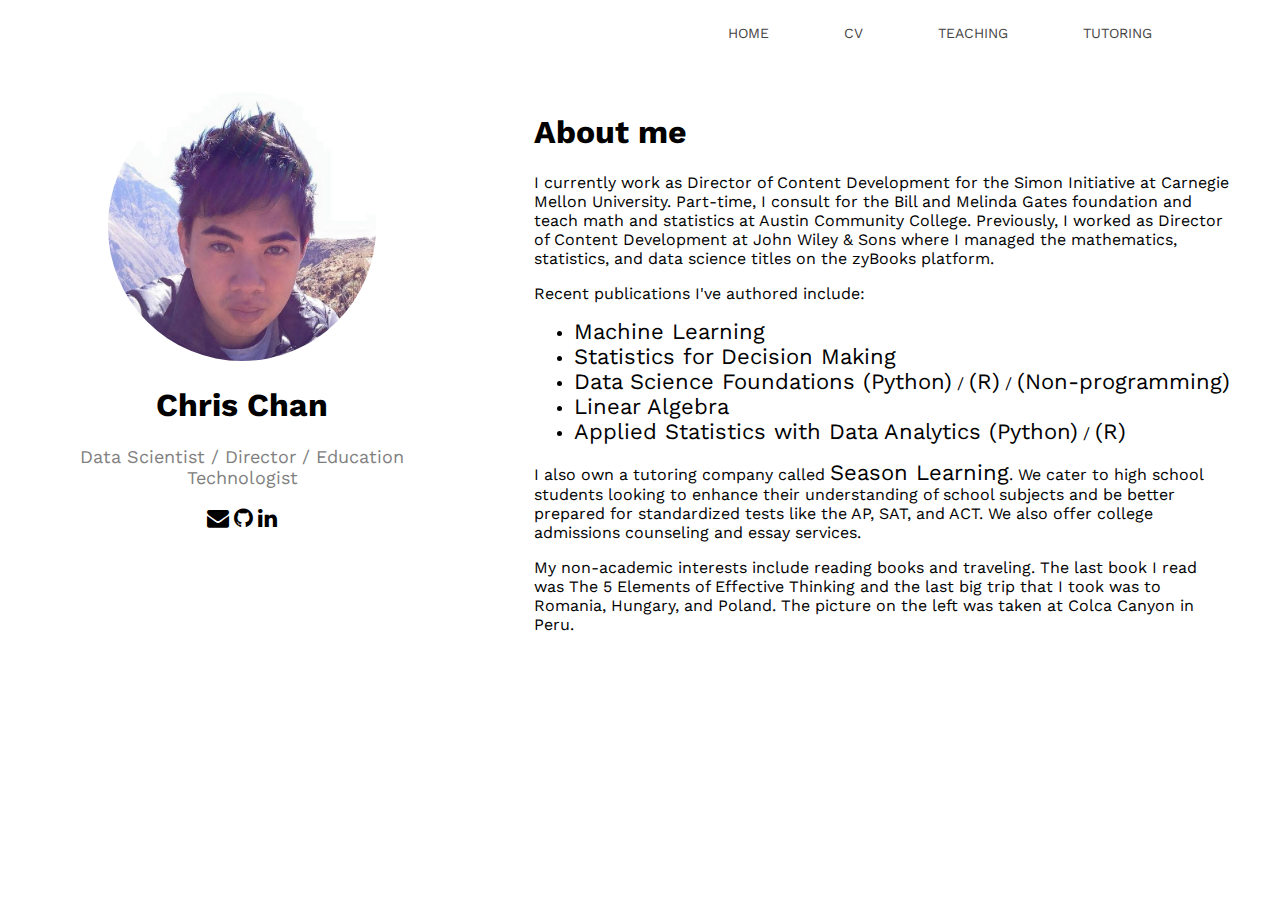
<file: index.html>
<!DOCTYPE html>
<html>
<head>
<link href='https://fonts.googleapis.com/css?family=Work Sans:300' rel='stylesheet'>
<link rel="stylesheet" href="https://cdnjs.cloudflare.com/ajax/libs/font-awesome/4.7.0/css/font-awesome.min.css">
<link href='css/styles.css' rel='stylesheet' type='text/css'>
<title>Chris Chan</title>
</head>

<body>
<header>
<div class="navcontainer">
<nav>
<ul>
<li><a href="/index.html">Home</a></li>
<li><a href="https://docs.google.com/document/d/1cmk44Nw9eTQXPitWF6oGFh3fMvASgZoDuuipjLZlSbU/edit?usp=sharing" target="_blank">CV</a></li>
<li><a href="/teaching.html">Teaching</a></li>
<li><a href="http://www.seasonlearning.com" target="_blank">Tutoring</a></li>
</ul>
</nav>
</div>
</header>
</body>

<div class="row">
<div class="card">
  <img src="/images/chris.jpeg" class ="img" alt="Chris" style="width:70%">
  <h1>Chris Chan</h1>
  <p class="title">Data Scientist / Director / Education Technologist</p>
  <a href="mailto:cjschan@gmail.com"><i class="fa fa-envelope"></i></a>
  <a href="https://github.com/cjschan" target="_blank"><i class="fa fa-github"></i></a>
  <a href="https://www.linkedin.com/in/cjschan/" target="_blank"><i class="fa fa-linkedin"></i></a>
</div>

<div class="column">
  <h1>About me</h1>
  <p>I currently work as Director of Content Development for the Simon Initiative at Carnegie Mellon University. Part-time, I consult for the Bill and Melinda Gates foundation and teach math and statistics at Austin Community College. Previously, I worked as Director of Content Development at John Wiley & Sons where I managed the mathematics, statistics, and data science titles on the zyBooks platform.</p>

<p>Recent publications I've authored include:</p>

<ul>
<li><a href="https://www.zybooks.com/catalog/machine-learning/" target="_blank">Machine Learning</a></li>
<li><a href="https://www.zybooks.com/catalog/statistics-for-decision-making/" target="_blank">Statistics for Decision Making</a></li>
<li><a href="https://www.zybooks.com/catalog/data-science-foundations-python/#toggle-id-7-closed" target="_blank">Data Science Foundations (Python)</a> / <a href="https://www.zybooks.com/catalog/data-science-foundations-r/" target="_blank">(R)</a> / <a href="https://www.zybooks.com/catalog/data-science-foundations/" target="_blank">(Non-programming)</a></li>
<li><a href="https://www.zybooks.com/catalog/linear-algebra/" target="_blank">Linear Algebra</a></li>
<li><a href="https://www.zybooks.com/catalog/applied-statistics-with-data-analytics-python/" target="_blank">Applied Statistics with Data Analytics (Python)</a> / <a href="https://www.zybooks.com/catalog/applied-statistics-with-data-analytics-r/" target="_blank">(R)</a></li>
</ul>
<p>I also own a tutoring company called <a href="http://www.seasonlearning.com" target="_blank">Season Learning</a>. We cater to high school students looking to enhance their understanding of school subjects and be better prepared for standardized tests like the AP, SAT, and ACT. We also offer college admissions counseling and essay services. </p>

<p>My non-academic interests include reading books and traveling. The last book I read was The 5 Elements of Effective Thinking and the last big trip that I took was to Romania, Hungary, and Poland. The picture on the left was taken at Colca Canyon in Peru.</p>
</div>
</div>
</html>
</file>
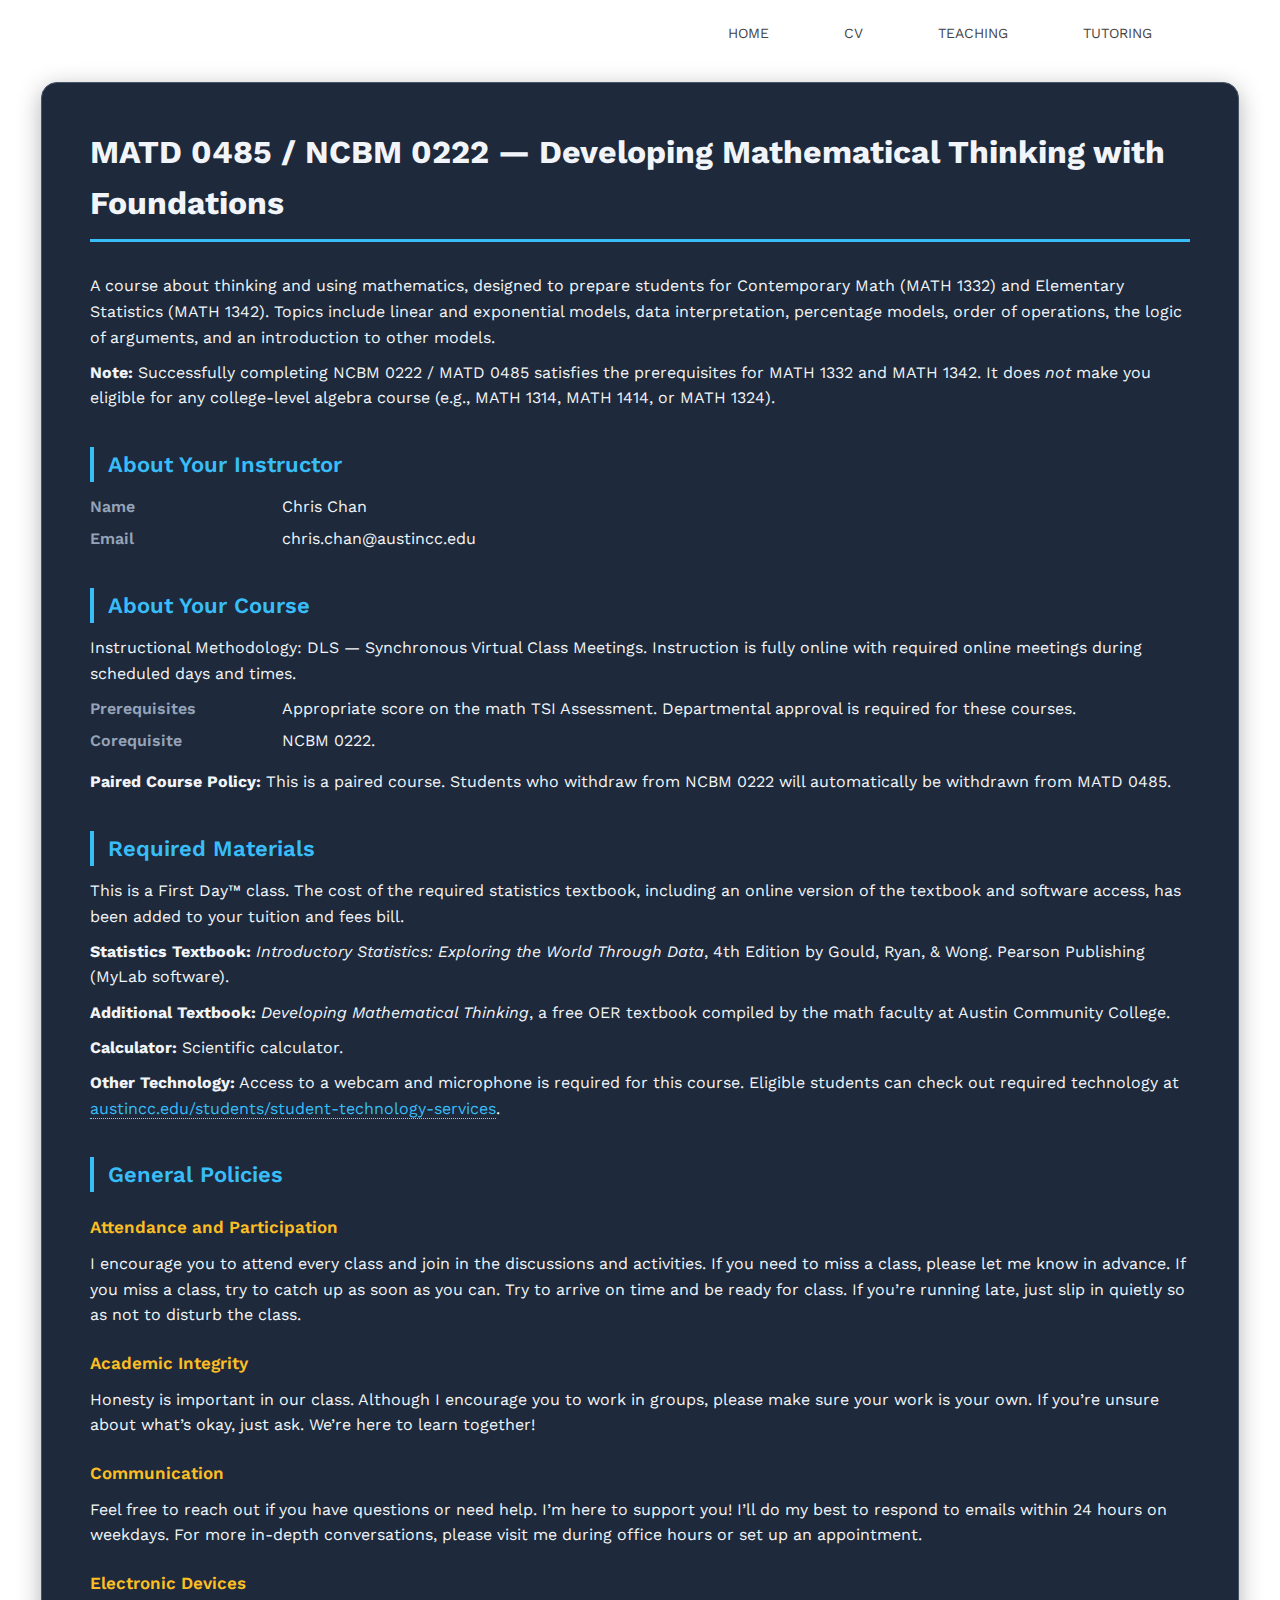
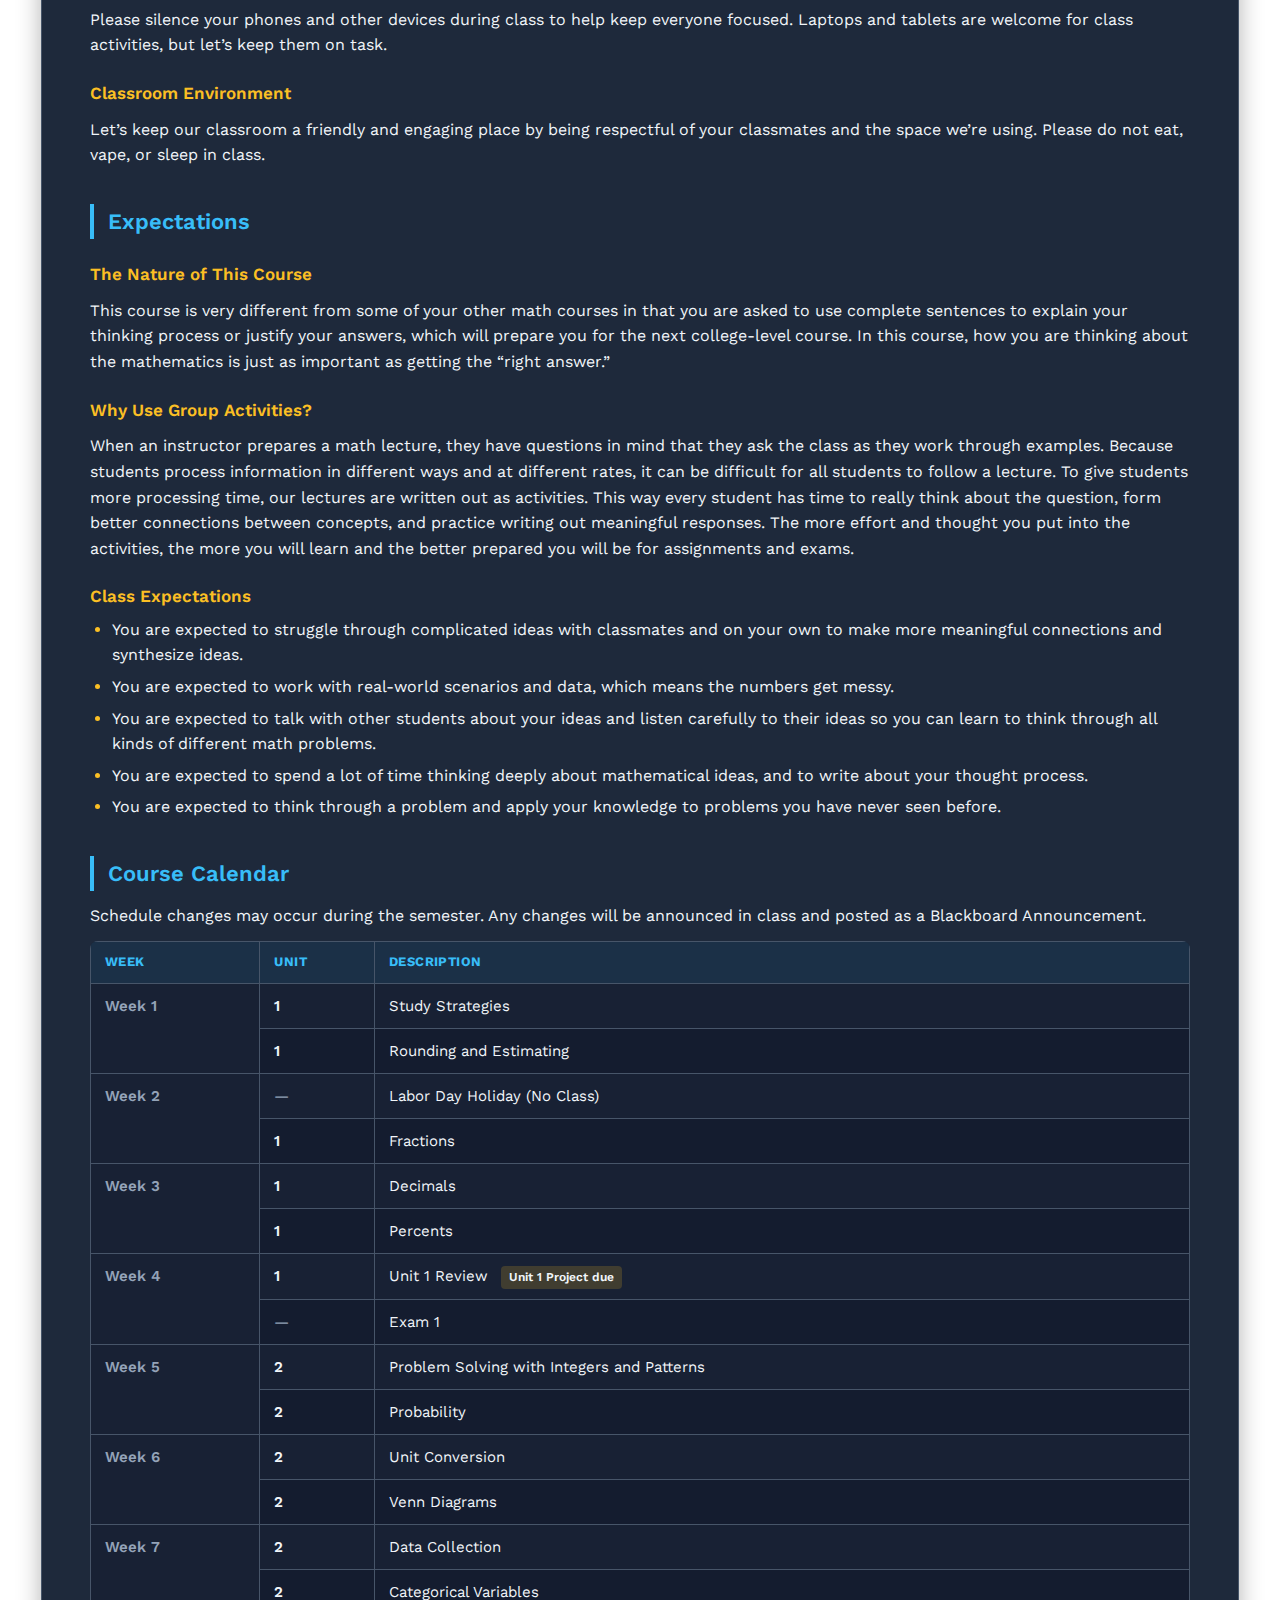
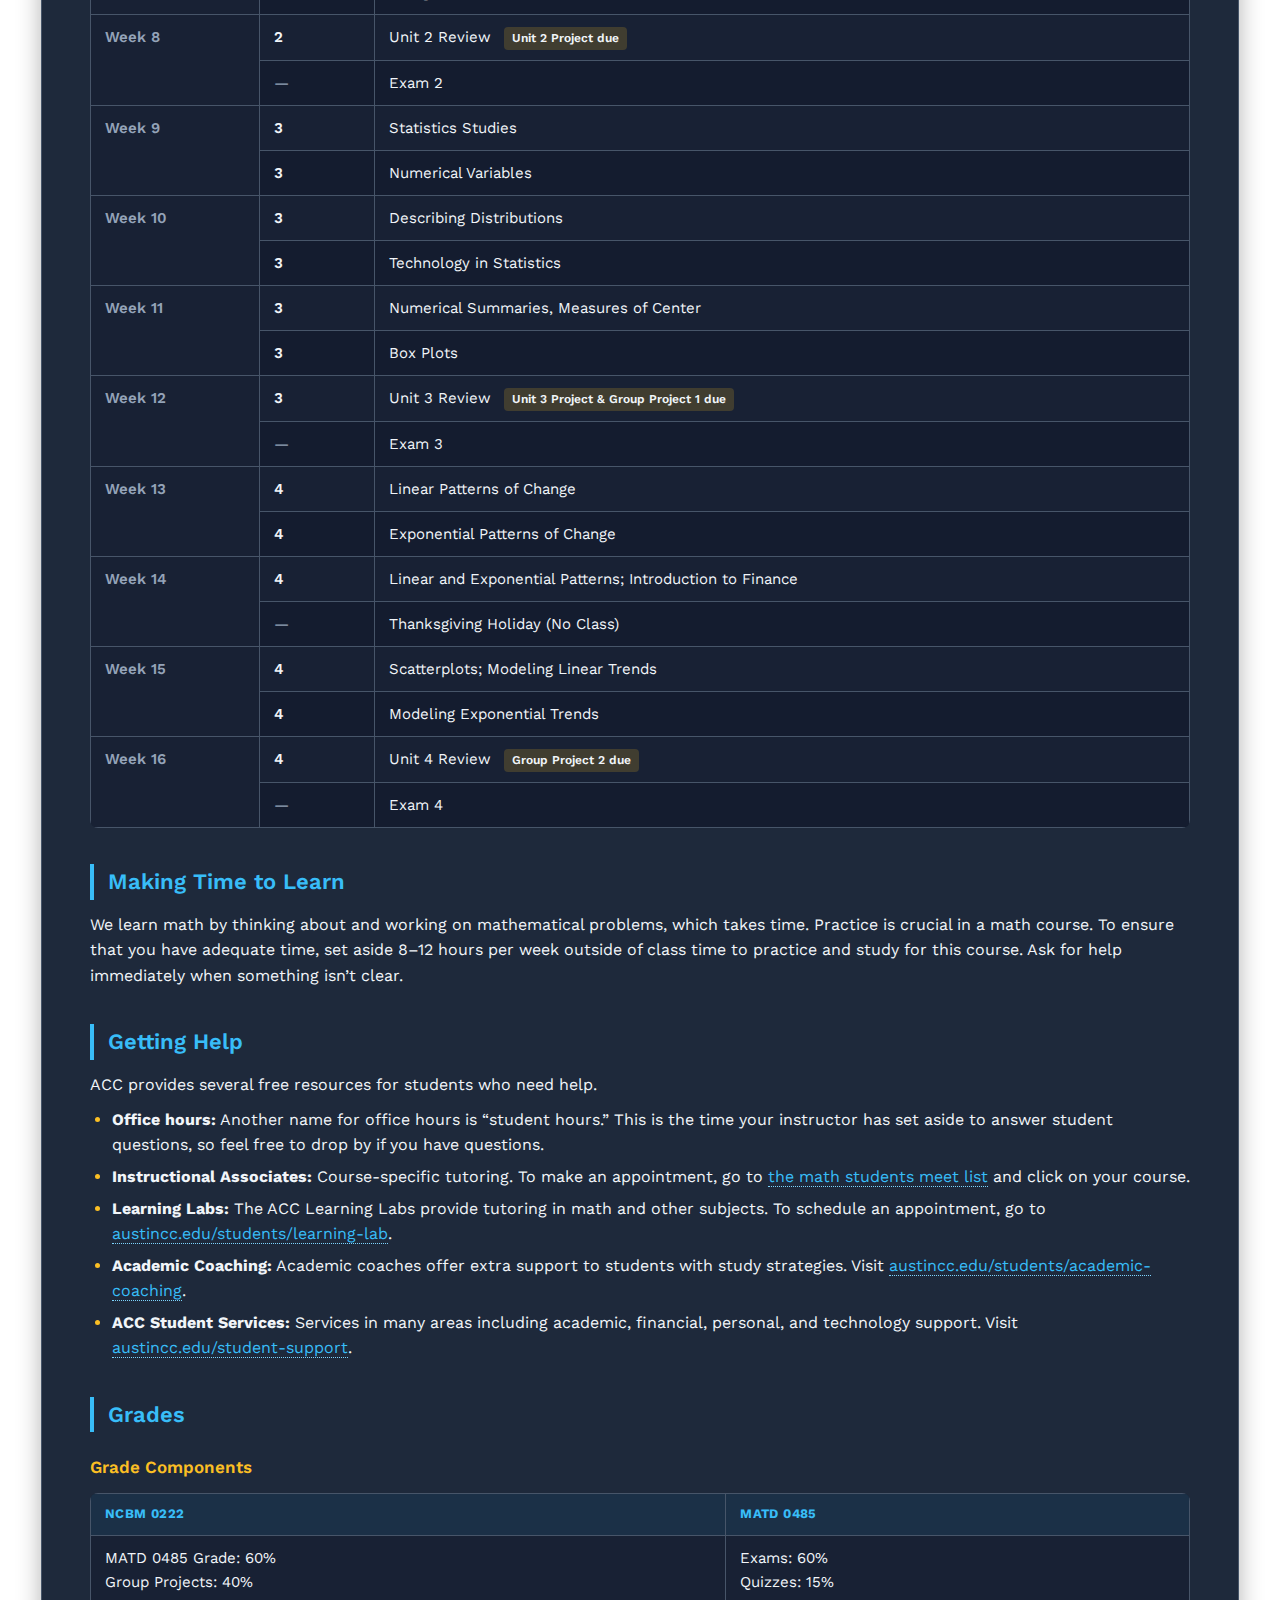
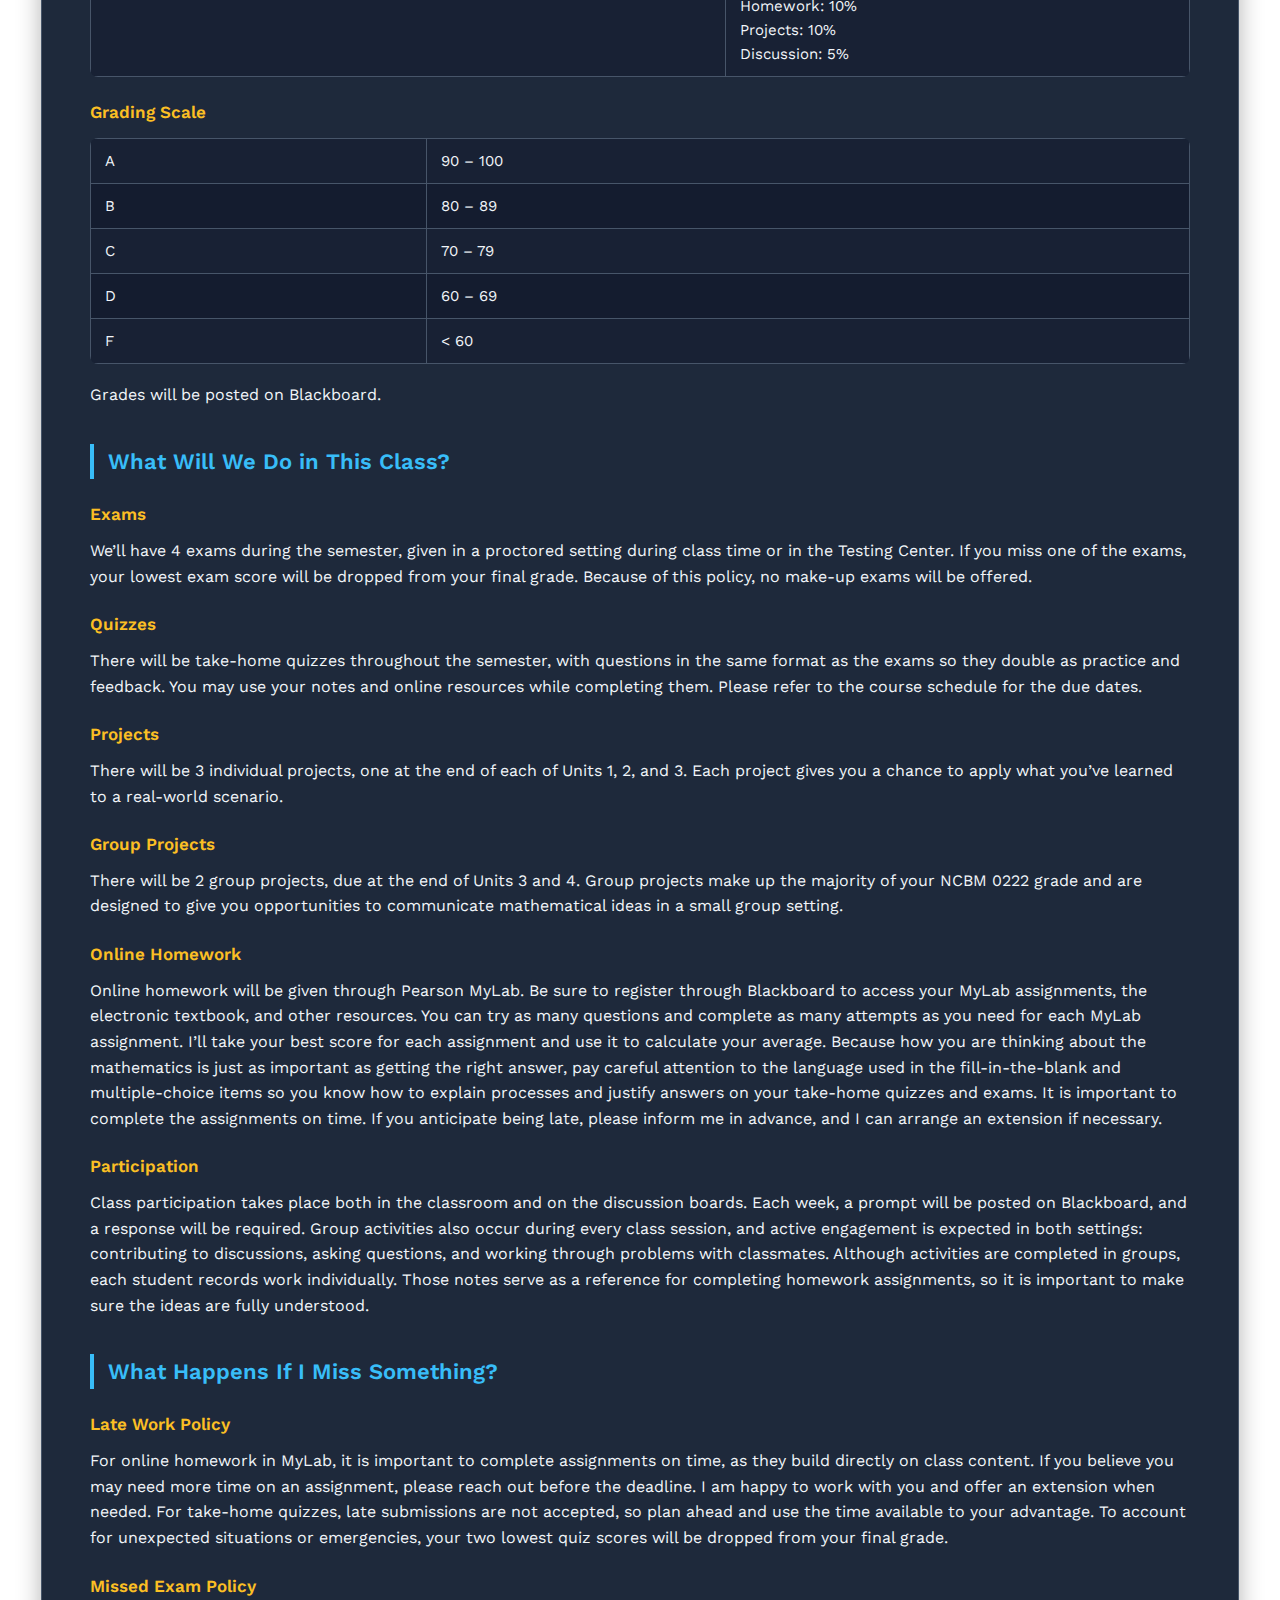
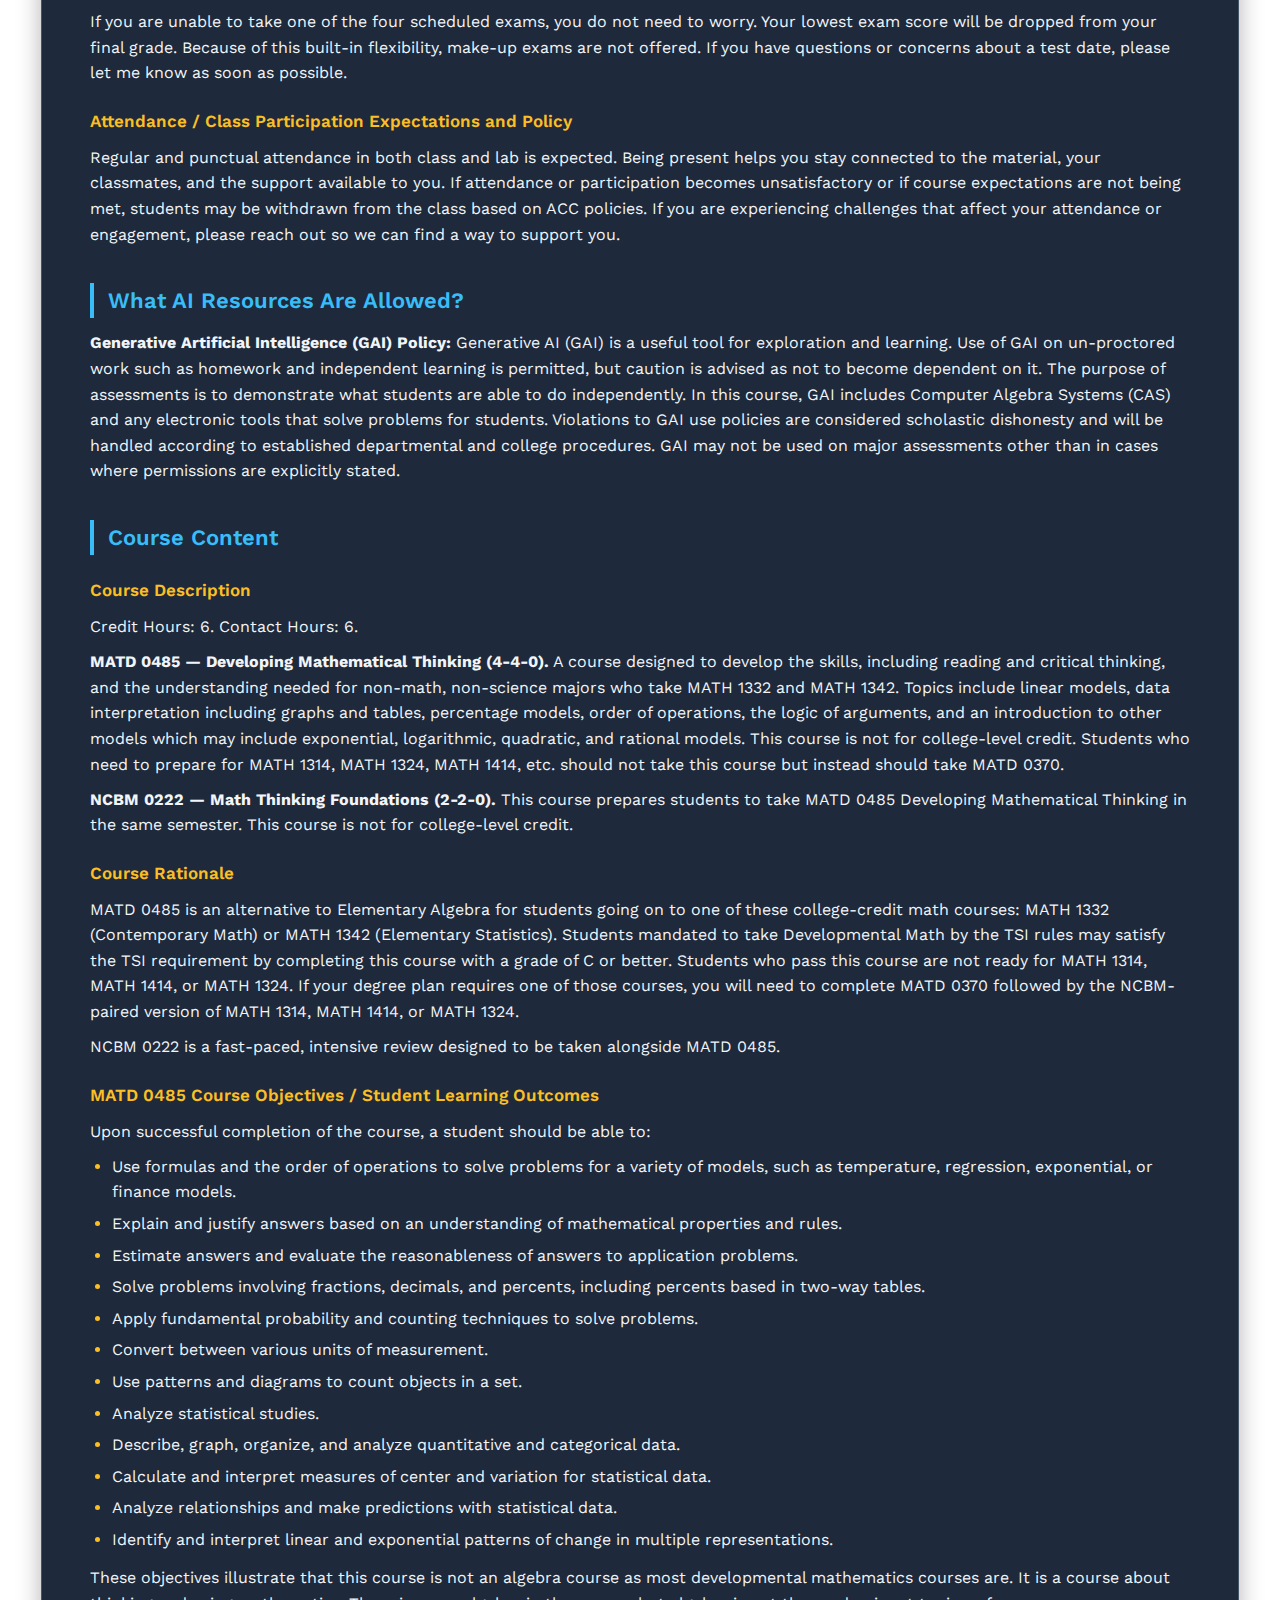
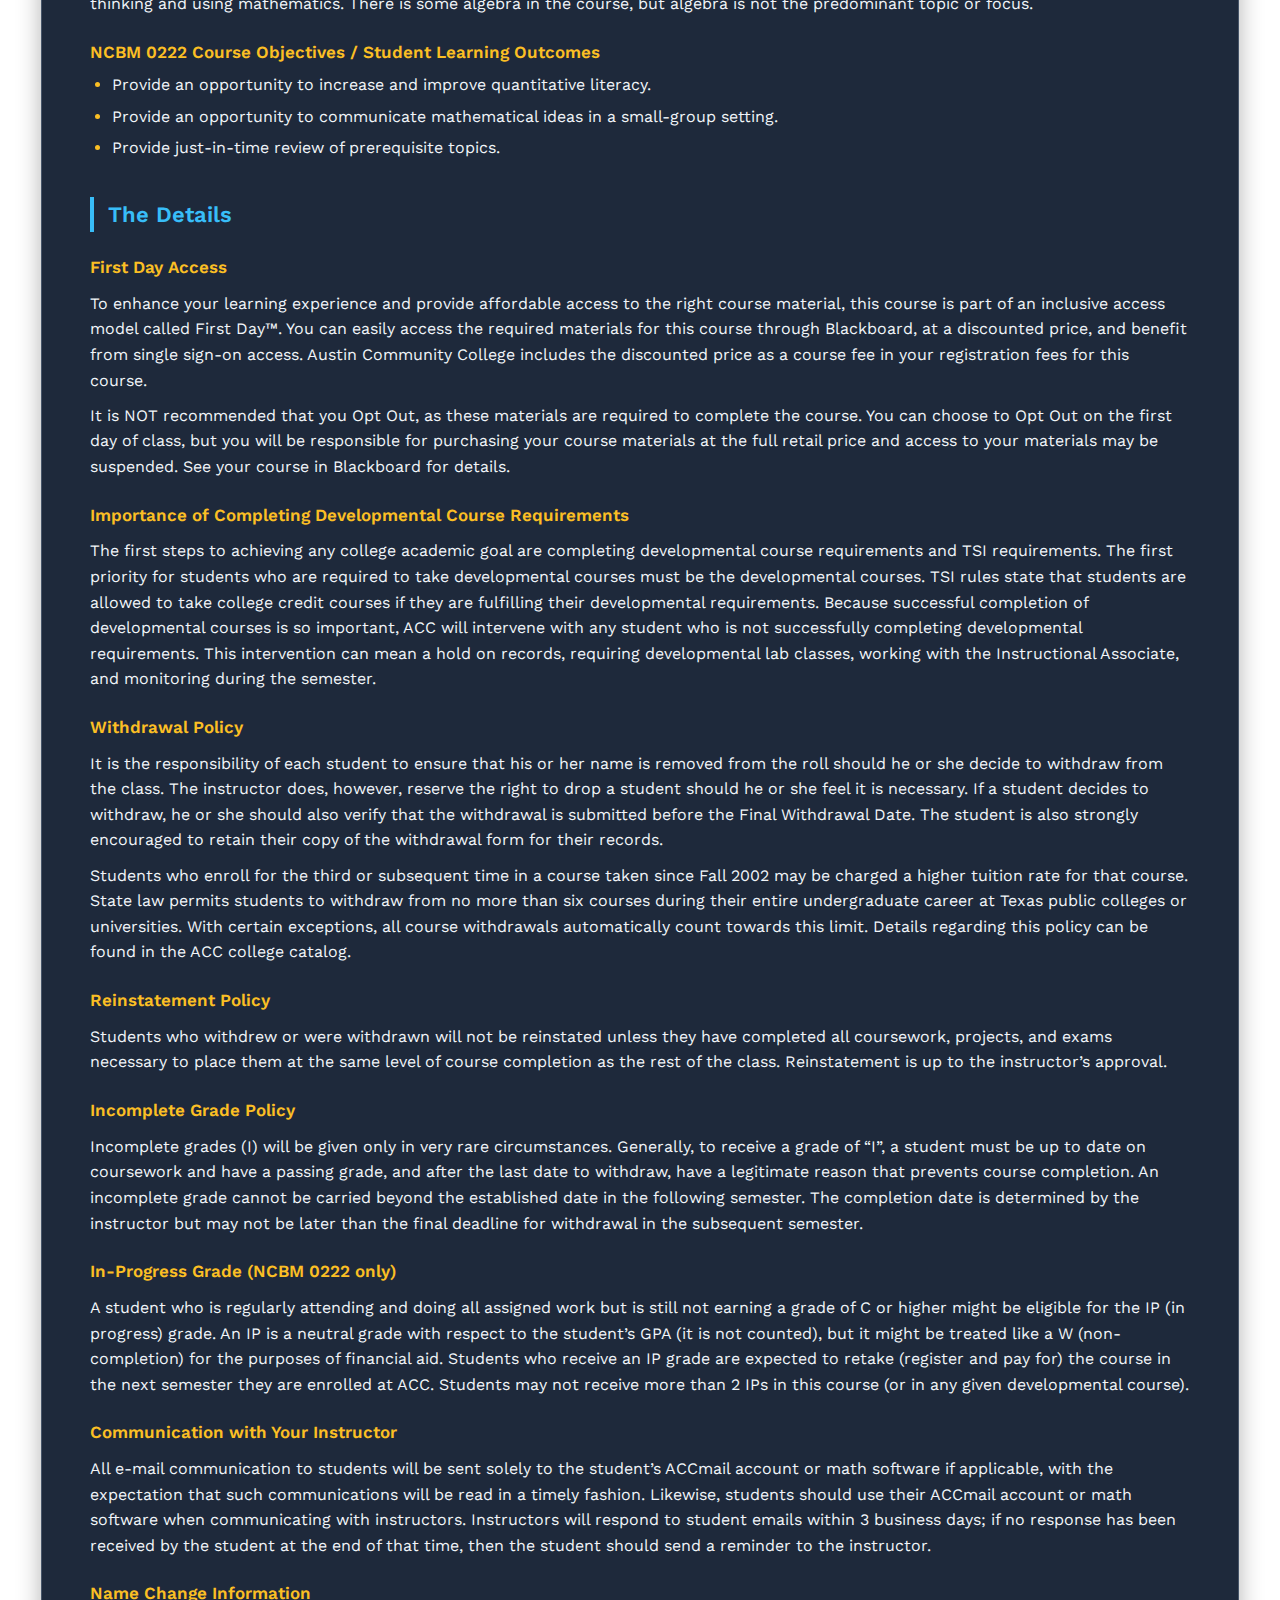
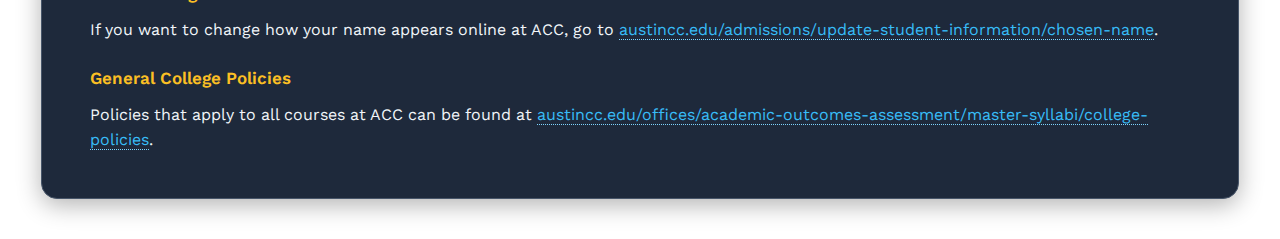
<file: courses/matd_0485/index.html>
<!DOCTYPE html>
<html lang="en">
<head>
<meta charset="UTF-8">
<meta name="viewport" content="width=device-width, initial-scale=1.0">
<title>MATD 0485 / NCBM 0222 - Developing Mathematical Thinking with Foundations</title>
<link href='https://fonts.googleapis.com/css?family=Work+Sans:400,500,600,700' rel='stylesheet'>
<link rel="stylesheet" href="https://cdnjs.cloudflare.com/ajax/libs/font-awesome/4.7.0/css/font-awesome.min.css">
<link href='/css/styles.css' rel='stylesheet' type='text/css'>
<style>
  :root {
    --primary: #38bdf8;
    --primary-dark: #0284c7;
    --primary-light: #7dd3fc;
    --accent: #fbbf24;
    --accent-light: #fde68a;
    --bg: #0f172a;
    --card-bg: #1e293b;
    --text: #f1f5f9;
    --muted: #94a3b8;
    --border: #475569;
  }
  .syllabus {
    max-width: 1100px;
    margin: 40px auto;
    padding: 36px 48px;
    background: var(--card-bg);
    border: 1px solid var(--border);
    border-radius: 16px;
    box-shadow: 0 6px 24px rgba(0, 0, 0, 0.30);
    color: var(--text);
    font-family: 'Work Sans', sans-serif;
    line-height: 1.6;
  }
  .syllabus h1 {
    color: var(--text);
    border-bottom: 3px solid var(--primary);
    padding-bottom: 10px;
    display: inline-block;
    margin-top: 8px;
    font-size: 32px;
    font-weight: 700;
  }
  .syllabus h2 {
    color: var(--primary);
    margin-top: 36px;
    margin-bottom: 12px;
    border-left: 4px solid var(--primary);
    padding-left: 14px;
    font-size: 22px;
    font-weight: 600;
  }
  .syllabus h3 {
    color: var(--accent);
    margin-top: 22px;
    margin-bottom: 6px;
    font-size: 17px;
    font-weight: 600;
  }
  .syllabus p { margin: 0.6em 0; }
  .syllabus ul { padding-left: 22px; margin: 0.4em 0 0.8em; }
  .syllabus ul li { margin-bottom: 6px; }
  .syllabus ul li::marker { color: var(--accent); }
  .syllabus a {
    color: var(--primary);
    text-decoration: none;
    border-bottom: 1px dotted var(--primary-light);
    transition: color 200ms ease, border-color 200ms ease;
    font-size: inherit;
  }
  .syllabus a:hover {
    color: var(--accent);
    border-bottom-color: var(--accent);
    opacity: 1;
  }
  .syllabus dl.meta { margin: 0.5em 0 1em; }
  .syllabus dl.meta dt {
    font-weight: 600;
    color: var(--muted);
    float: left;
    clear: left;
    min-width: 12em;
  }
  .syllabus dl.meta dd { margin: 0 0 0.4em 0; }
  .syllabus table {
    border-collapse: collapse;
    width: 100%;
    margin: 0.8em 0 1.2em;
    font-size: 15px;
    background: rgba(15, 23, 42, 0.4);
    border-radius: 8px;
    overflow: hidden;
  }
  .syllabus th, .syllabus td {
    border: 1px solid var(--border);
    padding: 10px 14px;
    text-align: left;
    vertical-align: top;
  }
  .syllabus th {
    background: rgba(56, 189, 248, 0.10);
    color: var(--primary);
    font-weight: 700;
    font-size: 13px;
    letter-spacing: 0.4px;
    text-transform: uppercase;
  }
  .syllabus tr:nth-child(even) td { background: rgba(15, 23, 42, 0.5); }
  .syllabus .week-cell {
    color: var(--muted);
    font-weight: 600;
    white-space: nowrap;
  }
  .syllabus .section-cell { font-weight: 600; }
  .syllabus .section-cell .nolink { color: var(--muted); font-weight: 400; }
  .syllabus .grade-table td { vertical-align: top; }
  @media (max-width: 900px) {
    .syllabus { margin: 16px; padding: 24px 20px; }
    .syllabus h1 { font-size: 26px; }
    .syllabus h2 { font-size: 19px; }
    .syllabus dl.meta dt { float: none; min-width: 0; }
    .syllabus table { font-size: 14px; }
    .syllabus th, .syllabus td { padding: 8px 10px; }
  }
</style>
</head>
<body>
<header>
<div class="navcontainer">
<nav>
<ul>
<li><a href="/index.html">Home</a></li>
<li><a href="/cv.html">CV</a></li>
<li><a href="/teaching.html">Teaching</a></li>
<li><a href="http://www.seasonlearning.com" target="_blank">Tutoring</a></li>
</ul>
</nav>
</div>
</header>

<div class="syllabus">

<h1>MATD 0485 / NCBM 0222 &mdash; Developing Mathematical Thinking with Foundations</h1>
<p>A course about thinking and using mathematics, designed to prepare students for Contemporary Math (MATH 1332) and Elementary Statistics (MATH 1342). Topics include linear and exponential models, data interpretation, percentage models, order of operations, the logic of arguments, and an introduction to other models.</p>
<p><b>Note:</b> Successfully completing NCBM 0222 / MATD 0485 satisfies the prerequisites for MATH 1332 and MATH 1342. It does <i>not</i> make you eligible for any college-level algebra course (e.g., MATH 1314, MATH 1414, or MATH 1324).</p>

<h2>About Your Instructor</h2>
<dl class="meta">
  <dt>Name</dt><dd>Chris Chan</dd>
  <dt>Email</dt><dd>chris.chan@austincc.edu</dd>
</dl>

<h2>About Your Course</h2>
<p>Instructional Methodology: DLS &mdash; Synchronous Virtual Class Meetings. Instruction is fully online with required online meetings during scheduled days and times.</p>
<dl class="meta">
  <dt>Prerequisites</dt><dd>Appropriate score on the math TSI Assessment. Departmental approval is required for these courses.</dd>
  <dt>Corequisite</dt><dd>NCBM 0222.</dd>
</dl>
<p><b>Paired Course Policy:</b> This is a paired course. Students who withdraw from NCBM 0222 will automatically be withdrawn from MATD 0485.</p>

<h2>Required Materials</h2>
<p>This is a First Day&trade; class. The cost of the required statistics textbook, including an online version of the textbook and software access, has been added to your tuition and fees bill.</p>
<p><b>Statistics Textbook:</b> <i>Introductory Statistics: Exploring the World Through Data</i>, 4th Edition by Gould, Ryan, &amp; Wong. Pearson Publishing (MyLab software).</p>
<p><b>Additional Textbook:</b> <i>Developing Mathematical Thinking</i>, a free OER textbook compiled by the math faculty at Austin Community College.</p>
<p><b>Calculator:</b> Scientific calculator.</p>
<p><b>Other Technology:</b> Access to a webcam and microphone is required for this course. Eligible students can check out required technology at <a href="https://www.austincc.edu/students/student-technology-services" target="_blank">austincc.edu/students/student-technology-services</a>.</p>

<h2>General Policies</h2>

<h3>Attendance and Participation</h3>
<p>I encourage you to attend every class and join in the discussions and activities. If you need to miss a class, please let me know in advance. If you miss a class, try to catch up as soon as you can. Try to arrive on time and be ready for class. If you&rsquo;re running late, just slip in quietly so as not to disturb the class.</p>

<h3>Academic Integrity</h3>
<p>Honesty is important in our class. Although I encourage you to work in groups, please make sure your work is your own. If you&rsquo;re unsure about what&rsquo;s okay, just ask. We&rsquo;re here to learn together!</p>

<h3>Communication</h3>
<p>Feel free to reach out if you have questions or need help. I&rsquo;m here to support you! I&rsquo;ll do my best to respond to emails within 24 hours on weekdays. For more in-depth conversations, please visit me during office hours or set up an appointment.</p>

<h3>Electronic Devices</h3>
<p>Please silence your phones and other devices during class to help keep everyone focused. Laptops and tablets are welcome for class activities, but let&rsquo;s keep them on task.</p>

<h3>Classroom Environment</h3>
<p>Let&rsquo;s keep our classroom a friendly and engaging place by being respectful of your classmates and the space we&rsquo;re using. Please do not eat, vape, or sleep in class.</p>

<h2>Expectations</h2>

<h3>The Nature of This Course</h3>
<p>This course is very different from some of your other math courses in that you are asked to use complete sentences to explain your thinking process or justify your answers, which will prepare you for the next college-level course. In this course, how you are thinking about the mathematics is just as important as getting the &ldquo;right answer.&rdquo;</p>

<h3>Why Use Group Activities?</h3>
<p>When an instructor prepares a math lecture, they have questions in mind that they ask the class as they work through examples. Because students process information in different ways and at different rates, it can be difficult for all students to follow a lecture. To give students more processing time, our lectures are written out as activities. This way every student has time to really think about the question, form better connections between concepts, and practice writing out meaningful responses. The more effort and thought you put into the activities, the more you will learn and the better prepared you will be for assignments and exams.</p>

<h3>Class Expectations</h3>
<ul>
  <li>You are expected to struggle through complicated ideas with classmates and on your own to make more meaningful connections and synthesize ideas.</li>
  <li>You are expected to work with real-world scenarios and data, which means the numbers get messy.</li>
  <li>You are expected to talk with other students about your ideas and listen carefully to their ideas so you can learn to think through all kinds of different math problems.</li>
  <li>You are expected to spend a lot of time thinking deeply about mathematical ideas, and to write about your thought process.</li>
  <li>You are expected to think through a problem and apply your knowledge to problems you have never seen before.</li>
</ul>

<h2>Course Calendar</h2>
<p>Schedule changes may occur during the semester. Any changes will be announced in class and posted as a Blackboard Announcement.</p>
<table>
  <thead>
    <tr><th>Week</th><th>Unit</th><th>Description</th></tr>
  </thead>
  <tbody>
    <tr><td class="week-cell" rowspan="2">Week 1</td><td class="section-cell">1</td><td>Study Strategies</td></tr>
    <tr><td class="section-cell">1</td><td>Rounding and Estimating</td></tr>
    <tr><td class="week-cell" rowspan="2">Week 2</td><td class="section-cell"><span class="nolink">&mdash;</span></td><td>Labor Day Holiday (No Class)</td></tr>
    <tr><td class="section-cell">1</td><td>Fractions</td></tr>
    <tr><td class="week-cell" rowspan="2">Week 3</td><td class="section-cell">1</td><td>Decimals</td></tr>
    <tr><td class="section-cell">1</td><td>Percents</td></tr>
    <tr><td class="week-cell" rowspan="2">Week 4</td><td class="section-cell">1</td><td>Unit 1 Review <span style="display:inline-block; margin-left:8px; padding:2px 8px; border-radius:4px; background:rgba(251,191,36,0.18); color:var(--amber); font-size:12px; font-weight:600;">Unit 1 Project due</span></td></tr>
    <tr><td class="section-cell"><span class="nolink">&mdash;</span></td><td>Exam 1</td></tr>
    <tr><td class="week-cell" rowspan="2">Week 5</td><td class="section-cell">2</td><td>Problem Solving with Integers and Patterns</td></tr>
    <tr><td class="section-cell">2</td><td>Probability</td></tr>
    <tr><td class="week-cell" rowspan="2">Week 6</td><td class="section-cell">2</td><td>Unit Conversion</td></tr>
    <tr><td class="section-cell">2</td><td>Venn Diagrams</td></tr>
    <tr><td class="week-cell" rowspan="2">Week 7</td><td class="section-cell">2</td><td>Data Collection</td></tr>
    <tr><td class="section-cell">2</td><td>Categorical Variables</td></tr>
    <tr><td class="week-cell" rowspan="2">Week 8</td><td class="section-cell">2</td><td>Unit 2 Review <span style="display:inline-block; margin-left:8px; padding:2px 8px; border-radius:4px; background:rgba(251,191,36,0.18); color:var(--amber); font-size:12px; font-weight:600;">Unit 2 Project due</span></td></tr>
    <tr><td class="section-cell"><span class="nolink">&mdash;</span></td><td>Exam 2</td></tr>
    <tr><td class="week-cell" rowspan="2">Week 9</td><td class="section-cell">3</td><td>Statistics Studies</td></tr>
    <tr><td class="section-cell">3</td><td>Numerical Variables</td></tr>
    <tr><td class="week-cell" rowspan="2">Week 10</td><td class="section-cell">3</td><td>Describing Distributions</td></tr>
    <tr><td class="section-cell">3</td><td>Technology in Statistics</td></tr>
    <tr><td class="week-cell" rowspan="2">Week 11</td><td class="section-cell">3</td><td>Numerical Summaries, Measures of Center</td></tr>
    <tr><td class="section-cell">3</td><td>Box Plots</td></tr>
    <tr><td class="week-cell" rowspan="2">Week 12</td><td class="section-cell">3</td><td>Unit 3 Review <span style="display:inline-block; margin-left:8px; padding:2px 8px; border-radius:4px; background:rgba(251,191,36,0.18); color:var(--amber); font-size:12px; font-weight:600;">Unit 3 Project &amp; Group Project 1 due</span></td></tr>
    <tr><td class="section-cell"><span class="nolink">&mdash;</span></td><td>Exam 3</td></tr>
    <tr><td class="week-cell" rowspan="2">Week 13</td><td class="section-cell">4</td><td>Linear Patterns of Change</td></tr>
    <tr><td class="section-cell">4</td><td>Exponential Patterns of Change</td></tr>
    <tr><td class="week-cell" rowspan="2">Week 14</td><td class="section-cell">4</td><td>Linear and Exponential Patterns; Introduction to Finance</td></tr>
    <tr><td class="section-cell"><span class="nolink">&mdash;</span></td><td>Thanksgiving Holiday (No Class)</td></tr>
    <tr><td class="week-cell" rowspan="2">Week 15</td><td class="section-cell">4</td><td>Scatterplots; Modeling Linear Trends</td></tr>
    <tr><td class="section-cell">4</td><td>Modeling Exponential Trends</td></tr>
    <tr><td class="week-cell" rowspan="2">Week 16</td><td class="section-cell">4</td><td>Unit 4 Review <span style="display:inline-block; margin-left:8px; padding:2px 8px; border-radius:4px; background:rgba(251,191,36,0.18); color:var(--amber); font-size:12px; font-weight:600;">Group Project 2 due</span></td></tr>
    <tr><td class="section-cell"><span class="nolink">&mdash;</span></td><td>Exam 4</td></tr>
  </tbody>
</table>

<h2>Making Time to Learn</h2>
<p>We learn math by thinking about and working on mathematical problems, which takes time. Practice is crucial in a math course. To ensure that you have adequate time, set aside 8&ndash;12 hours per week outside of class time to practice and study for this course. Ask for help immediately when something isn&rsquo;t clear.</p>

<h2>Getting Help</h2>
<p>ACC provides several free resources for students who need help.</p>
<ul>
  <li><b>Office hours:</b> Another name for office hours is &ldquo;student hours.&rdquo; This is the time your instructor has set aside to answer student questions, so feel free to drop by if you have questions.</li>
  <li><b>Instructional Associates:</b> Course-specific tutoring. To make an appointment, go to <a href="https://sites.google.com/a/austincc.edu/math-students/meet/list" target="_blank">the math students meet list</a> and click on your course.</li>
  <li><b>Learning Labs:</b> The ACC Learning Labs provide tutoring in math and other subjects. To schedule an appointment, go to <a href="https://www.austincc.edu/students/learning-lab" target="_blank">austincc.edu/students/learning-lab</a>.</li>
  <li><b>Academic Coaching:</b> Academic coaches offer extra support to students with study strategies. Visit <a href="https://www.austincc.edu/students/academic-coaching" target="_blank">austincc.edu/students/academic-coaching</a>.</li>
  <li><b>ACC Student Services:</b> Services in many areas including academic, financial, personal, and technology support. Visit <a href="https://www.austincc.edu/student-support" target="_blank">austincc.edu/student-support</a>.</li>
</ul>

<h2>Grades</h2>

<h3>Grade Components</h3>
<table class="grade-table">
  <thead>
    <tr><th>NCBM 0222</th><th>MATD 0485</th></tr>
  </thead>
  <tbody>
    <tr>
      <td>MATD 0485 Grade: 60%<br>Group Projects: 40%</td>
      <td>Exams: 60%<br>Quizzes: 15%<br>Homework: 10%<br>Projects: 10%<br>Discussion: 5%</td>
    </tr>
  </tbody>
</table>

<h3>Grading Scale</h3>
<table>
  <tbody>
    <tr><td>A</td><td>90 &ndash; 100</td></tr>
    <tr><td>B</td><td>80 &ndash; 89</td></tr>
    <tr><td>C</td><td>70 &ndash; 79</td></tr>
    <tr><td>D</td><td>60 &ndash; 69</td></tr>
    <tr><td>F</td><td>&lt; 60</td></tr>
  </tbody>
</table>
<p>Grades will be posted on Blackboard.</p>

<h2>What Will We Do in This Class?</h2>

<h3>Exams</h3>
<p>We&rsquo;ll have 4 exams during the semester, given in a proctored setting during class time or in the Testing Center. If you miss one of the exams, your lowest exam score will be dropped from your final grade. Because of this policy, no make-up exams will be offered.</p>

<h3>Quizzes</h3>
<p>There will be take-home quizzes throughout the semester, with questions in the same format as the exams so they double as practice and feedback. You may use your notes and online resources while completing them. Please refer to the course schedule for the due dates.</p>

<h3>Projects</h3>
<p>There will be 3 individual projects, one at the end of each of Units 1, 2, and 3. Each project gives you a chance to apply what you&rsquo;ve learned to a real-world scenario.</p>

<h3>Group Projects</h3>
<p>There will be 2 group projects, due at the end of Units 3 and 4. Group projects make up the majority of your NCBM 0222 grade and are designed to give you opportunities to communicate mathematical ideas in a small group setting.</p>

<h3>Online Homework</h3>
<p>Online homework will be given through Pearson MyLab. Be sure to register through Blackboard to access your MyLab assignments, the electronic textbook, and other resources. You can try as many questions and complete as many attempts as you need for each MyLab assignment. I&rsquo;ll take your best score for each assignment and use it to calculate your average. Because how you are thinking about the mathematics is just as important as getting the right answer, pay careful attention to the language used in the fill-in-the-blank and multiple-choice items so you know how to explain processes and justify answers on your take-home quizzes and exams. It is important to complete the assignments on time. If you anticipate being late, please inform me in advance, and I can arrange an extension if necessary.</p>

<h3>Participation</h3>
<p>Class participation takes place both in the classroom and on the discussion boards. Each week, a prompt will be posted on Blackboard, and a response will be required. Group activities also occur during every class session, and active engagement is expected in both settings: contributing to discussions, asking questions, and working through problems with classmates. Although activities are completed in groups, each student records work individually. Those notes serve as a reference for completing homework assignments, so it is important to make sure the ideas are fully understood.</p>

<h2>What Happens If I Miss Something?</h2>

<h3>Late Work Policy</h3>
<p>For online homework in MyLab, it is important to complete assignments on time, as they build directly on class content. If you believe you may need more time on an assignment, please reach out before the deadline. I am happy to work with you and offer an extension when needed. For take-home quizzes, late submissions are not accepted, so plan ahead and use the time available to your advantage. To account for unexpected situations or emergencies, your two lowest quiz scores will be dropped from your final grade.</p>

<h3>Missed Exam Policy</h3>
<p>If you are unable to take one of the four scheduled exams, you do not need to worry. Your lowest exam score will be dropped from your final grade. Because of this built-in flexibility, make-up exams are not offered. If you have questions or concerns about a test date, please let me know as soon as possible.</p>

<h3>Attendance / Class Participation Expectations and Policy</h3>
<p>Regular and punctual attendance in both class and lab is expected. Being present helps you stay connected to the material, your classmates, and the support available to you. If attendance or participation becomes unsatisfactory or if course expectations are not being met, students may be withdrawn from the class based on ACC policies. If you are experiencing challenges that affect your attendance or engagement, please reach out so we can find a way to support you.</p>

<h2>What AI Resources Are Allowed?</h2>
<p><b>Generative Artificial Intelligence (GAI) Policy:</b> Generative AI (GAI) is a useful tool for exploration and learning. Use of GAI on un-proctored work such as homework and independent learning is permitted, but caution is advised as not to become dependent on it. The purpose of assessments is to demonstrate what students are able to do independently. In this course, GAI includes Computer Algebra Systems (CAS) and any electronic tools that solve problems for students. Violations to GAI use policies are considered scholastic dishonesty and will be handled according to established departmental and college procedures. GAI may not be used on major assessments other than in cases where permissions are explicitly stated.</p>

<h2>Course Content</h2>

<h3>Course Description</h3>
<p>Credit Hours: 6. Contact Hours: 6.</p>
<p><b>MATD 0485 &mdash; Developing Mathematical Thinking (4-4-0).</b> A course designed to develop the skills, including reading and critical thinking, and the understanding needed for non-math, non-science majors who take MATH 1332 and MATH 1342. Topics include linear models, data interpretation including graphs and tables, percentage models, order of operations, the logic of arguments, and an introduction to other models which may include exponential, logarithmic, quadratic, and rational models. This course is not for college-level credit. Students who need to prepare for MATH 1314, MATH 1324, MATH 1414, etc. should not take this course but instead should take MATD 0370.</p>
<p><b>NCBM 0222 &mdash; Math Thinking Foundations (2-2-0).</b> This course prepares students to take MATD 0485 Developing Mathematical Thinking in the same semester. This course is not for college-level credit.</p>

<h3>Course Rationale</h3>
<p>MATD 0485 is an alternative to Elementary Algebra for students going on to one of these college-credit math courses: MATH 1332 (Contemporary Math) or MATH 1342 (Elementary Statistics). Students mandated to take Developmental Math by the TSI rules may satisfy the TSI requirement by completing this course with a grade of C or better. Students who pass this course are not ready for MATH 1314, MATH 1414, or MATH 1324. If your degree plan requires one of those courses, you will need to complete MATD 0370 followed by the NCBM-paired version of MATH 1314, MATH 1414, or MATH 1324.</p>
<p>NCBM 0222 is a fast-paced, intensive review designed to be taken alongside MATD 0485.</p>

<h3>MATD 0485 Course Objectives / Student Learning Outcomes</h3>
<p>Upon successful completion of the course, a student should be able to:</p>
<ul>
  <li>Use formulas and the order of operations to solve problems for a variety of models, such as temperature, regression, exponential, or finance models.</li>
  <li>Explain and justify answers based on an understanding of mathematical properties and rules.</li>
  <li>Estimate answers and evaluate the reasonableness of answers to application problems.</li>
  <li>Solve problems involving fractions, decimals, and percents, including percents based in two-way tables.</li>
  <li>Apply fundamental probability and counting techniques to solve problems.</li>
  <li>Convert between various units of measurement.</li>
  <li>Use patterns and diagrams to count objects in a set.</li>
  <li>Analyze statistical studies.</li>
  <li>Describe, graph, organize, and analyze quantitative and categorical data.</li>
  <li>Calculate and interpret measures of center and variation for statistical data.</li>
  <li>Analyze relationships and make predictions with statistical data.</li>
  <li>Identify and interpret linear and exponential patterns of change in multiple representations.</li>
</ul>
<p>These objectives illustrate that this course is not an algebra course as most developmental mathematics courses are. It is a course about thinking and using mathematics. There is some algebra in the course, but algebra is not the predominant topic or focus.</p>

<h3>NCBM 0222 Course Objectives / Student Learning Outcomes</h3>
<ul>
  <li>Provide an opportunity to increase and improve quantitative literacy.</li>
  <li>Provide an opportunity to communicate mathematical ideas in a small-group setting.</li>
  <li>Provide just-in-time review of prerequisite topics.</li>
</ul>

<h2>The Details</h2>

<h3>First Day Access</h3>
<p>To enhance your learning experience and provide affordable access to the right course material, this course is part of an inclusive access model called First Day&trade;. You can easily access the required materials for this course through Blackboard, at a discounted price, and benefit from single sign-on access. Austin Community College includes the discounted price as a course fee in your registration fees for this course.</p>
<p>It is NOT recommended that you Opt Out, as these materials are required to complete the course. You can choose to Opt Out on the first day of class, but you will be responsible for purchasing your course materials at the full retail price and access to your materials may be suspended. See your course in Blackboard for details.</p>

<h3>Importance of Completing Developmental Course Requirements</h3>
<p>The first steps to achieving any college academic goal are completing developmental course requirements and TSI requirements. The first priority for students who are required to take developmental courses must be the developmental courses. TSI rules state that students are allowed to take college credit courses if they are fulfilling their developmental requirements. Because successful completion of developmental courses is so important, ACC will intervene with any student who is not successfully completing developmental requirements. This intervention can mean a hold on records, requiring developmental lab classes, working with the Instructional Associate, and monitoring during the semester.</p>

<h3>Withdrawal Policy</h3>
<p>It is the responsibility of each student to ensure that his or her name is removed from the roll should he or she decide to withdraw from the class. The instructor does, however, reserve the right to drop a student should he or she feel it is necessary. If a student decides to withdraw, he or she should also verify that the withdrawal is submitted before the Final Withdrawal Date. The student is also strongly encouraged to retain their copy of the withdrawal form for their records.</p>
<p>Students who enroll for the third or subsequent time in a course taken since Fall 2002 may be charged a higher tuition rate for that course. State law permits students to withdraw from no more than six courses during their entire undergraduate career at Texas public colleges or universities. With certain exceptions, all course withdrawals automatically count towards this limit. Details regarding this policy can be found in the ACC college catalog.</p>

<h3>Reinstatement Policy</h3>
<p>Students who withdrew or were withdrawn will not be reinstated unless they have completed all coursework, projects, and exams necessary to place them at the same level of course completion as the rest of the class. Reinstatement is up to the instructor&rsquo;s approval.</p>

<h3>Incomplete Grade Policy</h3>
<p>Incomplete grades (I) will be given only in very rare circumstances. Generally, to receive a grade of &ldquo;I&rdquo;, a student must be up to date on coursework and have a passing grade, and after the last date to withdraw, have a legitimate reason that prevents course completion. An incomplete grade cannot be carried beyond the established date in the following semester. The completion date is determined by the instructor but may not be later than the final deadline for withdrawal in the subsequent semester.</p>

<h3>In-Progress Grade (NCBM 0222 only)</h3>
<p>A student who is regularly attending and doing all assigned work but is still not earning a grade of C or higher might be eligible for the IP (in progress) grade. An IP is a neutral grade with respect to the student&rsquo;s GPA (it is not counted), but it might be treated like a W (non-completion) for the purposes of financial aid. Students who receive an IP grade are expected to retake (register and pay for) the course in the next semester they are enrolled at ACC. Students may not receive more than 2 IPs in this course (or in any given developmental course).</p>

<h3>Communication with Your Instructor</h3>
<p>All e-mail communication to students will be sent solely to the student&rsquo;s ACCmail account or math software if applicable, with the expectation that such communications will be read in a timely fashion. Likewise, students should use their ACCmail account or math software when communicating with instructors. Instructors will respond to student emails within 3 business days; if no response has been received by the student at the end of that time, then the student should send a reminder to the instructor.</p>

<h3>Name Change Information</h3>
<p>If you want to change how your name appears online at ACC, go to <a href="https://www.austincc.edu/admissions/update-student-information/chosen-name" target="_blank">austincc.edu/admissions/update-student-information/chosen-name</a>.</p>

<h3>General College Policies</h3>
<p>Policies that apply to all courses at ACC can be found at <a href="https://www.austincc.edu/offices/academic-outcomes-assessment/master-syllabi/college-policies" target="_blank">austincc.edu/offices/academic-outcomes-assessment/master-syllabi/college-policies</a>.</p>

</div>
</body>
</html>
</file>
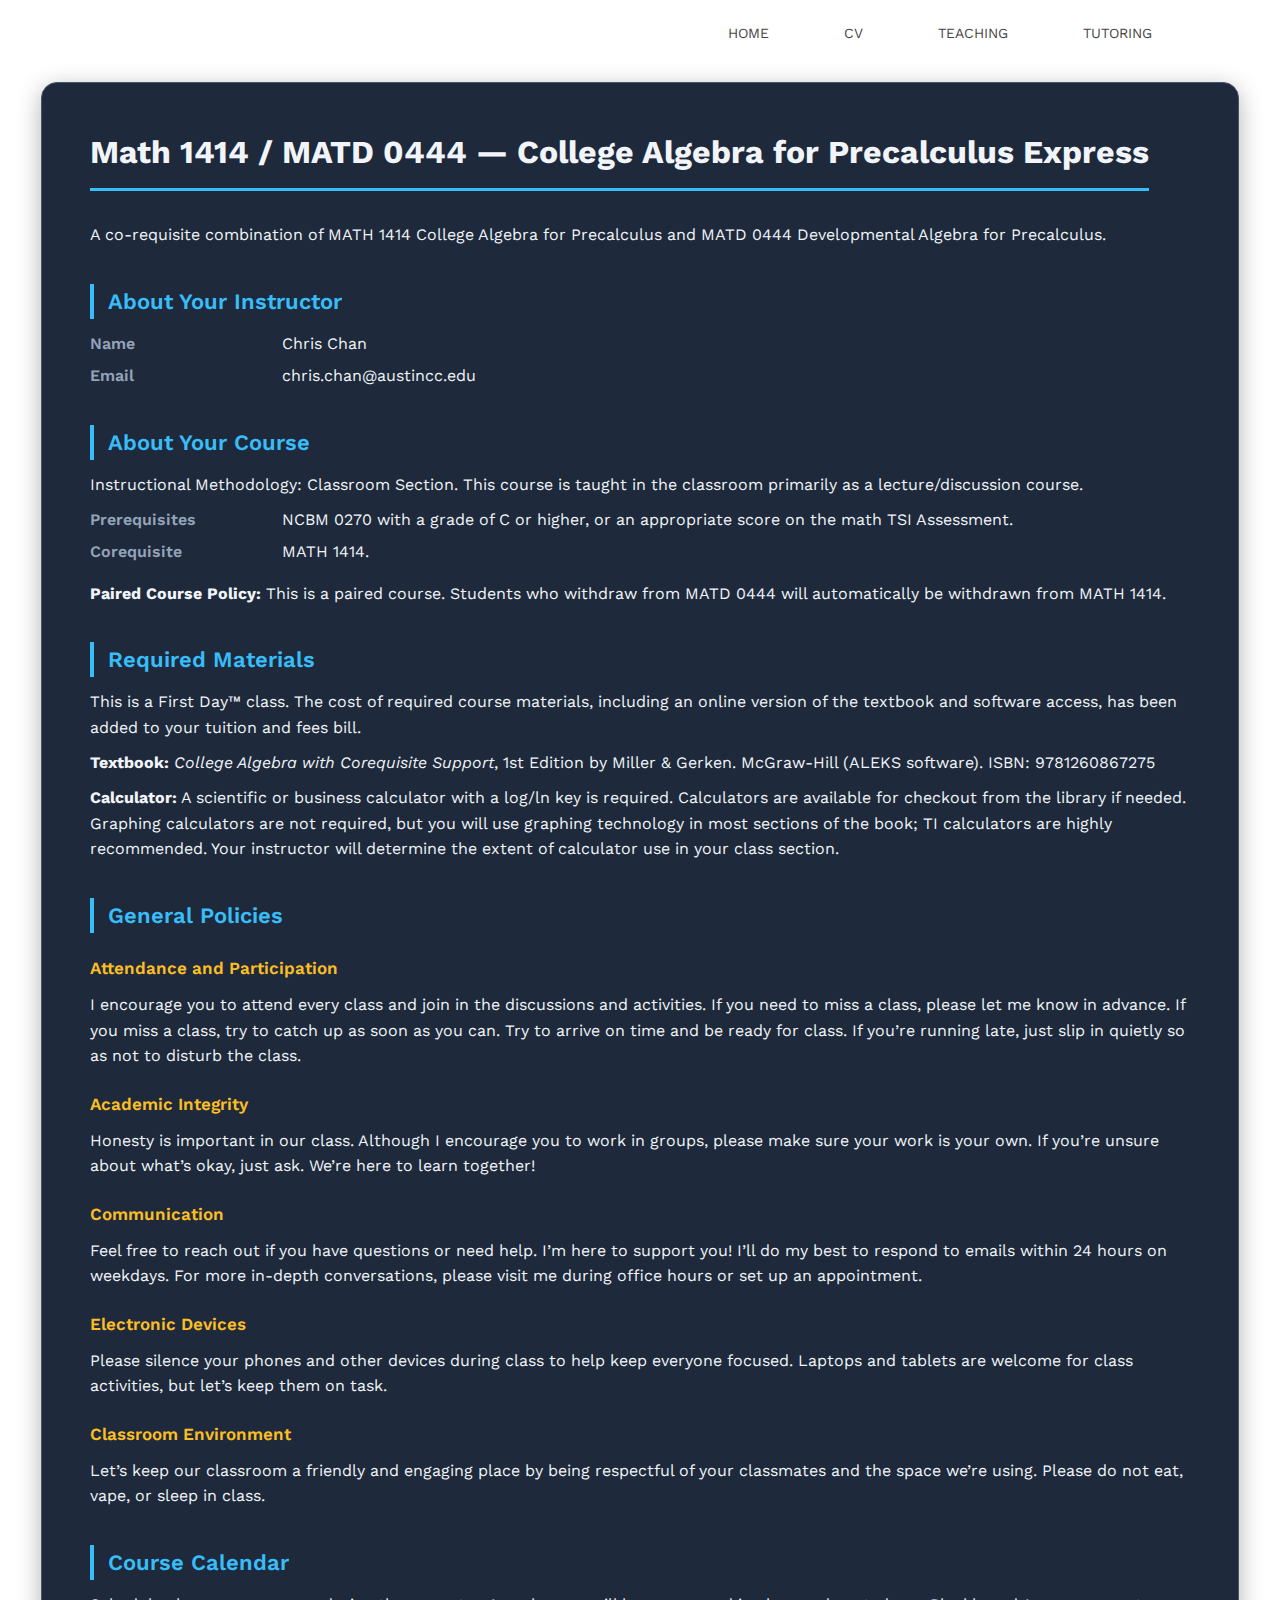
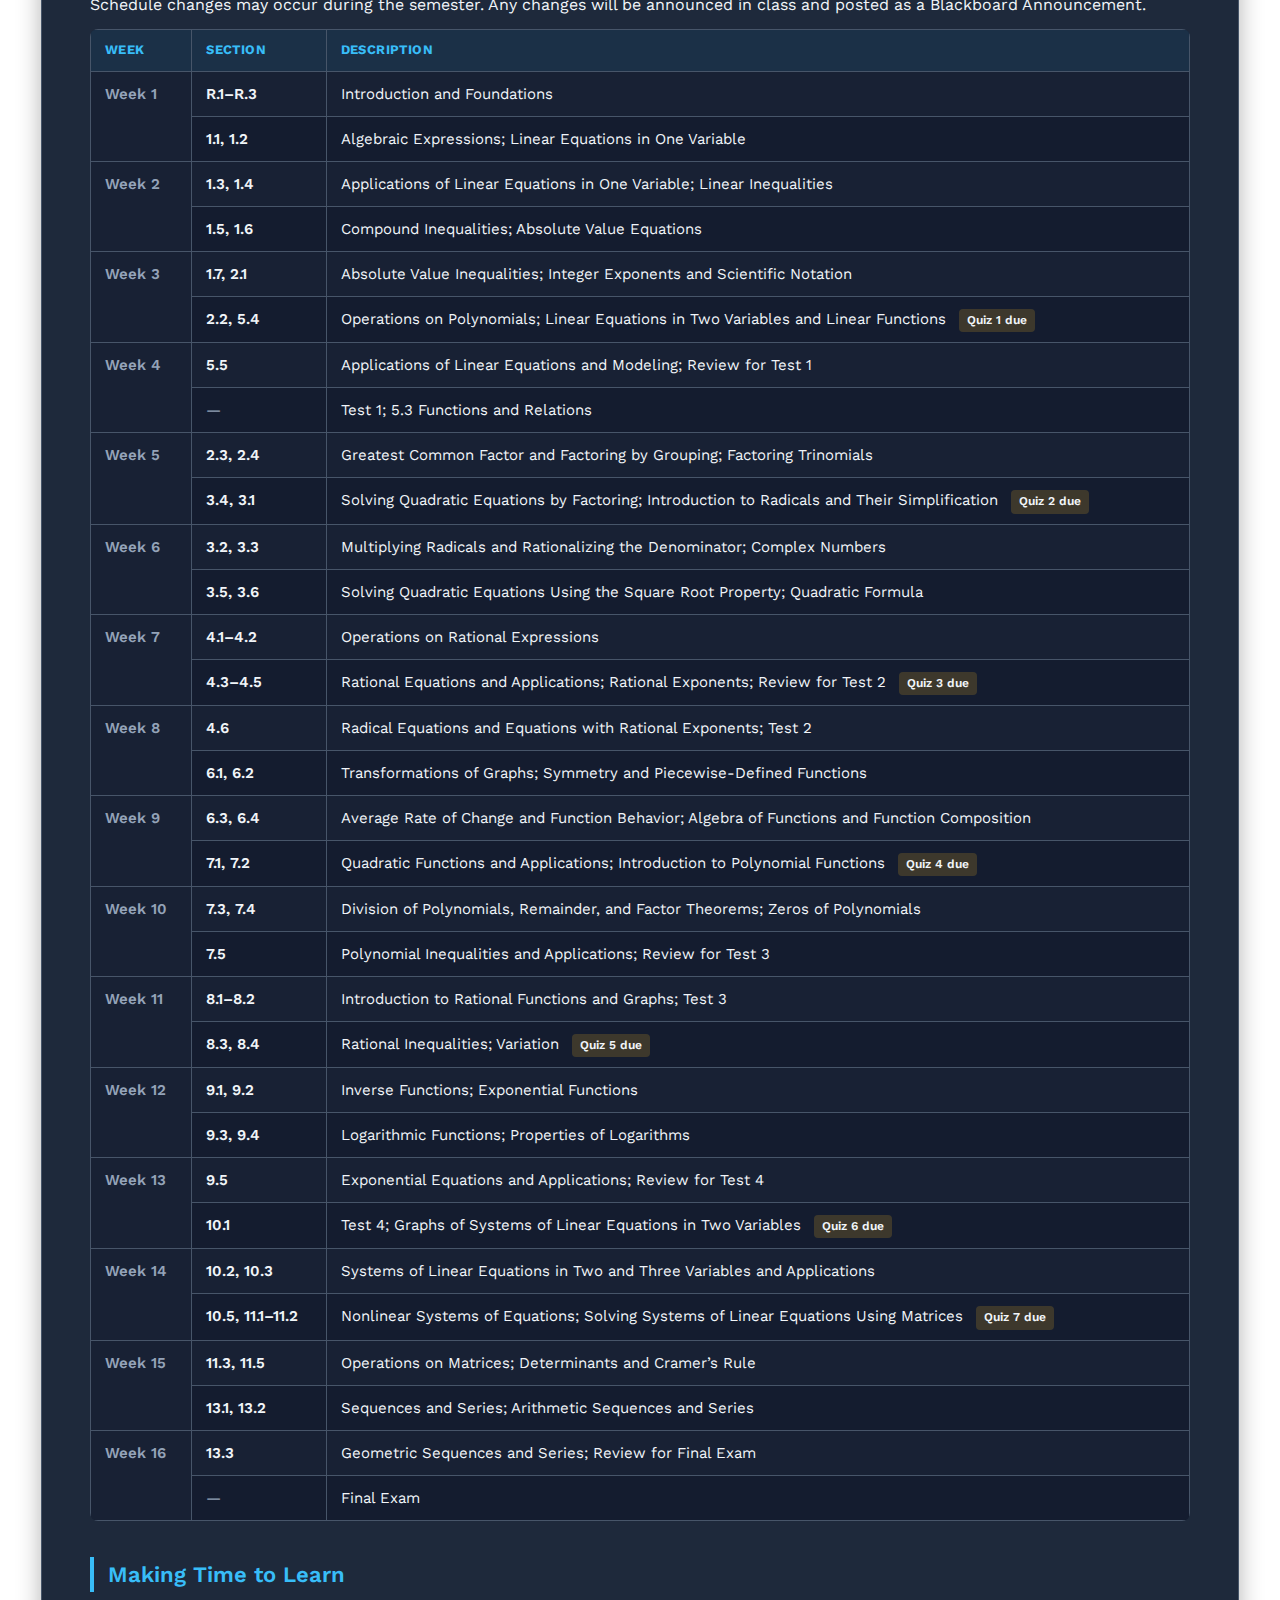
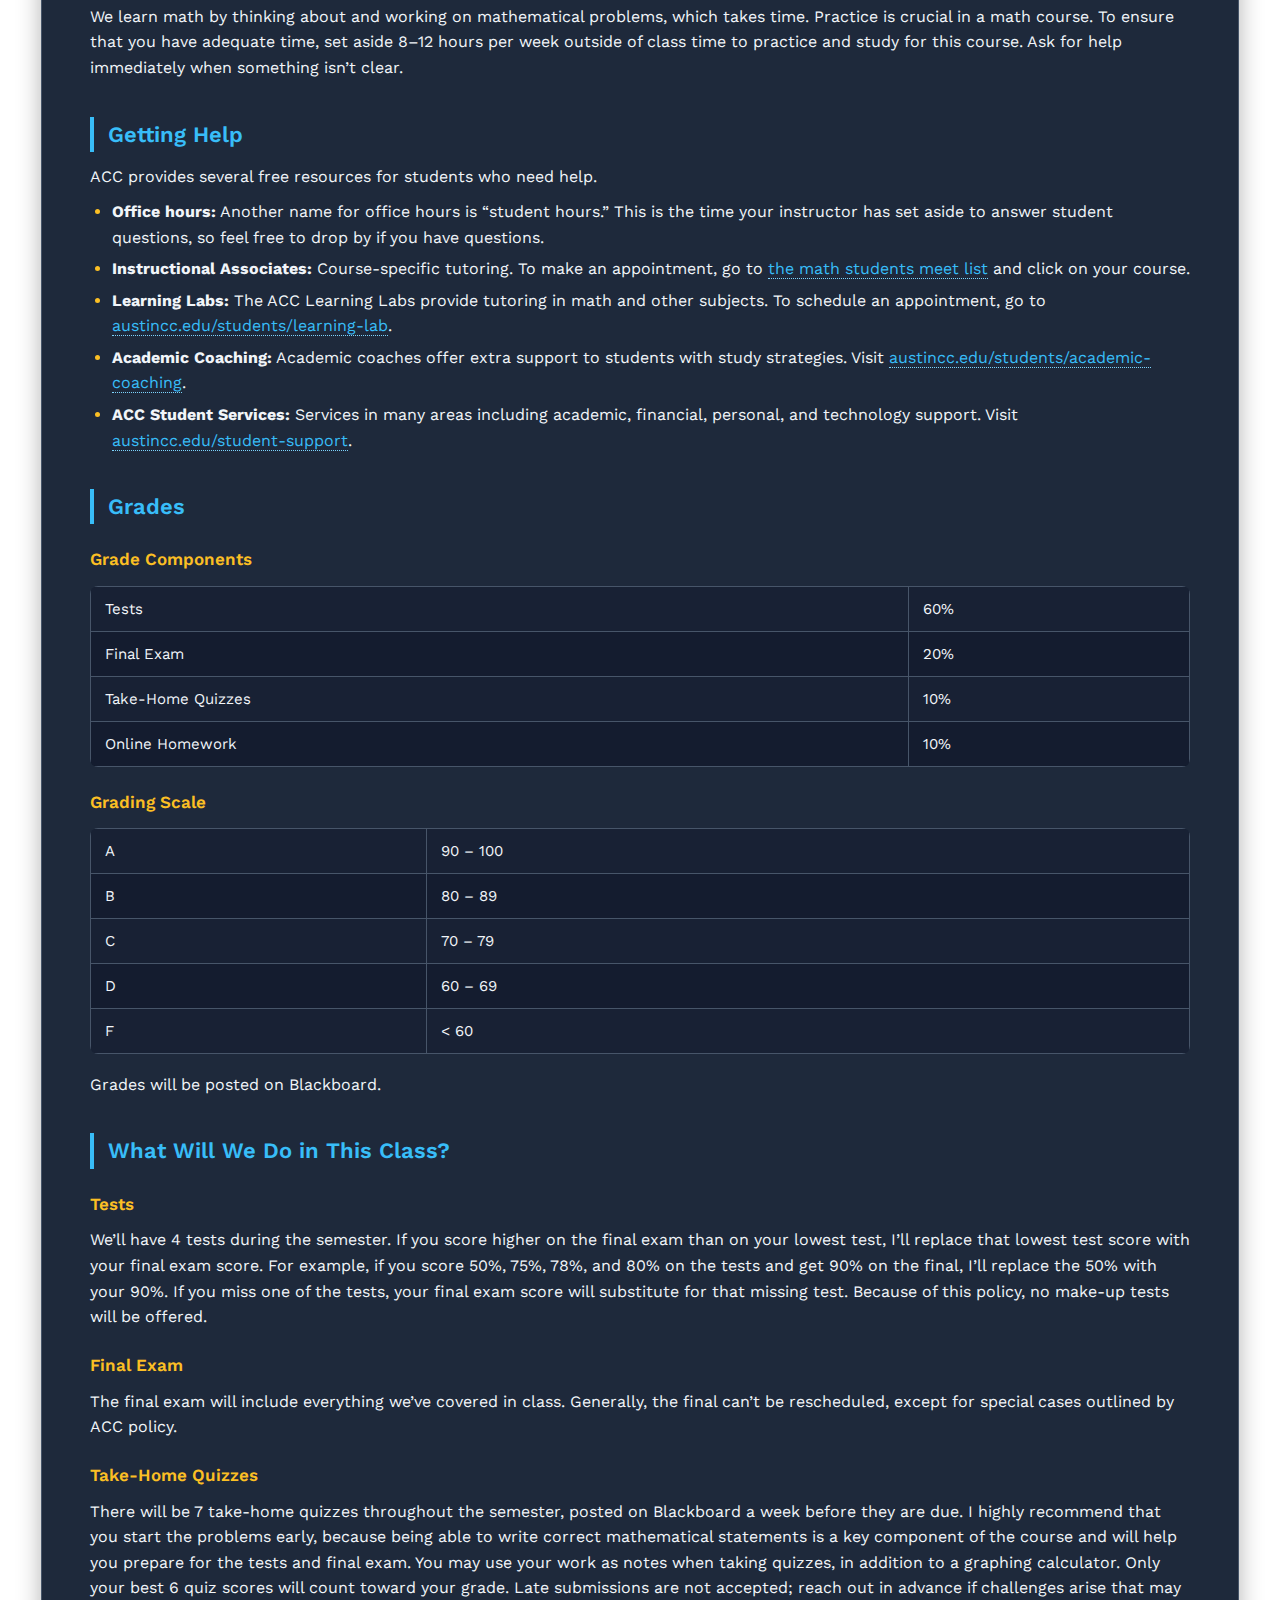
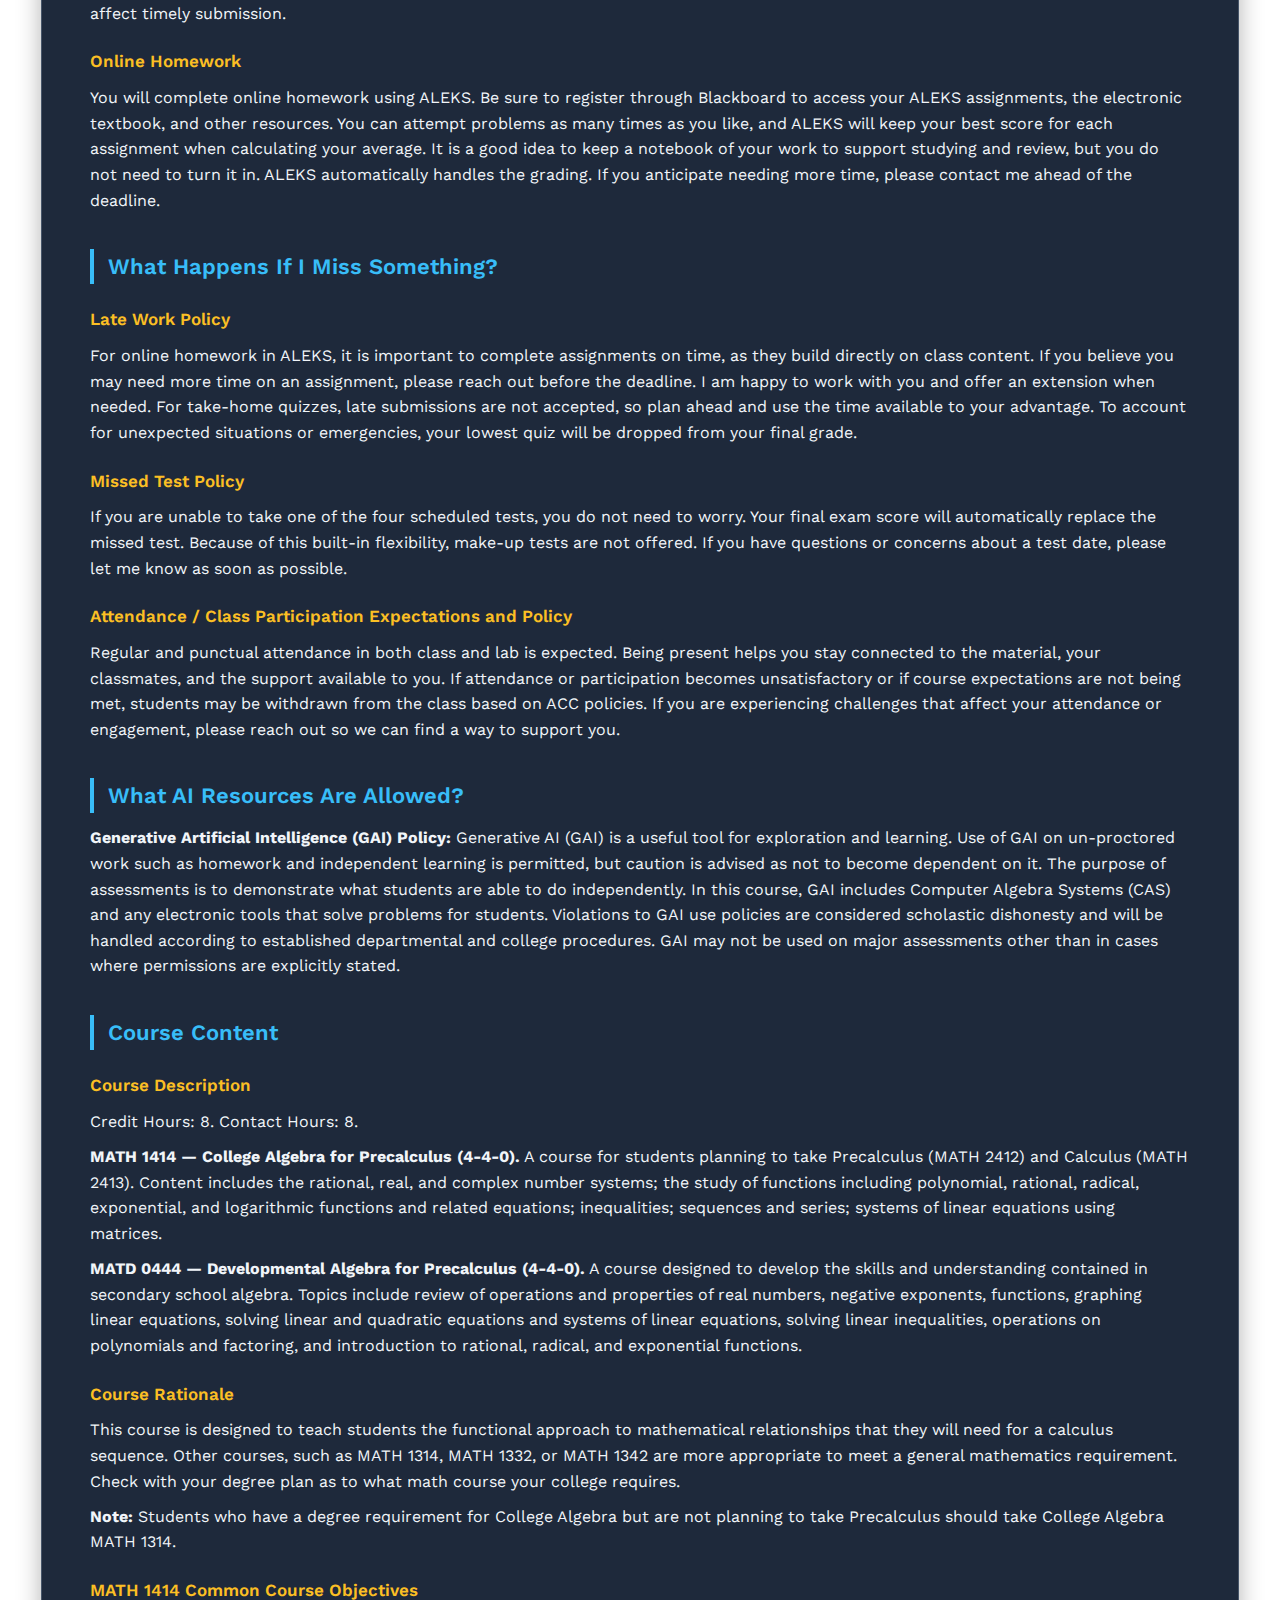
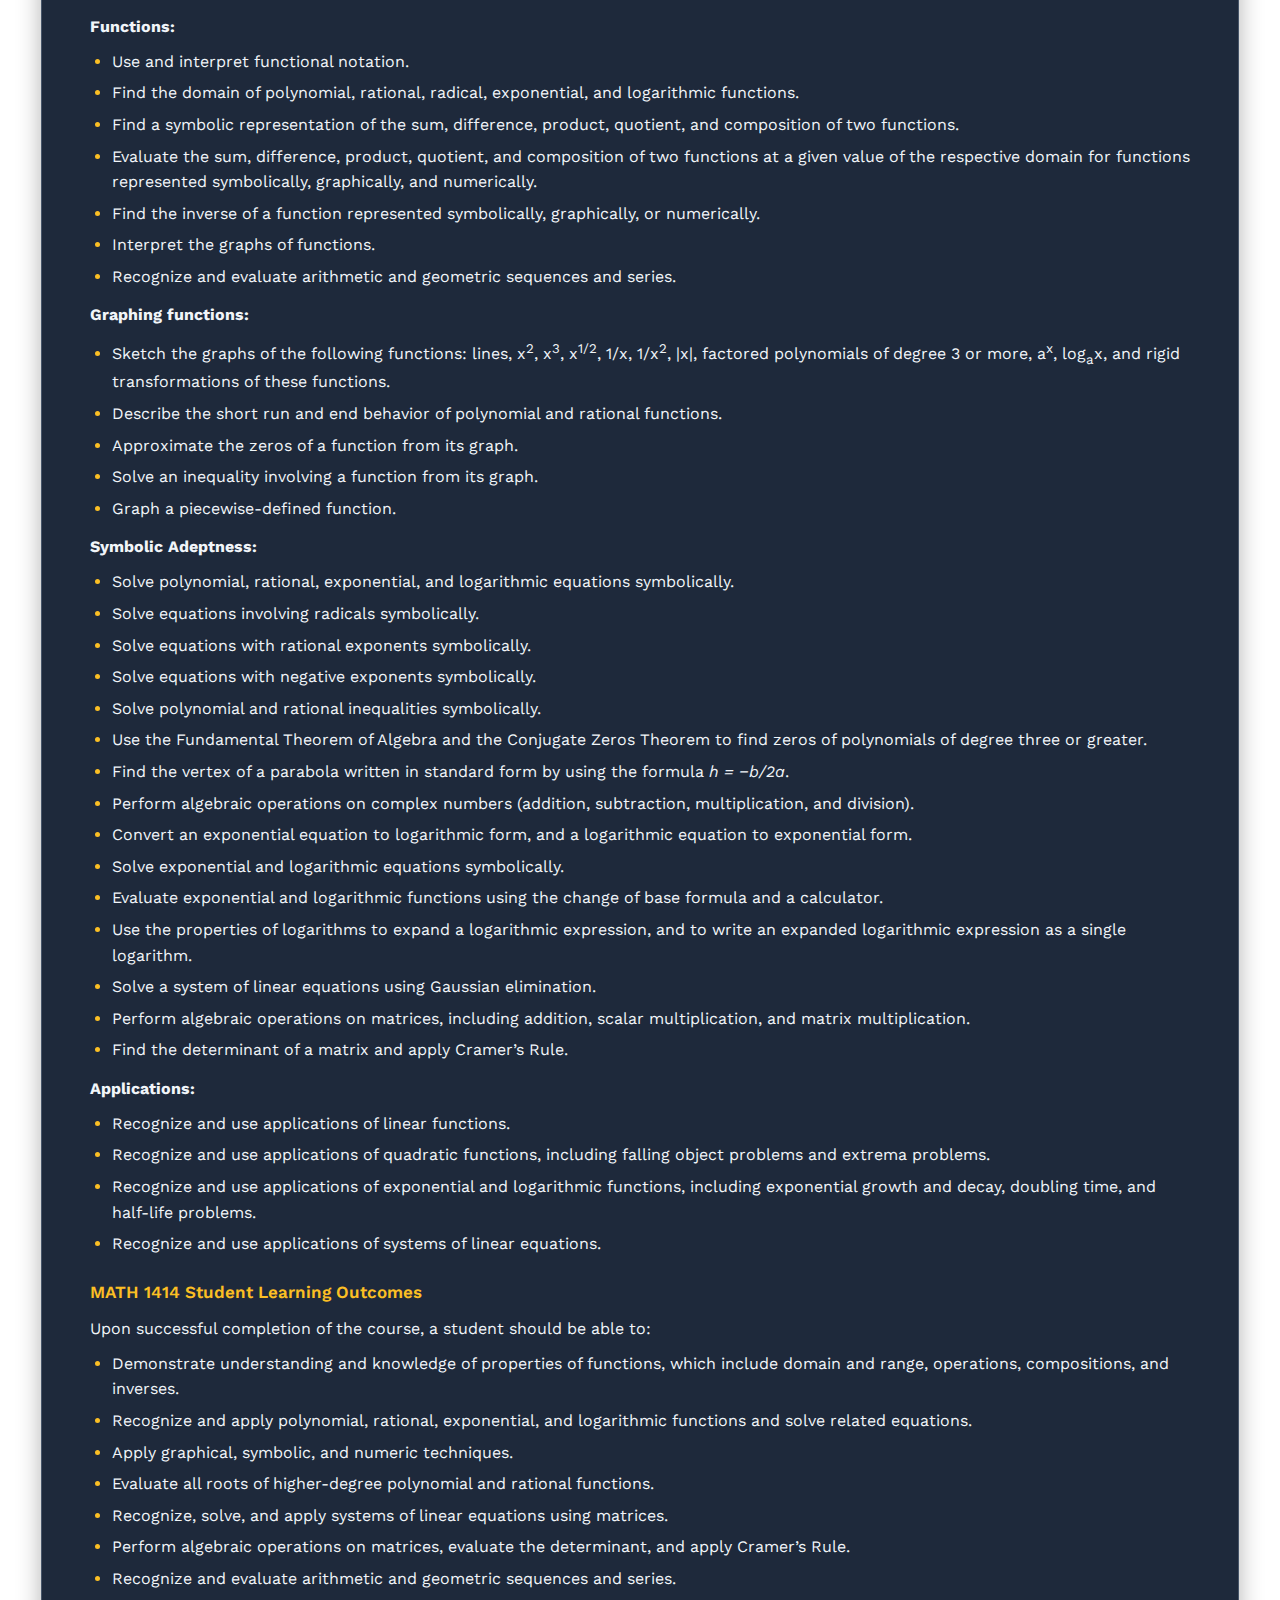
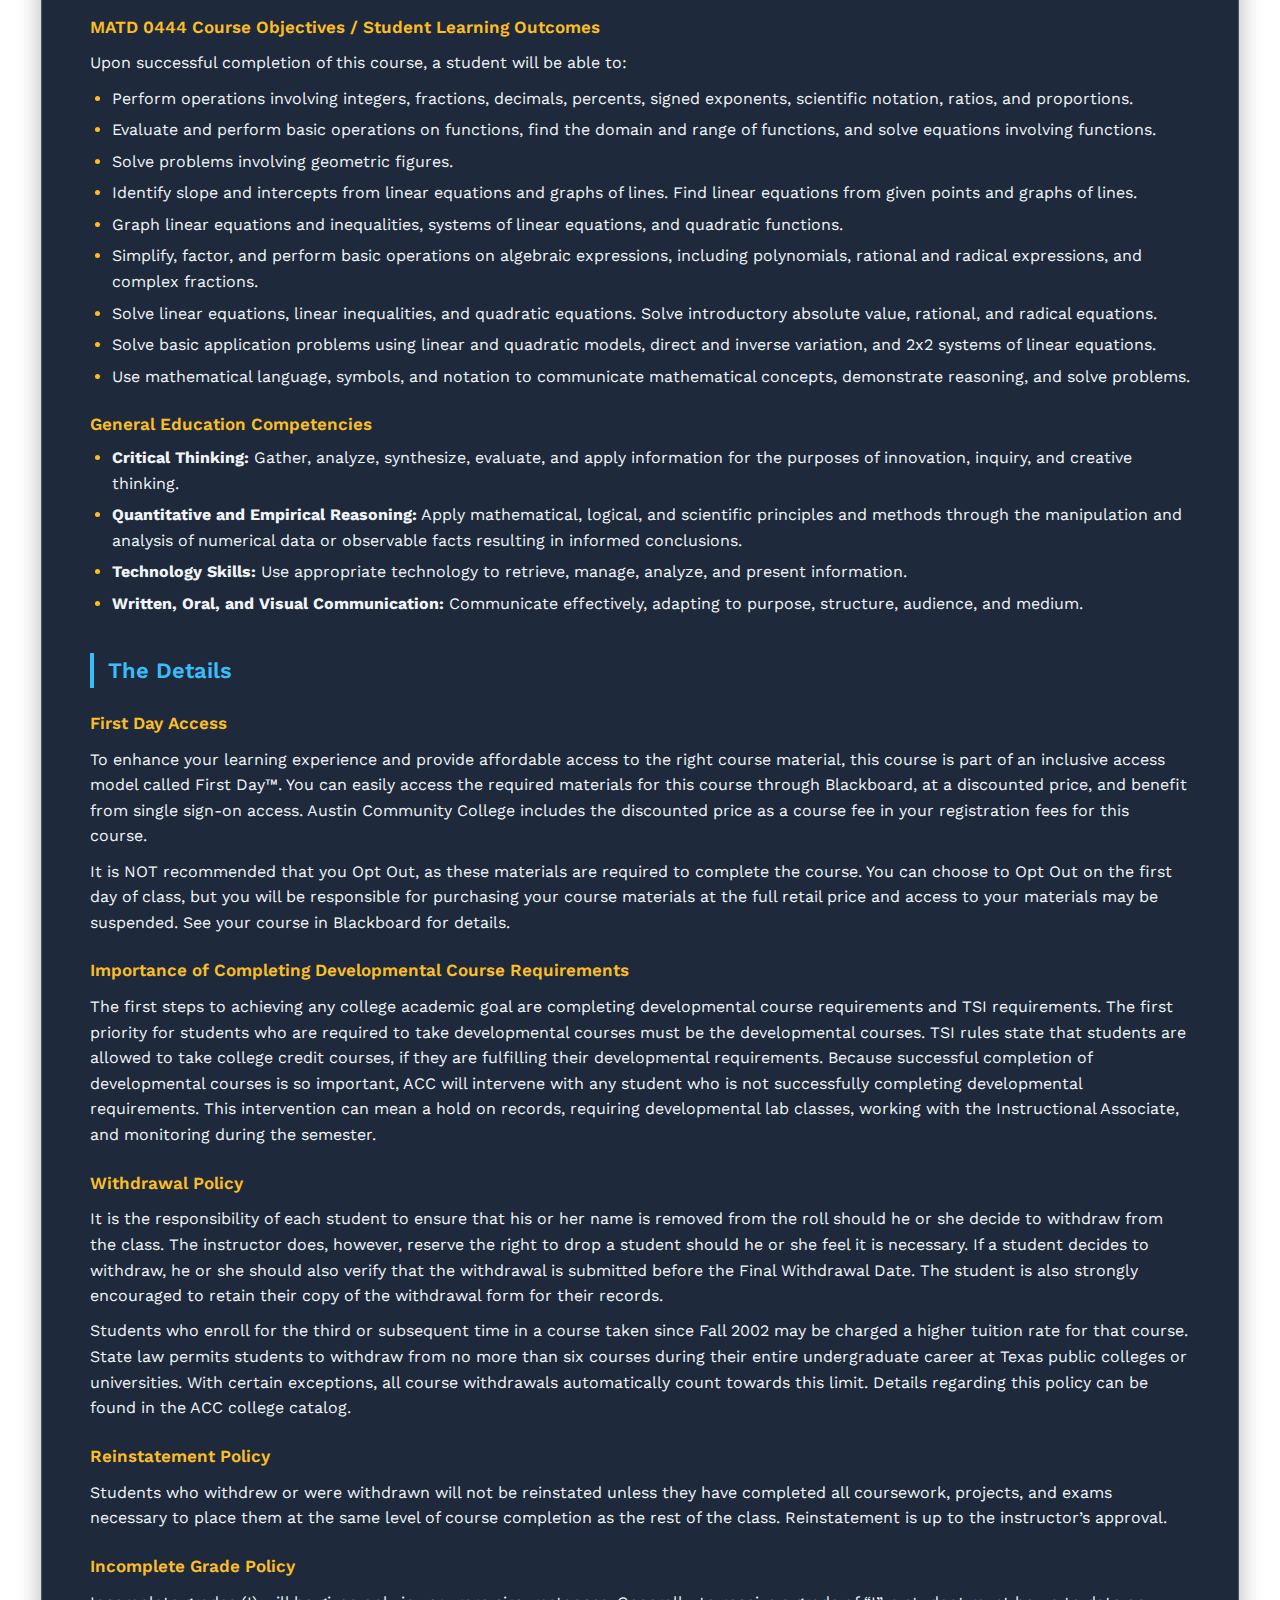
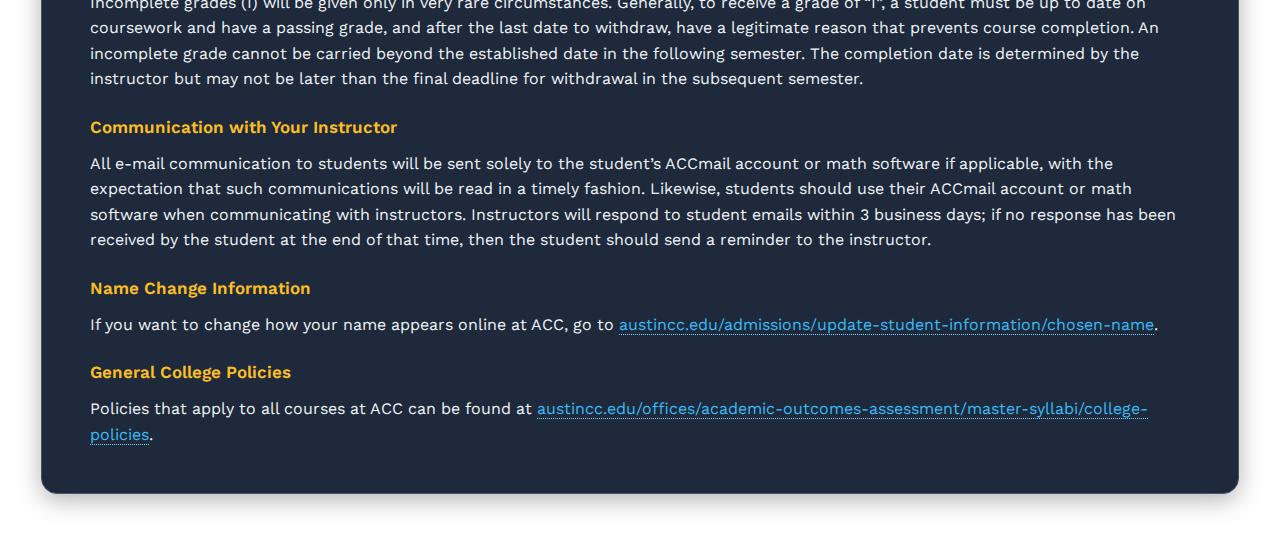
<file: courses/math_0444/index.html>
<!DOCTYPE html>
<html lang="en">
<head>
<meta charset="UTF-8">
<meta name="viewport" content="width=device-width, initial-scale=1.0">
<title>Math 0444 - Developmental Algebra for Precalculus</title>
<link href='https://fonts.googleapis.com/css?family=Work+Sans:400,500,600,700' rel='stylesheet'>
<link rel="stylesheet" href="https://cdnjs.cloudflare.com/ajax/libs/font-awesome/4.7.0/css/font-awesome.min.css">
<link href='/css/styles.css' rel='stylesheet' type='text/css'>
<style>
  :root {
    --primary: #38bdf8;
    --primary-dark: #0284c7;
    --primary-light: #7dd3fc;
    --accent: #fbbf24;
    --accent-light: #fde68a;
    --bg: #0f172a;
    --card-bg: #1e293b;
    --text: #f1f5f9;
    --muted: #94a3b8;
    --border: #475569;
  }
  .syllabus {
    max-width: 1100px;
    margin: 40px auto;
    padding: 36px 48px;
    background: var(--card-bg);
    border: 1px solid var(--border);
    border-radius: 16px;
    box-shadow: 0 6px 24px rgba(0, 0, 0, 0.30);
    color: var(--text);
    font-family: 'Work Sans', sans-serif;
    line-height: 1.6;
  }
  .syllabus h1 {
    color: var(--text);
    border-bottom: 3px solid var(--primary);
    padding-bottom: 10px;
    display: inline-block;
    margin-top: 8px;
    font-size: 32px;
    font-weight: 700;
  }
  .syllabus h2 {
    color: var(--primary);
    margin-top: 36px;
    margin-bottom: 12px;
    border-left: 4px solid var(--primary);
    padding-left: 14px;
    font-size: 22px;
    font-weight: 600;
  }
  .syllabus h3 {
    color: var(--accent);
    margin-top: 22px;
    margin-bottom: 6px;
    font-size: 17px;
    font-weight: 600;
  }
  .syllabus p { margin: 0.6em 0; }
  .syllabus ul { padding-left: 22px; margin: 0.4em 0 0.8em; }
  .syllabus ul li { margin-bottom: 6px; }
  .syllabus ul li::marker { color: var(--accent); }
  .syllabus a {
    color: var(--primary);
    text-decoration: none;
    border-bottom: 1px dotted var(--primary-light);
    transition: color 200ms ease, border-color 200ms ease;
    font-size: inherit;
  }
  .syllabus a:hover {
    color: var(--accent);
    border-bottom-color: var(--accent);
    opacity: 1;
  }
  .syllabus dl.meta { margin: 0.5em 0 1em; }
  .syllabus dl.meta dt {
    font-weight: 600;
    color: var(--muted);
    float: left;
    clear: left;
    min-width: 12em;
  }
  .syllabus dl.meta dd { margin: 0 0 0.4em 0; }
  .syllabus table {
    border-collapse: collapse;
    width: 100%;
    margin: 0.8em 0 1.2em;
    font-size: 15px;
    background: rgba(15, 23, 42, 0.4);
    border-radius: 8px;
    overflow: hidden;
  }
  .syllabus th, .syllabus td {
    border: 1px solid var(--border);
    padding: 10px 14px;
    text-align: left;
    vertical-align: top;
  }
  .syllabus th {
    background: rgba(56, 189, 248, 0.10);
    color: var(--primary);
    font-weight: 700;
    font-size: 13px;
    letter-spacing: 0.4px;
    text-transform: uppercase;
  }
  .syllabus tr:nth-child(even) td { background: rgba(15, 23, 42, 0.5); }
  .syllabus .week-cell {
    color: var(--muted);
    font-weight: 600;
    white-space: nowrap;
  }
  .syllabus .section-cell { font-weight: 600; }
  .syllabus .section-cell .nolink { color: var(--muted); font-weight: 400; }
  @media (max-width: 900px) {
    .syllabus { margin: 16px; padding: 24px 20px; }
    .syllabus h1 { font-size: 26px; }
    .syllabus h2 { font-size: 19px; }
    .syllabus dl.meta dt { float: none; min-width: 0; }
    .syllabus table { font-size: 14px; }
    .syllabus th, .syllabus td { padding: 8px 10px; }
  }
</style>
</head>
<body>
<header>
<div class="navcontainer">
<nav>
<ul>
<li><a href="/index.html">Home</a></li>
<li><a href="/cv.html">CV</a></li>
<li><a href="/teaching.html">Teaching</a></li>
<li><a href="http://www.seasonlearning.com" target="_blank">Tutoring</a></li>
</ul>
</nav>
</div>
</header>

<div class="syllabus">

<h1>Math 1414 / MATD 0444 &mdash; College Algebra for Precalculus Express</h1>
<p>A co-requisite combination of MATH 1414 College Algebra for Precalculus and MATD 0444 Developmental Algebra for Precalculus.</p>

<h2>About Your Instructor</h2>
<dl class="meta">
  <dt>Name</dt><dd>Chris Chan</dd>
  <dt>Email</dt><dd>chris.chan@austincc.edu</dd>
</dl>

<h2>About Your Course</h2>
<p>Instructional Methodology: Classroom Section. This course is taught in the classroom primarily as a lecture/discussion course.</p>
<dl class="meta">
  <dt>Prerequisites</dt><dd>NCBM 0270 with a grade of C or higher, or an appropriate score on the math TSI Assessment.</dd>
  <dt>Corequisite</dt><dd>MATH 1414.</dd>
</dl>
<p><b>Paired Course Policy:</b> This is a paired course. Students who withdraw from MATD 0444 will automatically be withdrawn from MATH 1414.</p>

<h2>Required Materials</h2>
<p>This is a First Day&trade; class. The cost of required course materials, including an online version of the textbook and software access, has been added to your tuition and fees bill.</p>
<p><b>Textbook:</b> <i>College Algebra with Corequisite Support</i>, 1st Edition by Miller &amp; Gerken. McGraw-Hill (ALEKS software). ISBN: 9781260867275</p>
<p><b>Calculator:</b> A scientific or business calculator with a log/ln key is required. Calculators are available for checkout from the library if needed. Graphing calculators are not required, but you will use graphing technology in most sections of the book; TI calculators are highly recommended. Your instructor will determine the extent of calculator use in your class section.</p>

<h2>General Policies</h2>

<h3>Attendance and Participation</h3>
<p>I encourage you to attend every class and join in the discussions and activities. If you need to miss a class, please let me know in advance. If you miss a class, try to catch up as soon as you can. Try to arrive on time and be ready for class. If you&rsquo;re running late, just slip in quietly so as not to disturb the class.</p>

<h3>Academic Integrity</h3>
<p>Honesty is important in our class. Although I encourage you to work in groups, please make sure your work is your own. If you&rsquo;re unsure about what&rsquo;s okay, just ask. We&rsquo;re here to learn together!</p>

<h3>Communication</h3>
<p>Feel free to reach out if you have questions or need help. I&rsquo;m here to support you! I&rsquo;ll do my best to respond to emails within 24 hours on weekdays. For more in-depth conversations, please visit me during office hours or set up an appointment.</p>

<h3>Electronic Devices</h3>
<p>Please silence your phones and other devices during class to help keep everyone focused. Laptops and tablets are welcome for class activities, but let&rsquo;s keep them on task.</p>

<h3>Classroom Environment</h3>
<p>Let&rsquo;s keep our classroom a friendly and engaging place by being respectful of your classmates and the space we&rsquo;re using. Please do not eat, vape, or sleep in class.</p>

<h2>Course Calendar</h2>
<p>Schedule changes may occur during the semester. Any changes will be announced in class and posted as a Blackboard Announcement.</p>
<table>
  <thead>
    <tr><th>Week</th><th>Section</th><th>Description</th></tr>
  </thead>
  <tbody>
    <tr><td class="week-cell" rowspan="2">Week 1</td><td class="section-cell">R.1&ndash;R.3</td><td>Introduction and Foundations</td></tr>
    <tr><td class="section-cell">1.1, 1.2</td><td>Algebraic Expressions; Linear Equations in One Variable</td></tr>
    <tr><td class="week-cell" rowspan="2">Week 2</td><td class="section-cell">1.3, 1.4</td><td>Applications of Linear Equations in One Variable; Linear Inequalities</td></tr>
    <tr><td class="section-cell">1.5, 1.6</td><td>Compound Inequalities; Absolute Value Equations</td></tr>
    <tr><td class="week-cell" rowspan="2">Week 3</td><td class="section-cell">1.7, 2.1</td><td>Absolute Value Inequalities; Integer Exponents and Scientific Notation</td></tr>
    <tr><td class="section-cell">2.2, 5.4</td><td>Operations on Polynomials; Linear Equations in Two Variables and Linear Functions <span style="display:inline-block; margin-left:8px; padding:2px 8px; border-radius:4px; background:rgba(251,191,36,0.18); color:var(--amber); font-size:12px; font-weight:600;">Quiz 1 due</span></td></tr>
    <tr><td class="week-cell" rowspan="2">Week 4</td><td class="section-cell">5.5</td><td>Applications of Linear Equations and Modeling; Review for Test 1</td></tr>
    <tr><td class="section-cell"><span class="nolink">&mdash;</span></td><td>Test 1; 5.3 Functions and Relations</td></tr>
    <tr><td class="week-cell" rowspan="2">Week 5</td><td class="section-cell">2.3, 2.4</td><td>Greatest Common Factor and Factoring by Grouping; Factoring Trinomials</td></tr>
    <tr><td class="section-cell">3.4, 3.1</td><td>Solving Quadratic Equations by Factoring; Introduction to Radicals and Their Simplification <span style="display:inline-block; margin-left:8px; padding:2px 8px; border-radius:4px; background:rgba(251,191,36,0.18); color:var(--amber); font-size:12px; font-weight:600;">Quiz 2 due</span></td></tr>
    <tr><td class="week-cell" rowspan="2">Week 6</td><td class="section-cell">3.2, 3.3</td><td>Multiplying Radicals and Rationalizing the Denominator; Complex Numbers</td></tr>
    <tr><td class="section-cell">3.5, 3.6</td><td>Solving Quadratic Equations Using the Square Root Property; Quadratic Formula</td></tr>
    <tr><td class="week-cell" rowspan="2">Week 7</td><td class="section-cell">4.1&ndash;4.2</td><td>Operations on Rational Expressions</td></tr>
    <tr><td class="section-cell">4.3&ndash;4.5</td><td>Rational Equations and Applications; Rational Exponents; Review for Test 2 <span style="display:inline-block; margin-left:8px; padding:2px 8px; border-radius:4px; background:rgba(251,191,36,0.18); color:var(--amber); font-size:12px; font-weight:600;">Quiz 3 due</span></td></tr>
    <tr><td class="week-cell" rowspan="2">Week 8</td><td class="section-cell">4.6</td><td>Radical Equations and Equations with Rational Exponents; Test 2</td></tr>
    <tr><td class="section-cell">6.1, 6.2</td><td>Transformations of Graphs; Symmetry and Piecewise-Defined Functions</td></tr>
    <tr><td class="week-cell" rowspan="2">Week 9</td><td class="section-cell">6.3, 6.4</td><td>Average Rate of Change and Function Behavior; Algebra of Functions and Function Composition</td></tr>
    <tr><td class="section-cell">7.1, 7.2</td><td>Quadratic Functions and Applications; Introduction to Polynomial Functions <span style="display:inline-block; margin-left:8px; padding:2px 8px; border-radius:4px; background:rgba(251,191,36,0.18); color:var(--amber); font-size:12px; font-weight:600;">Quiz 4 due</span></td></tr>
    <tr><td class="week-cell" rowspan="2">Week 10</td><td class="section-cell">7.3, 7.4</td><td>Division of Polynomials, Remainder, and Factor Theorems; Zeros of Polynomials</td></tr>
    <tr><td class="section-cell">7.5</td><td>Polynomial Inequalities and Applications; Review for Test 3</td></tr>
    <tr><td class="week-cell" rowspan="2">Week 11</td><td class="section-cell">8.1&ndash;8.2</td><td>Introduction to Rational Functions and Graphs; Test 3</td></tr>
    <tr><td class="section-cell">8.3, 8.4</td><td>Rational Inequalities; Variation <span style="display:inline-block; margin-left:8px; padding:2px 8px; border-radius:4px; background:rgba(251,191,36,0.18); color:var(--amber); font-size:12px; font-weight:600;">Quiz 5 due</span></td></tr>
    <tr><td class="week-cell" rowspan="2">Week 12</td><td class="section-cell">9.1, 9.2</td><td>Inverse Functions; Exponential Functions</td></tr>
    <tr><td class="section-cell">9.3, 9.4</td><td>Logarithmic Functions; Properties of Logarithms</td></tr>
    <tr><td class="week-cell" rowspan="2">Week 13</td><td class="section-cell">9.5</td><td>Exponential Equations and Applications; Review for Test 4</td></tr>
    <tr><td class="section-cell">10.1</td><td>Test 4; Graphs of Systems of Linear Equations in Two Variables <span style="display:inline-block; margin-left:8px; padding:2px 8px; border-radius:4px; background:rgba(251,191,36,0.18); color:var(--amber); font-size:12px; font-weight:600;">Quiz 6 due</span></td></tr>
    <tr><td class="week-cell" rowspan="2">Week 14</td><td class="section-cell">10.2, 10.3</td><td>Systems of Linear Equations in Two and Three Variables and Applications</td></tr>
    <tr><td class="section-cell">10.5, 11.1&ndash;11.2</td><td>Nonlinear Systems of Equations; Solving Systems of Linear Equations Using Matrices <span style="display:inline-block; margin-left:8px; padding:2px 8px; border-radius:4px; background:rgba(251,191,36,0.18); color:var(--amber); font-size:12px; font-weight:600;">Quiz 7 due</span></td></tr>
    <tr><td class="week-cell" rowspan="2">Week 15</td><td class="section-cell">11.3, 11.5</td><td>Operations on Matrices; Determinants and Cramer&rsquo;s Rule</td></tr>
    <tr><td class="section-cell">13.1, 13.2</td><td>Sequences and Series; Arithmetic Sequences and Series</td></tr>
    <tr><td class="week-cell" rowspan="2">Week 16</td><td class="section-cell">13.3</td><td>Geometric Sequences and Series; Review for Final Exam</td></tr>
    <tr><td class="section-cell"><span class="nolink">&mdash;</span></td><td>Final Exam</td></tr>
  </tbody>
</table>

<h2>Making Time to Learn</h2>
<p>We learn math by thinking about and working on mathematical problems, which takes time. Practice is crucial in a math course. To ensure that you have adequate time, set aside 8&ndash;12 hours per week outside of class time to practice and study for this course. Ask for help immediately when something isn&rsquo;t clear.</p>

<h2>Getting Help</h2>
<p>ACC provides several free resources for students who need help.</p>
<ul>
  <li><b>Office hours:</b> Another name for office hours is &ldquo;student hours.&rdquo; This is the time your instructor has set aside to answer student questions, so feel free to drop by if you have questions.</li>
  <li><b>Instructional Associates:</b> Course-specific tutoring. To make an appointment, go to <a href="https://sites.google.com/a/austincc.edu/math-students/meet/list" target="_blank">the math students meet list</a> and click on your course.</li>
  <li><b>Learning Labs:</b> The ACC Learning Labs provide tutoring in math and other subjects. To schedule an appointment, go to <a href="https://www.austincc.edu/students/learning-lab" target="_blank">austincc.edu/students/learning-lab</a>.</li>
  <li><b>Academic Coaching:</b> Academic coaches offer extra support to students with study strategies. Visit <a href="https://www.austincc.edu/students/academic-coaching" target="_blank">austincc.edu/students/academic-coaching</a>.</li>
  <li><b>ACC Student Services:</b> Services in many areas including academic, financial, personal, and technology support. Visit <a href="https://www.austincc.edu/student-support" target="_blank">austincc.edu/student-support</a>.</li>
</ul>

<h2>Grades</h2>

<h3>Grade Components</h3>
<table>
  <tbody>
    <tr><td>Tests</td><td>60%</td></tr>
    <tr><td>Final Exam</td><td>20%</td></tr>
    <tr><td>Take-Home Quizzes</td><td>10%</td></tr>
    <tr><td>Online Homework</td><td>10%</td></tr>
  </tbody>
</table>

<h3>Grading Scale</h3>
<table>
  <tbody>
    <tr><td>A</td><td>90 &ndash; 100</td></tr>
    <tr><td>B</td><td>80 &ndash; 89</td></tr>
    <tr><td>C</td><td>70 &ndash; 79</td></tr>
    <tr><td>D</td><td>60 &ndash; 69</td></tr>
    <tr><td>F</td><td>&lt; 60</td></tr>
  </tbody>
</table>
<p>Grades will be posted on Blackboard.</p>

<h2>What Will We Do in This Class?</h2>

<h3>Tests</h3>
<p>We&rsquo;ll have 4 tests during the semester. If you score higher on the final exam than on your lowest test, I&rsquo;ll replace that lowest test score with your final exam score. For example, if you score 50%, 75%, 78%, and 80% on the tests and get 90% on the final, I&rsquo;ll replace the 50% with your 90%. If you miss one of the tests, your final exam score will substitute for that missing test. Because of this policy, no make-up tests will be offered.</p>

<h3>Final Exam</h3>
<p>The final exam will include everything we&rsquo;ve covered in class. Generally, the final can&rsquo;t be rescheduled, except for special cases outlined by ACC policy.</p>

<h3>Take-Home Quizzes</h3>
<p>There will be 7 take-home quizzes throughout the semester, posted on Blackboard a week before they are due. I highly recommend that you start the problems early, because being able to write correct mathematical statements is a key component of the course and will help you prepare for the tests and final exam. You may use your work as notes when taking quizzes, in addition to a graphing calculator. Only your best 6 quiz scores will count toward your grade. Late submissions are not accepted; reach out in advance if challenges arise that may affect timely submission.</p>

<h3>Online Homework</h3>
<p>You will complete online homework using ALEKS. Be sure to register through Blackboard to access your ALEKS assignments, the electronic textbook, and other resources. You can attempt problems as many times as you like, and ALEKS will keep your best score for each assignment when calculating your average. It is a good idea to keep a notebook of your work to support studying and review, but you do not need to turn it in. ALEKS automatically handles the grading. If you anticipate needing more time, please contact me ahead of the deadline.</p>

<h2>What Happens If I Miss Something?</h2>

<h3>Late Work Policy</h3>
<p>For online homework in ALEKS, it is important to complete assignments on time, as they build directly on class content. If you believe you may need more time on an assignment, please reach out before the deadline. I am happy to work with you and offer an extension when needed. For take-home quizzes, late submissions are not accepted, so plan ahead and use the time available to your advantage. To account for unexpected situations or emergencies, your lowest quiz will be dropped from your final grade.</p>

<h3>Missed Test Policy</h3>
<p>If you are unable to take one of the four scheduled tests, you do not need to worry. Your final exam score will automatically replace the missed test. Because of this built-in flexibility, make-up tests are not offered. If you have questions or concerns about a test date, please let me know as soon as possible.</p>

<h3>Attendance / Class Participation Expectations and Policy</h3>
<p>Regular and punctual attendance in both class and lab is expected. Being present helps you stay connected to the material, your classmates, and the support available to you. If attendance or participation becomes unsatisfactory or if course expectations are not being met, students may be withdrawn from the class based on ACC policies. If you are experiencing challenges that affect your attendance or engagement, please reach out so we can find a way to support you.</p>

<h2>What AI Resources Are Allowed?</h2>
<p><b>Generative Artificial Intelligence (GAI) Policy:</b> Generative AI (GAI) is a useful tool for exploration and learning. Use of GAI on un-proctored work such as homework and independent learning is permitted, but caution is advised as not to become dependent on it. The purpose of assessments is to demonstrate what students are able to do independently. In this course, GAI includes Computer Algebra Systems (CAS) and any electronic tools that solve problems for students. Violations to GAI use policies are considered scholastic dishonesty and will be handled according to established departmental and college procedures. GAI may not be used on major assessments other than in cases where permissions are explicitly stated.</p>

<h2>Course Content</h2>

<h3>Course Description</h3>
<p>Credit Hours: 8. Contact Hours: 8.</p>
<p><b>MATH 1414 &mdash; College Algebra for Precalculus (4-4-0).</b> A course for students planning to take Precalculus (MATH 2412) and Calculus (MATH 2413). Content includes the rational, real, and complex number systems; the study of functions including polynomial, rational, radical, exponential, and logarithmic functions and related equations; inequalities; sequences and series; systems of linear equations using matrices.</p>
<p><b>MATD 0444 &mdash; Developmental Algebra for Precalculus (4-4-0).</b> A course designed to develop the skills and understanding contained in secondary school algebra. Topics include review of operations and properties of real numbers, negative exponents, functions, graphing linear equations, solving linear and quadratic equations and systems of linear equations, solving linear inequalities, operations on polynomials and factoring, and introduction to rational, radical, and exponential functions.</p>

<h3>Course Rationale</h3>
<p>This course is designed to teach students the functional approach to mathematical relationships that they will need for a calculus sequence. Other courses, such as MATH 1314, MATH 1332, or MATH 1342 are more appropriate to meet a general mathematics requirement. Check with your degree plan as to what math course your college requires.</p>
<p><b>Note:</b> Students who have a degree requirement for College Algebra but are not planning to take Precalculus should take College Algebra MATH 1314.</p>

<h3>MATH 1414 Common Course Objectives</h3>
<p><b>Functions:</b></p>
<ul>
  <li>Use and interpret functional notation.</li>
  <li>Find the domain of polynomial, rational, radical, exponential, and logarithmic functions.</li>
  <li>Find a symbolic representation of the sum, difference, product, quotient, and composition of two functions.</li>
  <li>Evaluate the sum, difference, product, quotient, and composition of two functions at a given value of the respective domain for functions represented symbolically, graphically, and numerically.</li>
  <li>Find the inverse of a function represented symbolically, graphically, or numerically.</li>
  <li>Interpret the graphs of functions.</li>
  <li>Recognize and evaluate arithmetic and geometric sequences and series.</li>
</ul>
<p><b>Graphing functions:</b></p>
<ul>
  <li>Sketch the graphs of the following functions: lines, x<sup>2</sup>, x<sup>3</sup>, x<sup>1/2</sup>, 1/x, 1/x<sup>2</sup>, |x|, factored polynomials of degree 3 or more, a<sup>x</sup>, log<sub>a</sub>x, and rigid transformations of these functions.</li>
  <li>Describe the short run and end behavior of polynomial and rational functions.</li>
  <li>Approximate the zeros of a function from its graph.</li>
  <li>Solve an inequality involving a function from its graph.</li>
  <li>Graph a piecewise-defined function.</li>
</ul>
<p><b>Symbolic Adeptness:</b></p>
<ul>
  <li>Solve polynomial, rational, exponential, and logarithmic equations symbolically.</li>
  <li>Solve equations involving radicals symbolically.</li>
  <li>Solve equations with rational exponents symbolically.</li>
  <li>Solve equations with negative exponents symbolically.</li>
  <li>Solve polynomial and rational inequalities symbolically.</li>
  <li>Use the Fundamental Theorem of Algebra and the Conjugate Zeros Theorem to find zeros of polynomials of degree three or greater.</li>
  <li>Find the vertex of a parabola written in standard form by using the formula <i>h = &minus;b/2a</i>.</li>
  <li>Perform algebraic operations on complex numbers (addition, subtraction, multiplication, and division).</li>
  <li>Convert an exponential equation to logarithmic form, and a logarithmic equation to exponential form.</li>
  <li>Solve exponential and logarithmic equations symbolically.</li>
  <li>Evaluate exponential and logarithmic functions using the change of base formula and a calculator.</li>
  <li>Use the properties of logarithms to expand a logarithmic expression, and to write an expanded logarithmic expression as a single logarithm.</li>
  <li>Solve a system of linear equations using Gaussian elimination.</li>
  <li>Perform algebraic operations on matrices, including addition, scalar multiplication, and matrix multiplication.</li>
  <li>Find the determinant of a matrix and apply Cramer&rsquo;s Rule.</li>
</ul>
<p><b>Applications:</b></p>
<ul>
  <li>Recognize and use applications of linear functions.</li>
  <li>Recognize and use applications of quadratic functions, including falling object problems and extrema problems.</li>
  <li>Recognize and use applications of exponential and logarithmic functions, including exponential growth and decay, doubling time, and half-life problems.</li>
  <li>Recognize and use applications of systems of linear equations.</li>
</ul>

<h3>MATH 1414 Student Learning Outcomes</h3>
<p>Upon successful completion of the course, a student should be able to:</p>
<ul>
  <li>Demonstrate understanding and knowledge of properties of functions, which include domain and range, operations, compositions, and inverses.</li>
  <li>Recognize and apply polynomial, rational, exponential, and logarithmic functions and solve related equations.</li>
  <li>Apply graphical, symbolic, and numeric techniques.</li>
  <li>Evaluate all roots of higher-degree polynomial and rational functions.</li>
  <li>Recognize, solve, and apply systems of linear equations using matrices.</li>
  <li>Perform algebraic operations on matrices, evaluate the determinant, and apply Cramer&rsquo;s Rule.</li>
  <li>Recognize and evaluate arithmetic and geometric sequences and series.</li>
</ul>

<h3>MATD 0444 Course Objectives / Student Learning Outcomes</h3>
<p>Upon successful completion of this course, a student will be able to:</p>
<ul>
  <li>Perform operations involving integers, fractions, decimals, percents, signed exponents, scientific notation, ratios, and proportions.</li>
  <li>Evaluate and perform basic operations on functions, find the domain and range of functions, and solve equations involving functions.</li>
  <li>Solve problems involving geometric figures.</li>
  <li>Identify slope and intercepts from linear equations and graphs of lines. Find linear equations from given points and graphs of lines.</li>
  <li>Graph linear equations and inequalities, systems of linear equations, and quadratic functions.</li>
  <li>Simplify, factor, and perform basic operations on algebraic expressions, including polynomials, rational and radical expressions, and complex fractions.</li>
  <li>Solve linear equations, linear inequalities, and quadratic equations. Solve introductory absolute value, rational, and radical equations.</li>
  <li>Solve basic application problems using linear and quadratic models, direct and inverse variation, and 2x2 systems of linear equations.</li>
  <li>Use mathematical language, symbols, and notation to communicate mathematical concepts, demonstrate reasoning, and solve problems.</li>
</ul>

<h3>General Education Competencies</h3>
<ul>
  <li><b>Critical Thinking:</b> Gather, analyze, synthesize, evaluate, and apply information for the purposes of innovation, inquiry, and creative thinking.</li>
  <li><b>Quantitative and Empirical Reasoning:</b> Apply mathematical, logical, and scientific principles and methods through the manipulation and analysis of numerical data or observable facts resulting in informed conclusions.</li>
  <li><b>Technology Skills:</b> Use appropriate technology to retrieve, manage, analyze, and present information.</li>
  <li><b>Written, Oral, and Visual Communication:</b> Communicate effectively, adapting to purpose, structure, audience, and medium.</li>
</ul>

<h2>The Details</h2>

<h3>First Day Access</h3>
<p>To enhance your learning experience and provide affordable access to the right course material, this course is part of an inclusive access model called First Day&trade;. You can easily access the required materials for this course through Blackboard, at a discounted price, and benefit from single sign-on access. Austin Community College includes the discounted price as a course fee in your registration fees for this course.</p>
<p>It is NOT recommended that you Opt Out, as these materials are required to complete the course. You can choose to Opt Out on the first day of class, but you will be responsible for purchasing your course materials at the full retail price and access to your materials may be suspended. See your course in Blackboard for details.</p>

<h3>Importance of Completing Developmental Course Requirements</h3>
<p>The first steps to achieving any college academic goal are completing developmental course requirements and TSI requirements. The first priority for students who are required to take developmental courses must be the developmental courses. TSI rules state that students are allowed to take college credit courses, if they are fulfilling their developmental requirements. Because successful completion of developmental courses is so important, ACC will intervene with any student who is not successfully completing developmental requirements. This intervention can mean a hold on records, requiring developmental lab classes, working with the Instructional Associate, and monitoring during the semester.</p>

<h3>Withdrawal Policy</h3>
<p>It is the responsibility of each student to ensure that his or her name is removed from the roll should he or she decide to withdraw from the class. The instructor does, however, reserve the right to drop a student should he or she feel it is necessary. If a student decides to withdraw, he or she should also verify that the withdrawal is submitted before the Final Withdrawal Date. The student is also strongly encouraged to retain their copy of the withdrawal form for their records.</p>
<p>Students who enroll for the third or subsequent time in a course taken since Fall 2002 may be charged a higher tuition rate for that course. State law permits students to withdraw from no more than six courses during their entire undergraduate career at Texas public colleges or universities. With certain exceptions, all course withdrawals automatically count towards this limit. Details regarding this policy can be found in the ACC college catalog.</p>

<h3>Reinstatement Policy</h3>
<p>Students who withdrew or were withdrawn will not be reinstated unless they have completed all coursework, projects, and exams necessary to place them at the same level of course completion as the rest of the class. Reinstatement is up to the instructor&rsquo;s approval.</p>

<h3>Incomplete Grade Policy</h3>
<p>Incomplete grades (I) will be given only in very rare circumstances. Generally, to receive a grade of &ldquo;I&rdquo;, a student must be up to date on coursework and have a passing grade, and after the last date to withdraw, have a legitimate reason that prevents course completion. An incomplete grade cannot be carried beyond the established date in the following semester. The completion date is determined by the instructor but may not be later than the final deadline for withdrawal in the subsequent semester.</p>

<h3>Communication with Your Instructor</h3>
<p>All e-mail communication to students will be sent solely to the student&rsquo;s ACCmail account or math software if applicable, with the expectation that such communications will be read in a timely fashion. Likewise, students should use their ACCmail account or math software when communicating with instructors. Instructors will respond to student emails within 3 business days; if no response has been received by the student at the end of that time, then the student should send a reminder to the instructor.</p>

<h3>Name Change Information</h3>
<p>If you want to change how your name appears online at ACC, go to <a href="https://www.austincc.edu/admissions/update-student-information/chosen-name" target="_blank">austincc.edu/admissions/update-student-information/chosen-name</a>.</p>

<h3>General College Policies</h3>
<p>Policies that apply to all courses at ACC can be found at <a href="https://www.austincc.edu/offices/academic-outcomes-assessment/master-syllabi/college-policies" target="_blank">austincc.edu/offices/academic-outcomes-assessment/master-syllabi/college-policies</a>.</p>

</div>
</body>
</html>
</file>
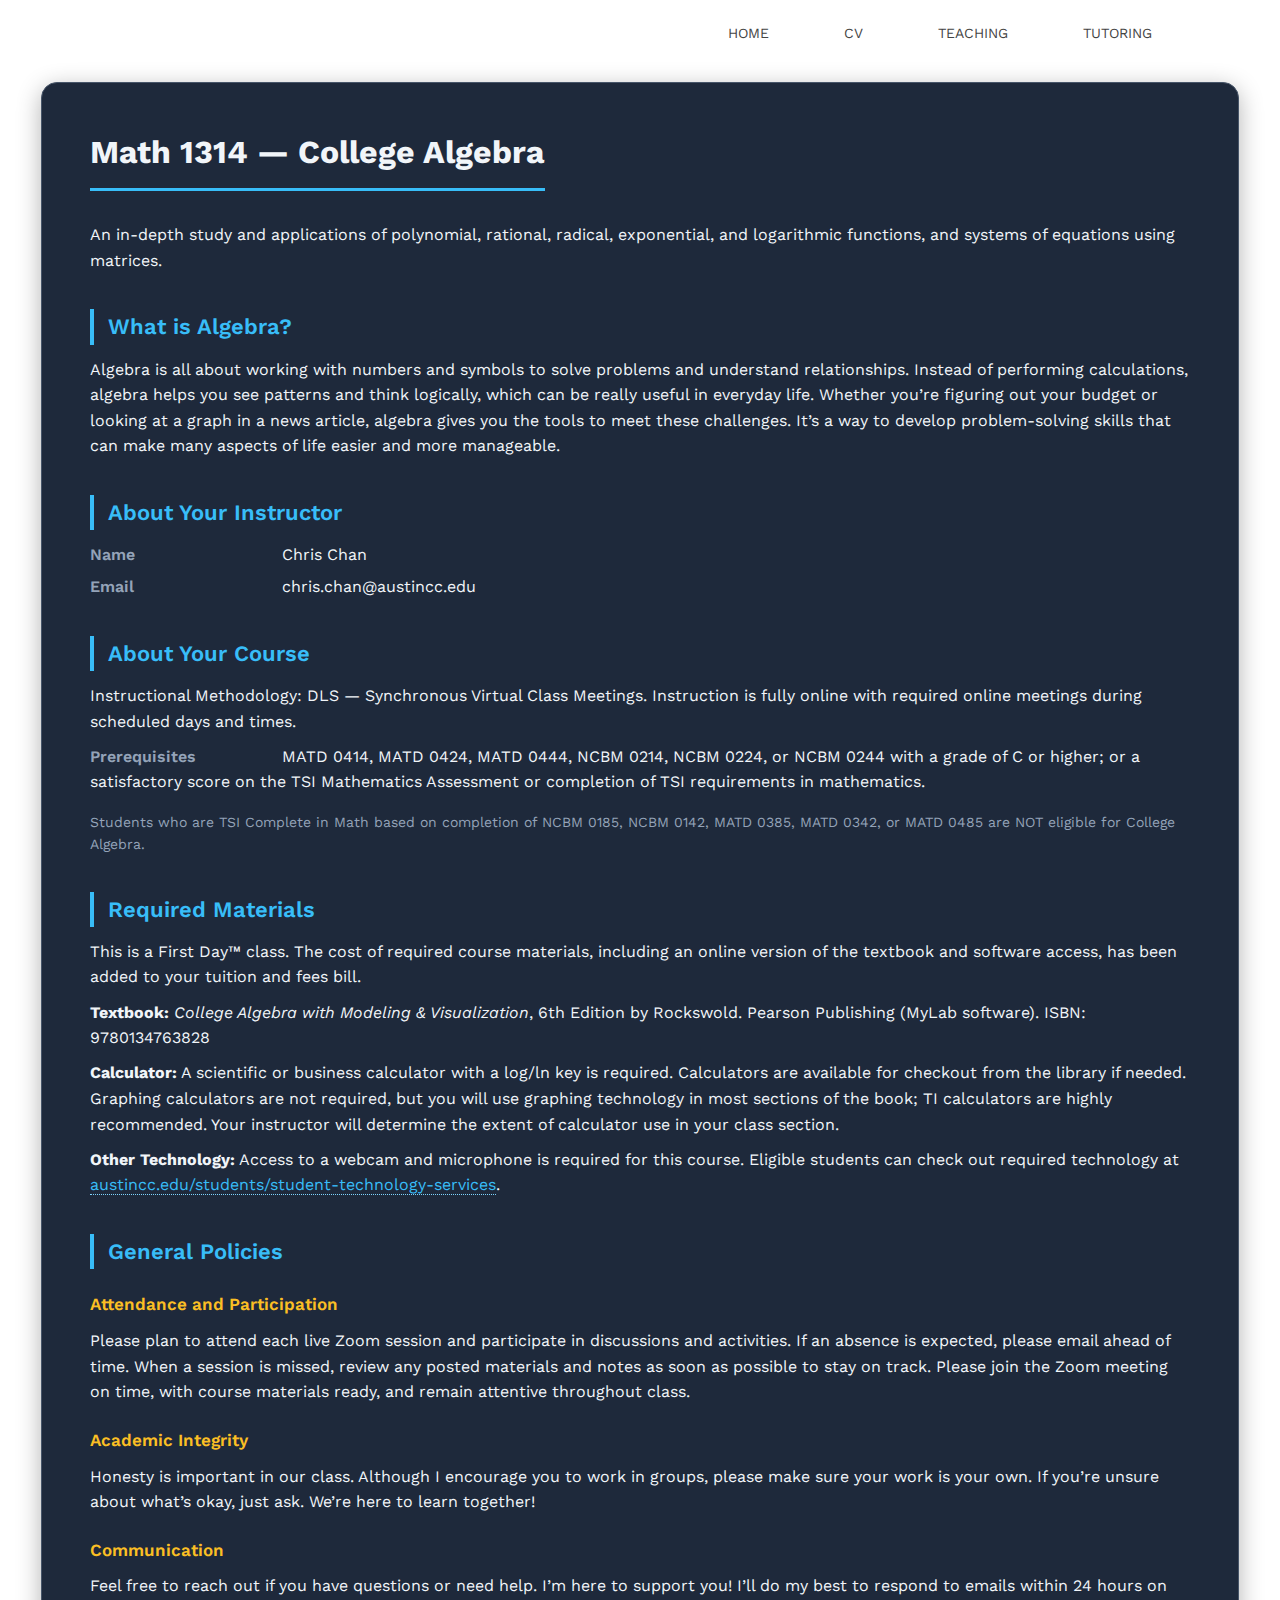
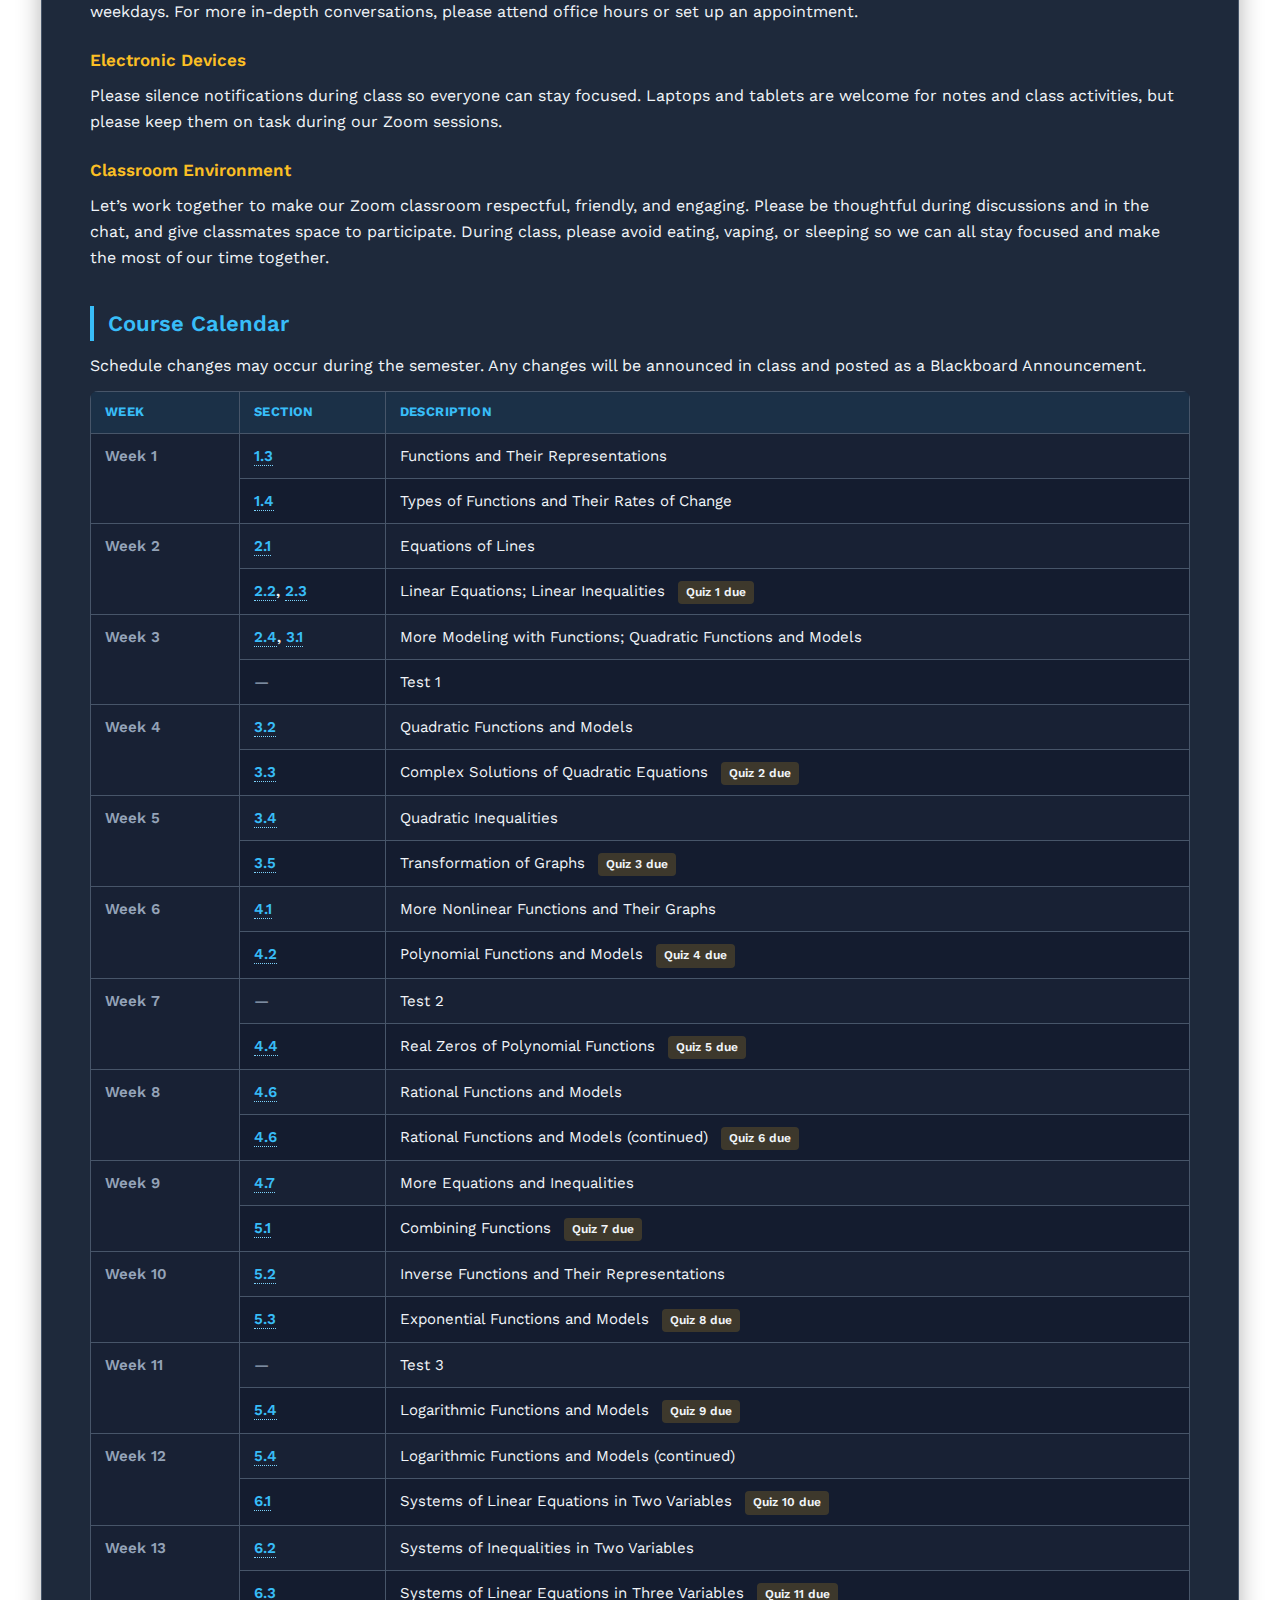
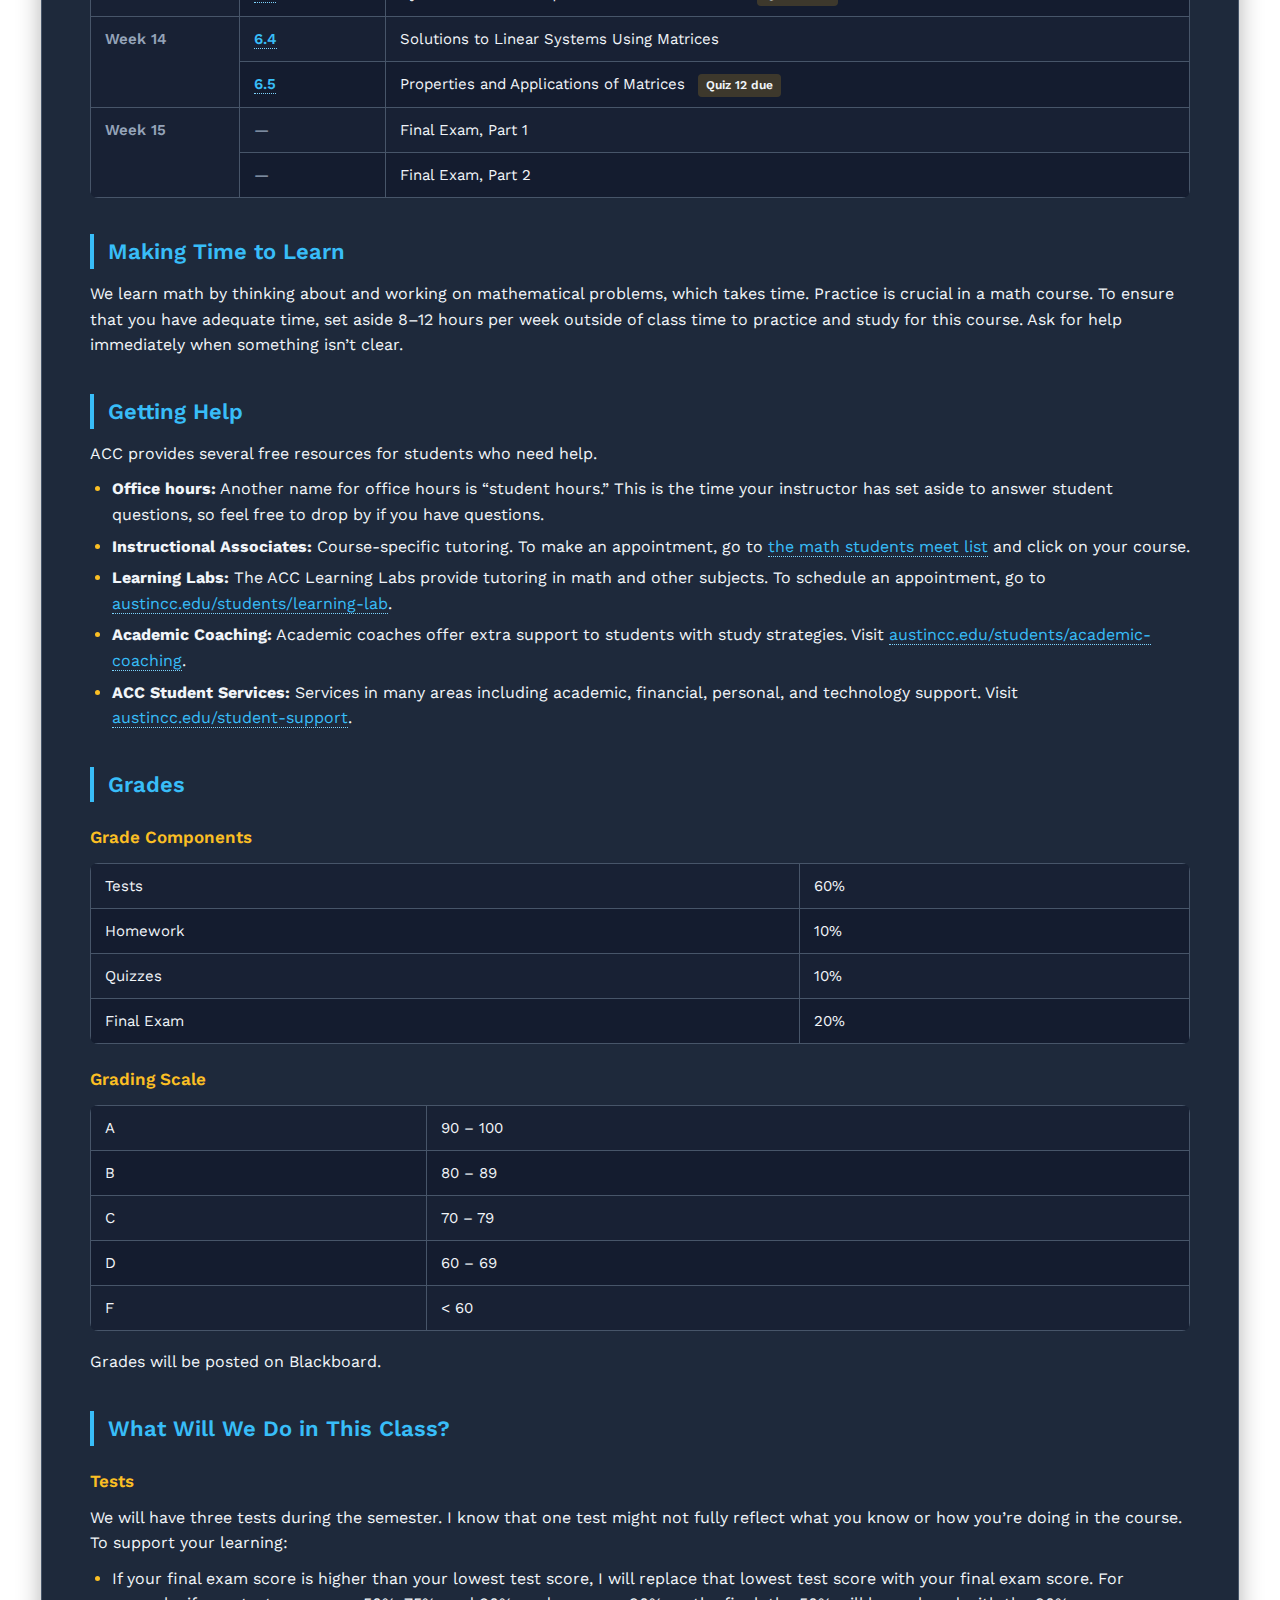
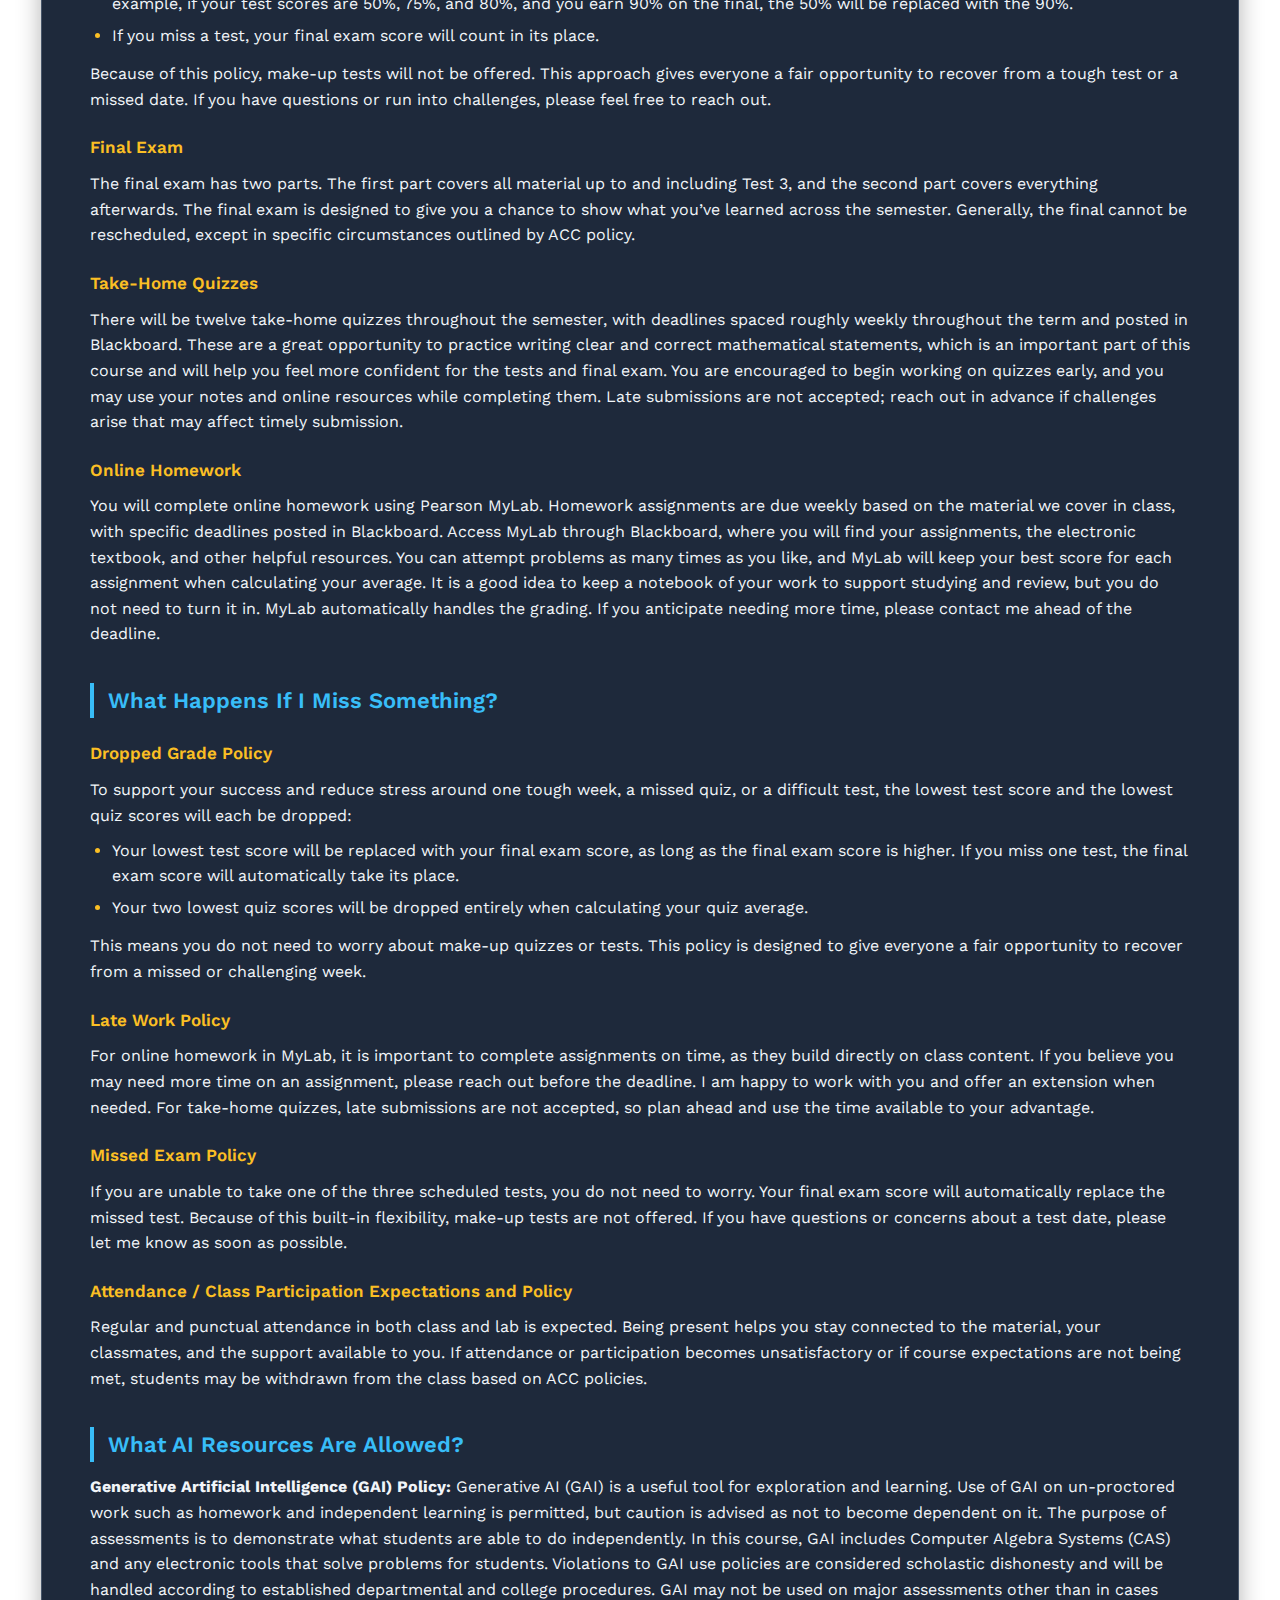
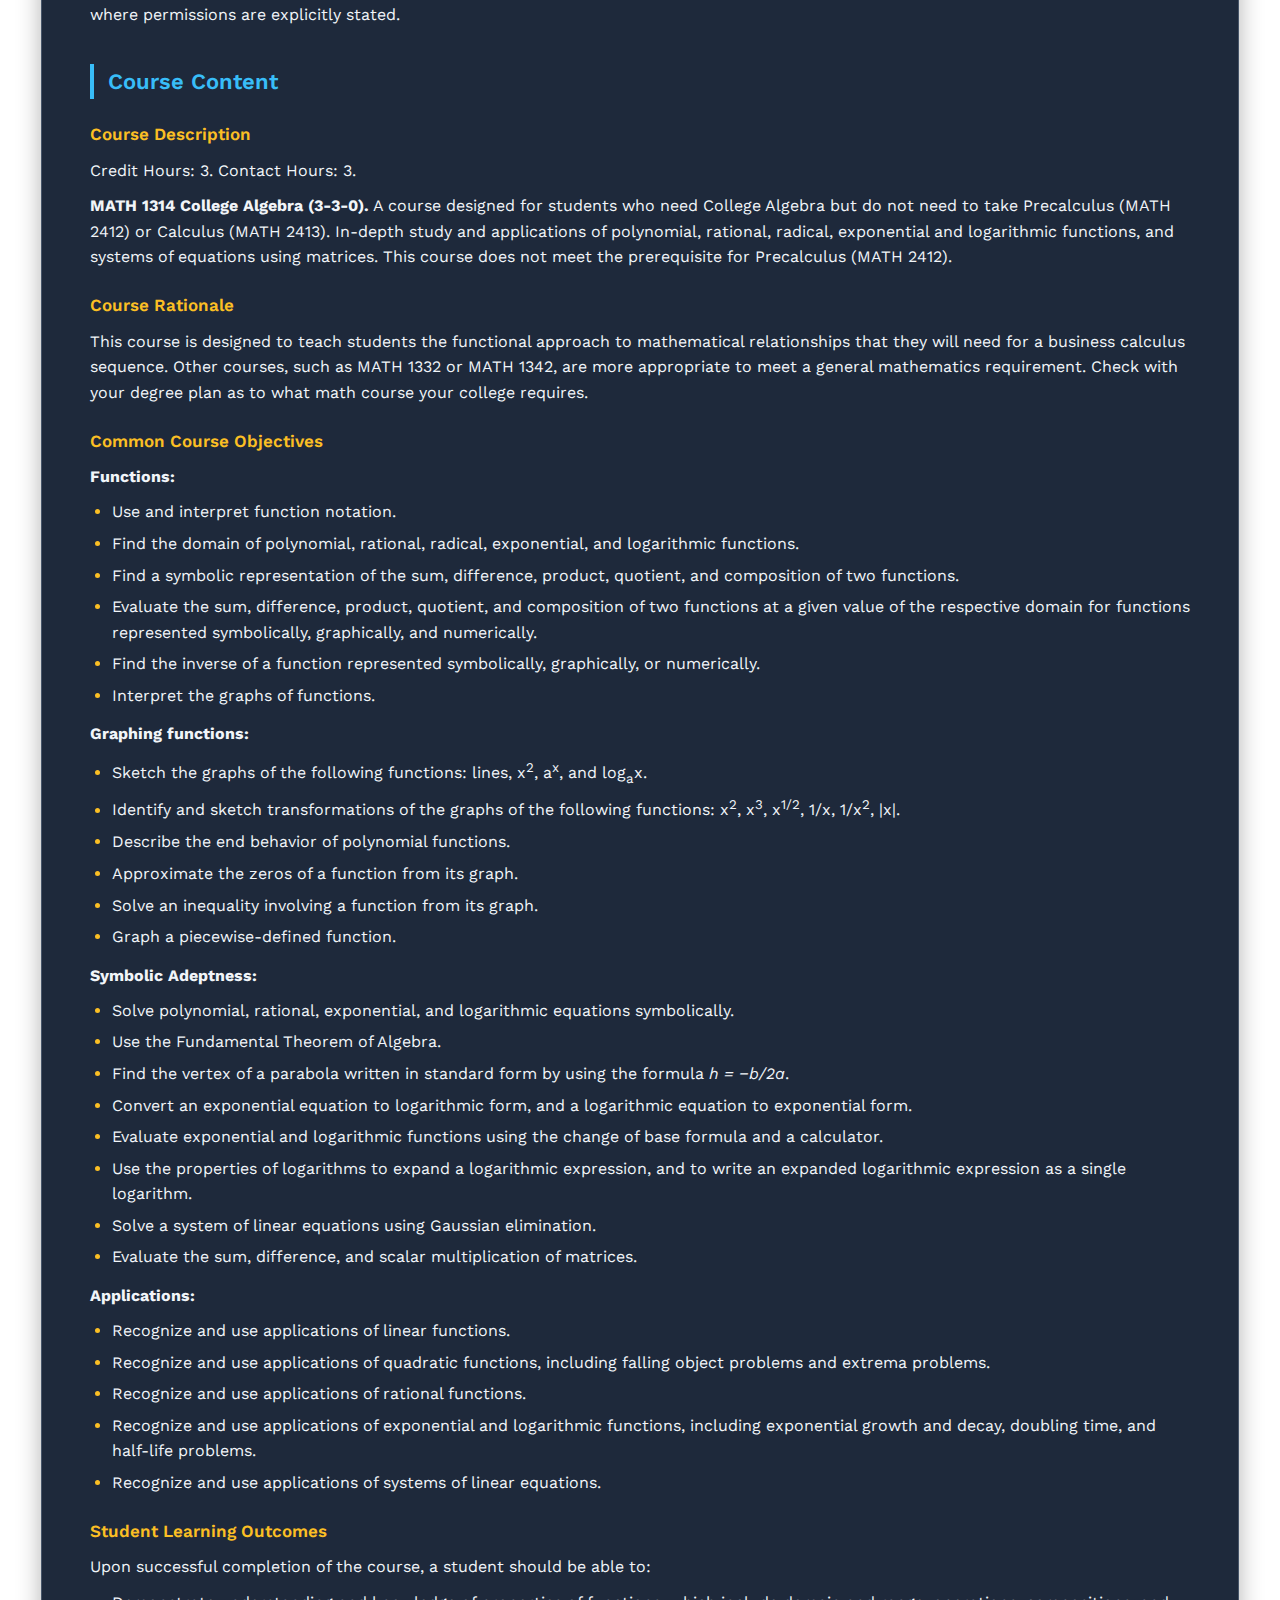
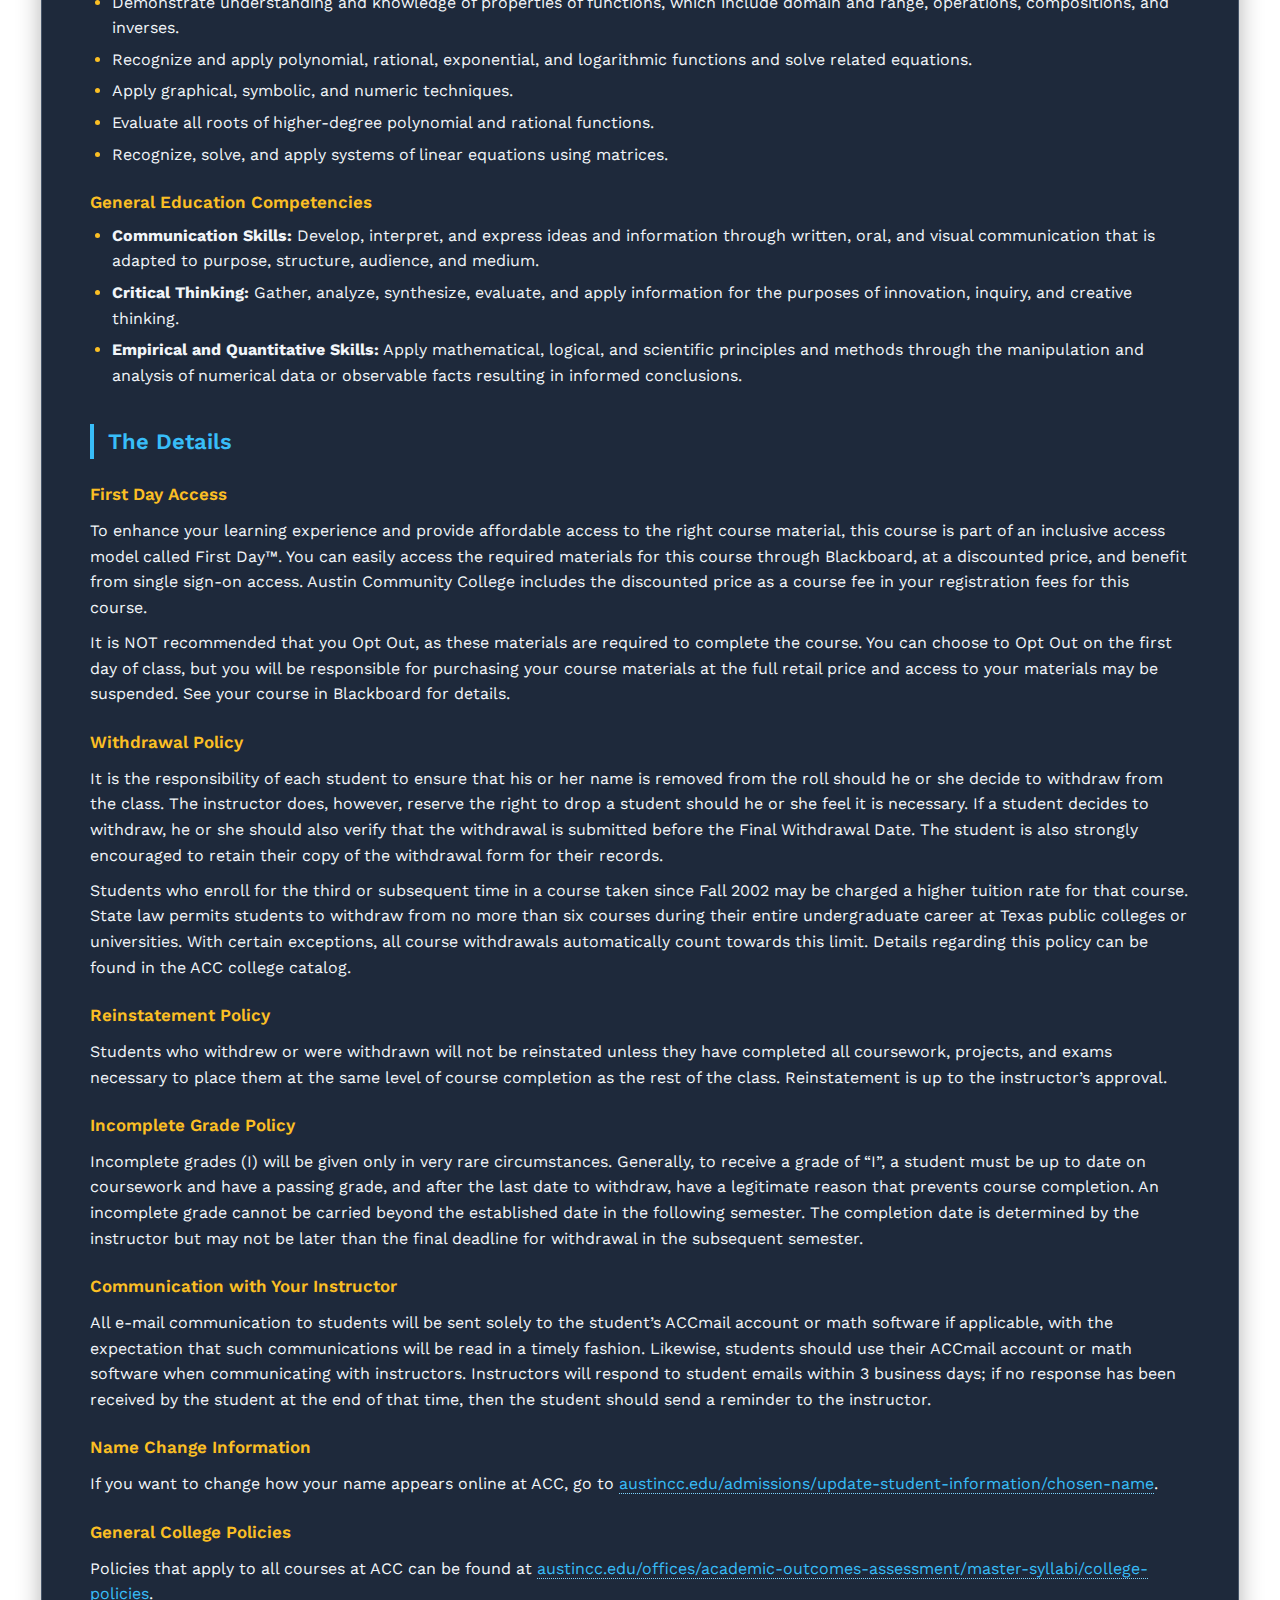
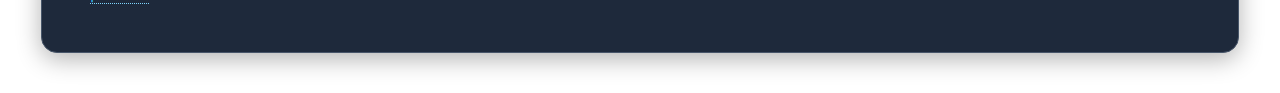
<file: courses/math_1314/index.html>
<!DOCTYPE html>
<html lang="en">
<head>
<meta charset="UTF-8">
<meta name="viewport" content="width=device-width, initial-scale=1.0">
<title>Math 1314 - College Algebra</title>
<link href='https://fonts.googleapis.com/css?family=Work+Sans:400,500,600,700' rel='stylesheet'>
<link rel="stylesheet" href="https://cdnjs.cloudflare.com/ajax/libs/font-awesome/4.7.0/css/font-awesome.min.css">
<link href='/css/styles.css' rel='stylesheet' type='text/css'>
<style>
  :root {
    --primary: #38bdf8;
    --primary-dark: #0284c7;
    --primary-light: #7dd3fc;
    --accent: #fbbf24;
    --accent-light: #fde68a;
    --bg: #0f172a;
    --card-bg: #1e293b;
    --text: #f1f5f9;
    --muted: #94a3b8;
    --border: #475569;
  }
  .syllabus {
    max-width: 1100px;
    margin: 40px auto;
    padding: 36px 48px;
    background: var(--card-bg);
    border: 1px solid var(--border);
    border-radius: 16px;
    box-shadow: 0 6px 24px rgba(0, 0, 0, 0.30);
    color: var(--text);
    font-family: 'Work Sans', sans-serif;
    line-height: 1.6;
  }
  .syllabus h1 {
    color: var(--text);
    border-bottom: 3px solid var(--primary);
    padding-bottom: 10px;
    display: inline-block;
    margin-top: 8px;
    font-size: 32px;
    font-weight: 700;
  }
  .syllabus h2 {
    color: var(--primary);
    margin-top: 36px;
    margin-bottom: 12px;
    border-left: 4px solid var(--primary);
    padding-left: 14px;
    font-size: 22px;
    font-weight: 600;
  }
  .syllabus h3 {
    color: var(--accent);
    margin-top: 22px;
    margin-bottom: 6px;
    font-size: 17px;
    font-weight: 600;
  }
  .syllabus p { margin: 0.6em 0; }
  .syllabus ul { padding-left: 22px; margin: 0.4em 0 0.8em; }
  .syllabus ul li { margin-bottom: 6px; }
  .syllabus ul li::marker { color: var(--accent); }
  .syllabus a {
    color: var(--primary);
    text-decoration: none;
    border-bottom: 1px dotted var(--primary-light);
    transition: color 200ms ease, border-color 200ms ease;
    font-size: inherit;
  }
  .syllabus a:hover {
    color: var(--accent);
    border-bottom-color: var(--accent);
    opacity: 1;
  }
  .syllabus dl.meta { margin: 0.5em 0 1em; }
  .syllabus dl.meta dt {
    font-weight: 600;
    color: var(--muted);
    float: left;
    clear: left;
    min-width: 12em;
  }
  .syllabus dl.meta dd { margin: 0 0 0.4em 0; }
  .syllabus table {
    border-collapse: collapse;
    width: 100%;
    margin: 0.8em 0 1.2em;
    font-size: 15px;
    background: rgba(15, 23, 42, 0.4);
    border-radius: 8px;
    overflow: hidden;
  }
  .syllabus th, .syllabus td {
    border: 1px solid var(--border);
    padding: 10px 14px;
    text-align: left;
    vertical-align: top;
  }
  .syllabus th {
    background: rgba(56, 189, 248, 0.10);
    color: var(--primary);
    font-weight: 700;
    font-size: 13px;
    letter-spacing: 0.4px;
    text-transform: uppercase;
  }
  .syllabus tr:nth-child(even) td { background: rgba(15, 23, 42, 0.5); }
  .syllabus .week-cell {
    color: var(--muted);
    font-weight: 600;
    white-space: nowrap;
  }
  .syllabus .section-cell { font-weight: 600; }
  .syllabus .section-cell .nolink { color: var(--muted); font-weight: 400; }
  @media (max-width: 900px) {
    .syllabus { margin: 16px; padding: 24px 20px; }
    .syllabus h1 { font-size: 26px; }
    .syllabus h2 { font-size: 19px; }
    .syllabus dl.meta dt { float: none; min-width: 0; }
    .syllabus table { font-size: 14px; }
    .syllabus th, .syllabus td { padding: 8px 10px; }
  }
</style>
</head>
<body>
<header>
<div class="navcontainer">
<nav>
<ul>
<li><a href="/index.html">Home</a></li>
<li><a href="/cv.html">CV</a></li>
<li><a href="/teaching.html">Teaching</a></li>
<li><a href="http://www.seasonlearning.com" target="_blank">Tutoring</a></li>
</ul>
</nav>
</div>
</header>

<div class="syllabus">

<h1>Math 1314 &mdash; College Algebra</h1>
<p>An in-depth study and applications of polynomial, rational, radical, exponential, and logarithmic functions, and systems of equations using matrices.</p>

<h2>What is Algebra?</h2>
<p>Algebra is all about working with numbers and symbols to solve problems and understand relationships. Instead of performing calculations, algebra helps you see patterns and think logically, which can be really useful in everyday life. Whether you&rsquo;re figuring out your budget or looking at a graph in a news article, algebra gives you the tools to meet these challenges. It&rsquo;s a way to develop problem-solving skills that can make many aspects of life easier and more manageable.</p>

<h2>About Your Instructor</h2>
<dl class="meta">
  <dt>Name</dt><dd>Chris Chan</dd>
  <dt>Email</dt><dd>chris.chan@austincc.edu</dd>
</dl>

<h2>About Your Course</h2>
<p>Instructional Methodology: DLS &mdash; Synchronous Virtual Class Meetings. Instruction is fully online with required online meetings during scheduled days and times.</p>
<dl class="meta">
  <dt>Prerequisites</dt><dd>MATD 0414, MATD 0424, MATD 0444, NCBM 0214, NCBM 0224, or NCBM 0244 with a grade of C or higher; or a satisfactory score on the TSI Mathematics Assessment or completion of TSI requirements in mathematics.</dd>
</dl>
<p style="font-size: 14px; color: var(--muted);">Students who are TSI Complete in Math based on completion of NCBM 0185, NCBM 0142, MATD 0385, MATD 0342, or MATD 0485 are NOT eligible for College Algebra.</p>

<h2>Required Materials</h2>
<p>This is a First Day&trade; class. The cost of required course materials, including an online version of the textbook and software access, has been added to your tuition and fees bill.</p>
<p><b>Textbook:</b> <i>College Algebra with Modeling &amp; Visualization</i>, 6th Edition by Rockswold. Pearson Publishing (MyLab software). ISBN: 9780134763828</p>
<p><b>Calculator:</b> A scientific or business calculator with a log/ln key is required. Calculators are available for checkout from the library if needed. Graphing calculators are not required, but you will use graphing technology in most sections of the book; TI calculators are highly recommended. Your instructor will determine the extent of calculator use in your class section.</p>
<p><b>Other Technology:</b> Access to a webcam and microphone is required for this course. Eligible students can check out required technology at <a href="https://www.austincc.edu/students/student-technology-services" target="_blank">austincc.edu/students/student-technology-services</a>.</p>

<h2>General Policies</h2>

<h3>Attendance and Participation</h3>
<p>Please plan to attend each live Zoom session and participate in discussions and activities. If an absence is expected, please email ahead of time. When a session is missed, review any posted materials and notes as soon as possible to stay on track. Please join the Zoom meeting on time, with course materials ready, and remain attentive throughout class.</p>

<h3>Academic Integrity</h3>
<p>Honesty is important in our class. Although I encourage you to work in groups, please make sure your work is your own. If you&rsquo;re unsure about what&rsquo;s okay, just ask. We&rsquo;re here to learn together!</p>

<h3>Communication</h3>
<p>Feel free to reach out if you have questions or need help. I&rsquo;m here to support you! I&rsquo;ll do my best to respond to emails within 24 hours on weekdays. For more in-depth conversations, please attend office hours or set up an appointment.</p>

<h3>Electronic Devices</h3>
<p>Please silence notifications during class so everyone can stay focused. Laptops and tablets are welcome for notes and class activities, but please keep them on task during our Zoom sessions.</p>

<h3>Classroom Environment</h3>
<p>Let&rsquo;s work together to make our Zoom classroom respectful, friendly, and engaging. Please be thoughtful during discussions and in the chat, and give classmates space to participate. During class, please avoid eating, vaping, or sleeping so we can all stay focused and make the most of our time together.</p>

<h2>Course Calendar</h2>
<p>Schedule changes may occur during the semester. Any changes will be announced in class and posted as a Blackboard Announcement.</p>
<table>
  <thead>
    <tr><th>Week</th><th>Section</th><th>Description</th></tr>
  </thead>
  <tbody>
    <tr><td class="week-cell" rowspan="2">Week 1</td><td class="section-cell"><a href="lecture_notes/blank/Sec1-3_Functions_and_Their_Representations.html">1.3</a></td><td>Functions and Their Representations</td></tr>
    <tr><td class="section-cell"><a href="lecture_notes/blank/Sec1-4_Types_of_Functions_and_Their_Rate_of_Change.html">1.4</a></td><td>Types of Functions and Their Rates of Change</td></tr>
    <tr><td class="week-cell" rowspan="2">Week 2</td><td class="section-cell"><a href="lecture_notes/blank/Sec2-1_Equations_of_Lines.html">2.1</a></td><td>Equations of Lines</td></tr>
    <tr><td class="section-cell"><a href="lecture_notes/blank/Sec2-2_Linear_Equations.html">2.2</a>, <a href="lecture_notes/blank/Sec2-3_Linear_Inequalities.html">2.3</a></td><td>Linear Equations; Linear Inequalities <span style="display:inline-block; margin-left:8px; padding:2px 8px; border-radius:4px; background:rgba(251,191,36,0.18); color:var(--amber); font-size:12px; font-weight:600;"><a href="quizzes/blank/Quiz01.html" style="color:inherit; border-bottom:none;">Quiz 1 due</a></span></td></tr>
    <tr><td class="week-cell" rowspan="2">Week 3</td><td class="section-cell"><a href="lecture_notes/blank/Sec2-4_More_Modeling_with_Functions.html">2.4</a>, <a href="lecture_notes/blank/Sec3-1_Quadratic_Functions_and_Models.html">3.1</a></td><td>More Modeling with Functions; Quadratic Functions and Models</td></tr>
    <tr><td class="section-cell"><span class="nolink">&mdash;</span></td><td>Test 1</td></tr>
    <tr><td class="week-cell" rowspan="2">Week 4</td><td class="section-cell"><a href="lecture_notes/blank/Sec3-2_Quadratic_Equations_and_Problem_Solving.html">3.2</a></td><td>Quadratic Functions and Models</td></tr>
    <tr><td class="section-cell"><a href="lecture_notes/blank/Sec3-3_Complex_Numbers.html">3.3</a></td><td>Complex Solutions of Quadratic Equations <span style="display:inline-block; margin-left:8px; padding:2px 8px; border-radius:4px; background:rgba(251,191,36,0.18); color:var(--amber); font-size:12px; font-weight:600;"><a href="quizzes/blank/Quiz02.html" style="color:inherit; border-bottom:none;">Quiz 2 due</a></span></td></tr>
    <tr><td class="week-cell" rowspan="2">Week 5</td><td class="section-cell"><a href="lecture_notes/blank/Sec3-4_Quadratic_Inequalities.html">3.4</a></td><td>Quadratic Inequalities</td></tr>
    <tr><td class="section-cell"><a href="lecture_notes/blank/Sec3-5_Transformation_of_Graphs.html">3.5</a></td><td>Transformation of Graphs <span style="display:inline-block; margin-left:8px; padding:2px 8px; border-radius:4px; background:rgba(251,191,36,0.18); color:var(--amber); font-size:12px; font-weight:600;"><a href="quizzes/blank/Quiz03.html" style="color:inherit; border-bottom:none;">Quiz 3 due</a></span></td></tr>
    <tr><td class="week-cell" rowspan="2">Week 6</td><td class="section-cell"><a href="lecture_notes/blank/Sec4-1_More_Nonlinear_Functions_and_Their_Graphs.html">4.1</a></td><td>More Nonlinear Functions and Their Graphs</td></tr>
    <tr><td class="section-cell"><a href="lecture_notes/blank/Sec4-2_Polynomial_Functions_and_Models.html">4.2</a></td><td>Polynomial Functions and Models <span style="display:inline-block; margin-left:8px; padding:2px 8px; border-radius:4px; background:rgba(251,191,36,0.18); color:var(--amber); font-size:12px; font-weight:600;"><a href="quizzes/blank/Quiz04.html" style="color:inherit; border-bottom:none;">Quiz 4 due</a></span></td></tr>
    <tr><td class="week-cell" rowspan="2">Week 7</td><td class="section-cell"><span class="nolink">&mdash;</span></td><td>Test 2</td></tr>
    <tr><td class="section-cell"><a href="lecture_notes/blank/Sec4-4_Real_Zeros_of_Polynomial_Functions.html">4.4</a></td><td>Real Zeros of Polynomial Functions <span style="display:inline-block; margin-left:8px; padding:2px 8px; border-radius:4px; background:rgba(251,191,36,0.18); color:var(--amber); font-size:12px; font-weight:600;"><a href="quizzes/blank/Quiz05.html" style="color:inherit; border-bottom:none;">Quiz 5 due</a></span></td></tr>
    <tr><td class="week-cell" rowspan="2">Week 8</td><td class="section-cell"><a href="lecture_notes/blank/Sec4-6_Rational_Functions_and_Models.html">4.6</a></td><td>Rational Functions and Models</td></tr>
    <tr><td class="section-cell"><a href="lecture_notes/blank/Sec4-6_Rational_Functions_and_Models.html">4.6</a></td><td>Rational Functions and Models (continued) <span style="display:inline-block; margin-left:8px; padding:2px 8px; border-radius:4px; background:rgba(251,191,36,0.18); color:var(--amber); font-size:12px; font-weight:600;"><a href="quizzes/blank/Quiz06.html" style="color:inherit; border-bottom:none;">Quiz 6 due</a></span></td></tr>
    <tr><td class="week-cell" rowspan="2">Week 9</td><td class="section-cell"><a href="lecture_notes/blank/Sec4-7_More_Equations_and_Inequalities.html">4.7</a></td><td>More Equations and Inequalities</td></tr>
    <tr><td class="section-cell"><a href="lecture_notes/blank/Sec5-1_Combining_Functions.html">5.1</a></td><td>Combining Functions <span style="display:inline-block; margin-left:8px; padding:2px 8px; border-radius:4px; background:rgba(251,191,36,0.18); color:var(--amber); font-size:12px; font-weight:600;"><a href="quizzes/blank/Quiz07.html" style="color:inherit; border-bottom:none;">Quiz 7 due</a></span></td></tr>
    <tr><td class="week-cell" rowspan="2">Week 10</td><td class="section-cell"><a href="lecture_notes/blank/Sec5-2_Inverse_Functions_and_Their_Representations.html">5.2</a></td><td>Inverse Functions and Their Representations</td></tr>
    <tr><td class="section-cell"><a href="lecture_notes/blank/Sec5-3_Exponential_Functions_and_Models.html">5.3</a></td><td>Exponential Functions and Models <span style="display:inline-block; margin-left:8px; padding:2px 8px; border-radius:4px; background:rgba(251,191,36,0.18); color:var(--amber); font-size:12px; font-weight:600;"><a href="quizzes/blank/Quiz08.html" style="color:inherit; border-bottom:none;">Quiz 8 due</a></span></td></tr>
    <tr><td class="week-cell" rowspan="2">Week 11</td><td class="section-cell"><span class="nolink">&mdash;</span></td><td>Test 3</td></tr>
    <tr><td class="section-cell"><a href="lecture_notes/blank/Sec5-4_Logarithmic_Functions_and_Models.html">5.4</a></td><td>Logarithmic Functions and Models <span style="display:inline-block; margin-left:8px; padding:2px 8px; border-radius:4px; background:rgba(251,191,36,0.18); color:var(--amber); font-size:12px; font-weight:600;"><a href="quizzes/blank/Quiz09.html" style="color:inherit; border-bottom:none;">Quiz 9 due</a></span></td></tr>
    <tr><td class="week-cell" rowspan="2">Week 12</td><td class="section-cell"><a href="lecture_notes/blank/Sec5-4_Logarithmic_Functions_and_Models.html">5.4</a></td><td>Logarithmic Functions and Models (continued)</td></tr>
    <tr><td class="section-cell"><a href="lecture_notes/blank/Sec6-1_Systems_of_Linear_Equations_in_Two_Variables.html">6.1</a></td><td>Systems of Linear Equations in Two Variables <span style="display:inline-block; margin-left:8px; padding:2px 8px; border-radius:4px; background:rgba(251,191,36,0.18); color:var(--amber); font-size:12px; font-weight:600;"><a href="quizzes/blank/Quiz10.html" style="color:inherit; border-bottom:none;">Quiz 10 due</a></span></td></tr>
    <tr><td class="week-cell" rowspan="2">Week 13</td><td class="section-cell"><a href="lecture_notes/blank/Sec6-2_Systems_of_Inequalities_in_Two_Variables.html">6.2</a></td><td>Systems of Inequalities in Two Variables</td></tr>
    <tr><td class="section-cell"><a href="lecture_notes/blank/Sec6-3_Systems_of_Linear_Equations_in_Three_Variables.html">6.3</a></td><td>Systems of Linear Equations in Three Variables <span style="display:inline-block; margin-left:8px; padding:2px 8px; border-radius:4px; background:rgba(251,191,36,0.18); color:var(--amber); font-size:12px; font-weight:600;"><a href="quizzes/blank/Quiz11.html" style="color:inherit; border-bottom:none;">Quiz 11 due</a></span></td></tr>
    <tr><td class="week-cell" rowspan="2">Week 14</td><td class="section-cell"><a href="lecture_notes/blank/Sec6-4_Solutions_to_Linear_Systems_Using_Matrices.html">6.4</a></td><td>Solutions to Linear Systems Using Matrices</td></tr>
    <tr><td class="section-cell"><a href="lecture_notes/blank/Sec6-5_Properties_and_Applications_of_Matrices.html">6.5</a></td><td>Properties and Applications of Matrices <span style="display:inline-block; margin-left:8px; padding:2px 8px; border-radius:4px; background:rgba(251,191,36,0.18); color:var(--amber); font-size:12px; font-weight:600;"><a href="quizzes/blank/Quiz12.html" style="color:inherit; border-bottom:none;">Quiz 12 due</a></span></td></tr>
    <tr><td class="week-cell" rowspan="2">Week 15</td><td class="section-cell"><span class="nolink">&mdash;</span></td><td>Final Exam, Part 1</td></tr>
    <tr><td class="section-cell"><span class="nolink">&mdash;</span></td><td>Final Exam, Part 2</td></tr>
  </tbody>
</table>

<h2>Making Time to Learn</h2>
<p>We learn math by thinking about and working on mathematical problems, which takes time. Practice is crucial in a math course. To ensure that you have adequate time, set aside 8&ndash;12 hours per week outside of class time to practice and study for this course. Ask for help immediately when something isn&rsquo;t clear.</p>

<h2>Getting Help</h2>
<p>ACC provides several free resources for students who need help.</p>
<ul>
  <li><b>Office hours:</b> Another name for office hours is &ldquo;student hours.&rdquo; This is the time your instructor has set aside to answer student questions, so feel free to drop by if you have questions.</li>
  <li><b>Instructional Associates:</b> Course-specific tutoring. To make an appointment, go to <a href="https://sites.google.com/a/austincc.edu/math-students/meet/list" target="_blank">the math students meet list</a> and click on your course.</li>
  <li><b>Learning Labs:</b> The ACC Learning Labs provide tutoring in math and other subjects. To schedule an appointment, go to <a href="https://www.austincc.edu/students/learning-lab" target="_blank">austincc.edu/students/learning-lab</a>.</li>
  <li><b>Academic Coaching:</b> Academic coaches offer extra support to students with study strategies. Visit <a href="https://www.austincc.edu/students/academic-coaching" target="_blank">austincc.edu/students/academic-coaching</a>.</li>
  <li><b>ACC Student Services:</b> Services in many areas including academic, financial, personal, and technology support. Visit <a href="https://www.austincc.edu/student-support" target="_blank">austincc.edu/student-support</a>.</li>
</ul>

<h2>Grades</h2>

<h3>Grade Components</h3>
<table>
  <tbody>
    <tr><td>Tests</td><td>60%</td></tr>
    <tr><td>Homework</td><td>10%</td></tr>
    <tr><td>Quizzes</td><td>10%</td></tr>
    <tr><td>Final Exam</td><td>20%</td></tr>
  </tbody>
</table>

<h3>Grading Scale</h3>
<table>
  <tbody>
    <tr><td>A</td><td>90 &ndash; 100</td></tr>
    <tr><td>B</td><td>80 &ndash; 89</td></tr>
    <tr><td>C</td><td>70 &ndash; 79</td></tr>
    <tr><td>D</td><td>60 &ndash; 69</td></tr>
    <tr><td>F</td><td>&lt; 60</td></tr>
  </tbody>
</table>
<p>Grades will be posted on Blackboard.</p>

<h2>What Will We Do in This Class?</h2>

<h3>Tests</h3>
<p>We will have three tests during the semester. I know that one test might not fully reflect what you know or how you&rsquo;re doing in the course. To support your learning:</p>
<ul>
  <li>If your final exam score is higher than your lowest test score, I will replace that lowest test score with your final exam score. For example, if your test scores are 50%, 75%, and 80%, and you earn 90% on the final, the 50% will be replaced with the 90%.</li>
  <li>If you miss a test, your final exam score will count in its place.</li>
</ul>
<p>Because of this policy, make-up tests will not be offered. This approach gives everyone a fair opportunity to recover from a tough test or a missed date. If you have questions or run into challenges, please feel free to reach out.</p>

<h3>Final Exam</h3>
<p>The final exam has two parts. The first part covers all material up to and including Test 3, and the second part covers everything afterwards. The final exam is designed to give you a chance to show what you&rsquo;ve learned across the semester. Generally, the final cannot be rescheduled, except in specific circumstances outlined by ACC policy.</p>

<h3>Take-Home Quizzes</h3>
<p>There will be twelve take-home quizzes throughout the semester, with deadlines spaced roughly weekly throughout the term and posted in Blackboard. These are a great opportunity to practice writing clear and correct mathematical statements, which is an important part of this course and will help you feel more confident for the tests and final exam. You are encouraged to begin working on quizzes early, and you may use your notes and online resources while completing them. Late submissions are not accepted; reach out in advance if challenges arise that may affect timely submission.</p>

<h3>Online Homework</h3>
<p>You will complete online homework using Pearson MyLab. Homework assignments are due weekly based on the material we cover in class, with specific deadlines posted in Blackboard. Access MyLab through Blackboard, where you will find your assignments, the electronic textbook, and other helpful resources. You can attempt problems as many times as you like, and MyLab will keep your best score for each assignment when calculating your average. It is a good idea to keep a notebook of your work to support studying and review, but you do not need to turn it in. MyLab automatically handles the grading. If you anticipate needing more time, please contact me ahead of the deadline.</p>

<h2>What Happens If I Miss Something?</h2>

<h3>Dropped Grade Policy</h3>
<p>To support your success and reduce stress around one tough week, a missed quiz, or a difficult test, the lowest test score and the lowest quiz scores will each be dropped:</p>
<ul>
  <li>Your lowest test score will be replaced with your final exam score, as long as the final exam score is higher. If you miss one test, the final exam score will automatically take its place.</li>
  <li>Your two lowest quiz scores will be dropped entirely when calculating your quiz average.</li>
</ul>
<p>This means you do not need to worry about make-up quizzes or tests. This policy is designed to give everyone a fair opportunity to recover from a missed or challenging week.</p>

<h3>Late Work Policy</h3>
<p>For online homework in MyLab, it is important to complete assignments on time, as they build directly on class content. If you believe you may need more time on an assignment, please reach out before the deadline. I am happy to work with you and offer an extension when needed. For take-home quizzes, late submissions are not accepted, so plan ahead and use the time available to your advantage.</p>

<h3>Missed Exam Policy</h3>
<p>If you are unable to take one of the three scheduled tests, you do not need to worry. Your final exam score will automatically replace the missed test. Because of this built-in flexibility, make-up tests are not offered. If you have questions or concerns about a test date, please let me know as soon as possible.</p>

<h3>Attendance / Class Participation Expectations and Policy</h3>
<p>Regular and punctual attendance in both class and lab is expected. Being present helps you stay connected to the material, your classmates, and the support available to you. If attendance or participation becomes unsatisfactory or if course expectations are not being met, students may be withdrawn from the class based on ACC policies.</p>

<h2>What AI Resources Are Allowed?</h2>
<p><b>Generative Artificial Intelligence (GAI) Policy:</b> Generative AI (GAI) is a useful tool for exploration and learning. Use of GAI on un-proctored work such as homework and independent learning is permitted, but caution is advised as not to become dependent on it. The purpose of assessments is to demonstrate what students are able to do independently. In this course, GAI includes Computer Algebra Systems (CAS) and any electronic tools that solve problems for students. Violations to GAI use policies are considered scholastic dishonesty and will be handled according to established departmental and college procedures. GAI may not be used on major assessments other than in cases where permissions are explicitly stated.</p>

<h2>Course Content</h2>

<h3>Course Description</h3>
<p>Credit Hours: 3. Contact Hours: 3.</p>
<p><b>MATH 1314 College Algebra (3-3-0).</b> A course designed for students who need College Algebra but do not need to take Precalculus (MATH 2412) or Calculus (MATH 2413). In-depth study and applications of polynomial, rational, radical, exponential and logarithmic functions, and systems of equations using matrices. This course does not meet the prerequisite for Precalculus (MATH 2412).</p>

<h3>Course Rationale</h3>
<p>This course is designed to teach students the functional approach to mathematical relationships that they will need for a business calculus sequence. Other courses, such as MATH 1332 or MATH 1342, are more appropriate to meet a general mathematics requirement. Check with your degree plan as to what math course your college requires.</p>

<h3>Common Course Objectives</h3>
<p><b>Functions:</b></p>
<ul>
  <li>Use and interpret function notation.</li>
  <li>Find the domain of polynomial, rational, radical, exponential, and logarithmic functions.</li>
  <li>Find a symbolic representation of the sum, difference, product, quotient, and composition of two functions.</li>
  <li>Evaluate the sum, difference, product, quotient, and composition of two functions at a given value of the respective domain for functions represented symbolically, graphically, and numerically.</li>
  <li>Find the inverse of a function represented symbolically, graphically, or numerically.</li>
  <li>Interpret the graphs of functions.</li>
</ul>
<p><b>Graphing functions:</b></p>
<ul>
  <li>Sketch the graphs of the following functions: lines, x<sup>2</sup>, a<sup>x</sup>, and log<sub>a</sub>x.</li>
  <li>Identify and sketch transformations of the graphs of the following functions: x<sup>2</sup>, x<sup>3</sup>, x<sup>1/2</sup>, 1/x, 1/x<sup>2</sup>, |x|.</li>
  <li>Describe the end behavior of polynomial functions.</li>
  <li>Approximate the zeros of a function from its graph.</li>
  <li>Solve an inequality involving a function from its graph.</li>
  <li>Graph a piecewise-defined function.</li>
</ul>
<p><b>Symbolic Adeptness:</b></p>
<ul>
  <li>Solve polynomial, rational, exponential, and logarithmic equations symbolically.</li>
  <li>Use the Fundamental Theorem of Algebra.</li>
  <li>Find the vertex of a parabola written in standard form by using the formula <i>h = &minus;b/2a</i>.</li>
  <li>Convert an exponential equation to logarithmic form, and a logarithmic equation to exponential form.</li>
  <li>Evaluate exponential and logarithmic functions using the change of base formula and a calculator.</li>
  <li>Use the properties of logarithms to expand a logarithmic expression, and to write an expanded logarithmic expression as a single logarithm.</li>
  <li>Solve a system of linear equations using Gaussian elimination.</li>
  <li>Evaluate the sum, difference, and scalar multiplication of matrices.</li>
</ul>
<p><b>Applications:</b></p>
<ul>
  <li>Recognize and use applications of linear functions.</li>
  <li>Recognize and use applications of quadratic functions, including falling object problems and extrema problems.</li>
  <li>Recognize and use applications of rational functions.</li>
  <li>Recognize and use applications of exponential and logarithmic functions, including exponential growth and decay, doubling time, and half-life problems.</li>
  <li>Recognize and use applications of systems of linear equations.</li>
</ul>

<h3>Student Learning Outcomes</h3>
<p>Upon successful completion of the course, a student should be able to:</p>
<ul>
  <li>Demonstrate understanding and knowledge of properties of functions, which include domain and range, operations, compositions, and inverses.</li>
  <li>Recognize and apply polynomial, rational, exponential, and logarithmic functions and solve related equations.</li>
  <li>Apply graphical, symbolic, and numeric techniques.</li>
  <li>Evaluate all roots of higher-degree polynomial and rational functions.</li>
  <li>Recognize, solve, and apply systems of linear equations using matrices.</li>
</ul>

<h3>General Education Competencies</h3>
<ul>
  <li><b>Communication Skills:</b> Develop, interpret, and express ideas and information through written, oral, and visual communication that is adapted to purpose, structure, audience, and medium.</li>
  <li><b>Critical Thinking:</b> Gather, analyze, synthesize, evaluate, and apply information for the purposes of innovation, inquiry, and creative thinking.</li>
  <li><b>Empirical and Quantitative Skills:</b> Apply mathematical, logical, and scientific principles and methods through the manipulation and analysis of numerical data or observable facts resulting in informed conclusions.</li>
</ul>

<h2>The Details</h2>

<h3>First Day Access</h3>
<p>To enhance your learning experience and provide affordable access to the right course material, this course is part of an inclusive access model called First Day&trade;. You can easily access the required materials for this course through Blackboard, at a discounted price, and benefit from single sign-on access. Austin Community College includes the discounted price as a course fee in your registration fees for this course.</p>
<p>It is NOT recommended that you Opt Out, as these materials are required to complete the course. You can choose to Opt Out on the first day of class, but you will be responsible for purchasing your course materials at the full retail price and access to your materials may be suspended. See your course in Blackboard for details.</p>

<h3>Withdrawal Policy</h3>
<p>It is the responsibility of each student to ensure that his or her name is removed from the roll should he or she decide to withdraw from the class. The instructor does, however, reserve the right to drop a student should he or she feel it is necessary. If a student decides to withdraw, he or she should also verify that the withdrawal is submitted before the Final Withdrawal Date. The student is also strongly encouraged to retain their copy of the withdrawal form for their records.</p>
<p>Students who enroll for the third or subsequent time in a course taken since Fall 2002 may be charged a higher tuition rate for that course. State law permits students to withdraw from no more than six courses during their entire undergraduate career at Texas public colleges or universities. With certain exceptions, all course withdrawals automatically count towards this limit. Details regarding this policy can be found in the ACC college catalog.</p>

<h3>Reinstatement Policy</h3>
<p>Students who withdrew or were withdrawn will not be reinstated unless they have completed all coursework, projects, and exams necessary to place them at the same level of course completion as the rest of the class. Reinstatement is up to the instructor&rsquo;s approval.</p>

<h3>Incomplete Grade Policy</h3>
<p>Incomplete grades (I) will be given only in very rare circumstances. Generally, to receive a grade of &ldquo;I&rdquo;, a student must be up to date on coursework and have a passing grade, and after the last date to withdraw, have a legitimate reason that prevents course completion. An incomplete grade cannot be carried beyond the established date in the following semester. The completion date is determined by the instructor but may not be later than the final deadline for withdrawal in the subsequent semester.</p>

<h3>Communication with Your Instructor</h3>
<p>All e-mail communication to students will be sent solely to the student&rsquo;s ACCmail account or math software if applicable, with the expectation that such communications will be read in a timely fashion. Likewise, students should use their ACCmail account or math software when communicating with instructors. Instructors will respond to student emails within 3 business days; if no response has been received by the student at the end of that time, then the student should send a reminder to the instructor.</p>

<h3>Name Change Information</h3>
<p>If you want to change how your name appears online at ACC, go to <a href="https://www.austincc.edu/admissions/update-student-information/chosen-name" target="_blank">austincc.edu/admissions/update-student-information/chosen-name</a>.</p>

<h3>General College Policies</h3>
<p>Policies that apply to all courses at ACC can be found at <a href="https://www.austincc.edu/offices/academic-outcomes-assessment/master-syllabi/college-policies" target="_blank">austincc.edu/offices/academic-outcomes-assessment/master-syllabi/college-policies</a>.</p>

</div>
</body>
</html>
</file>
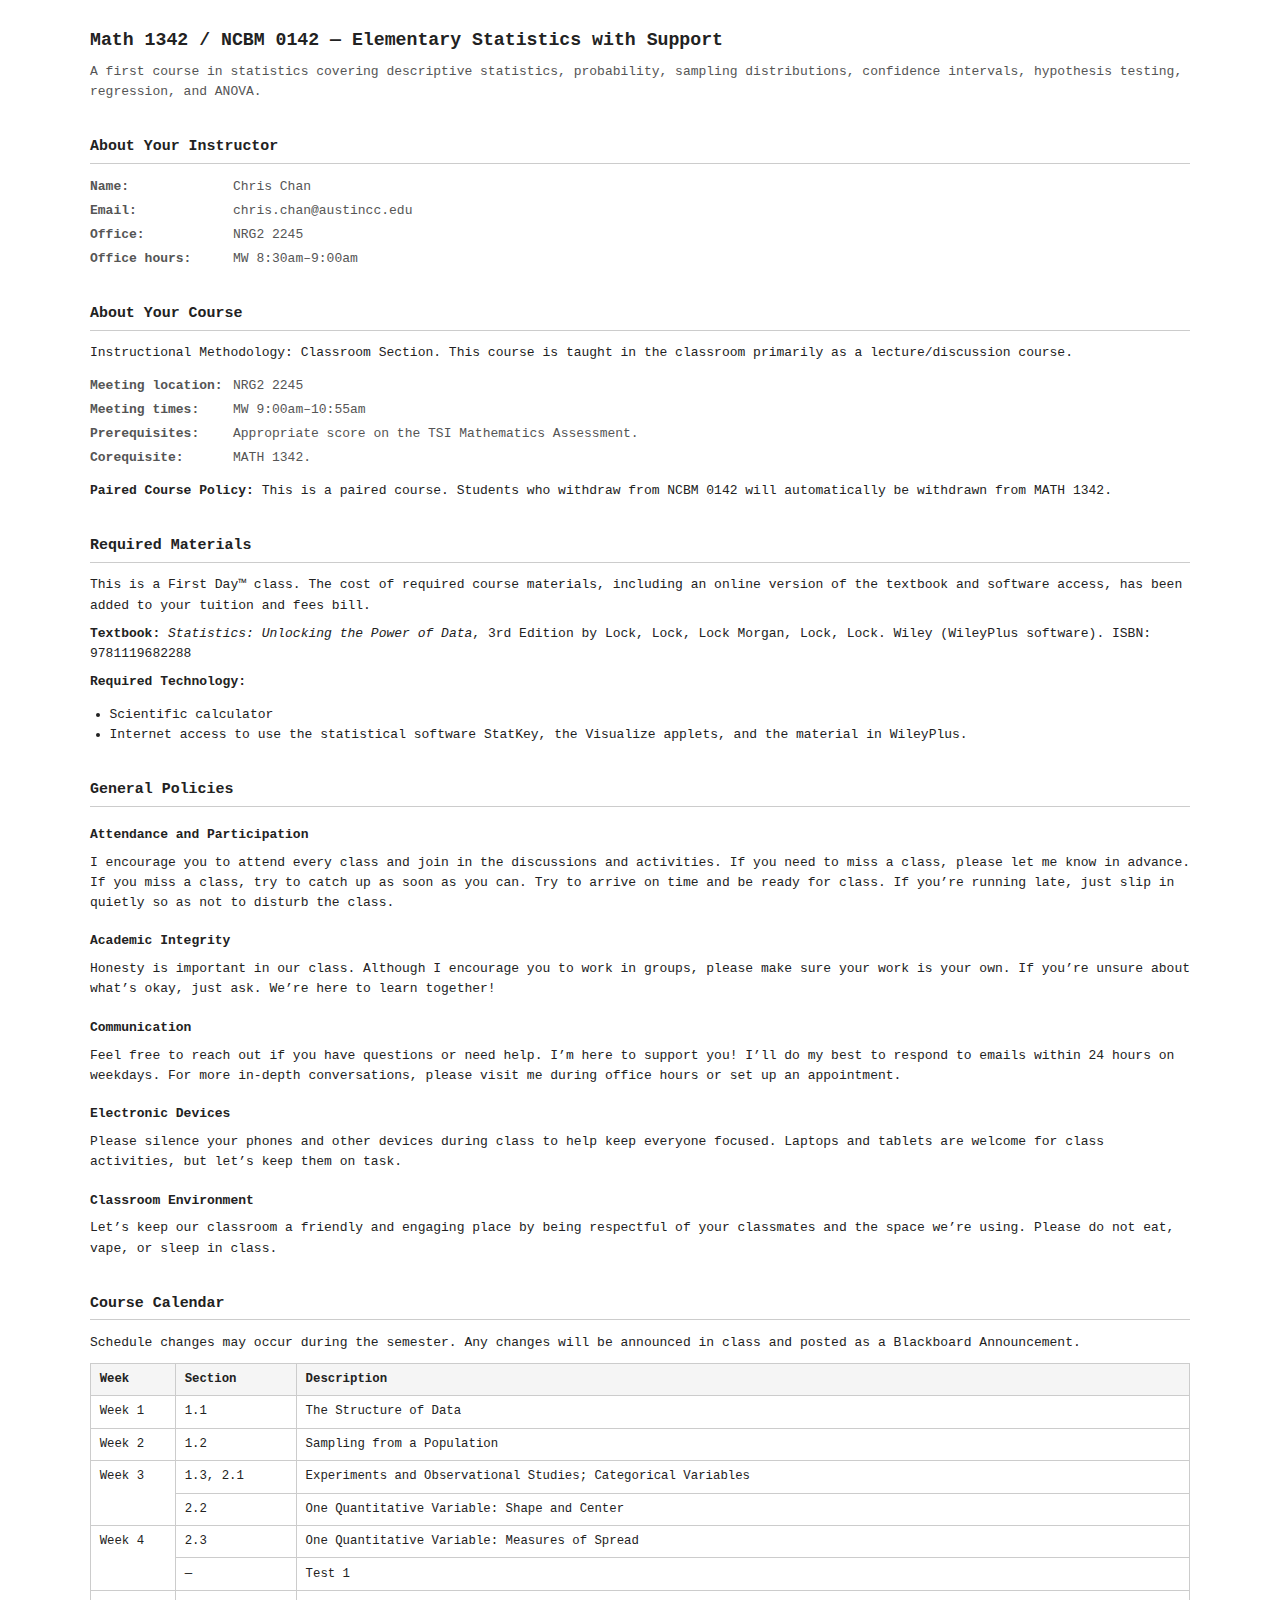
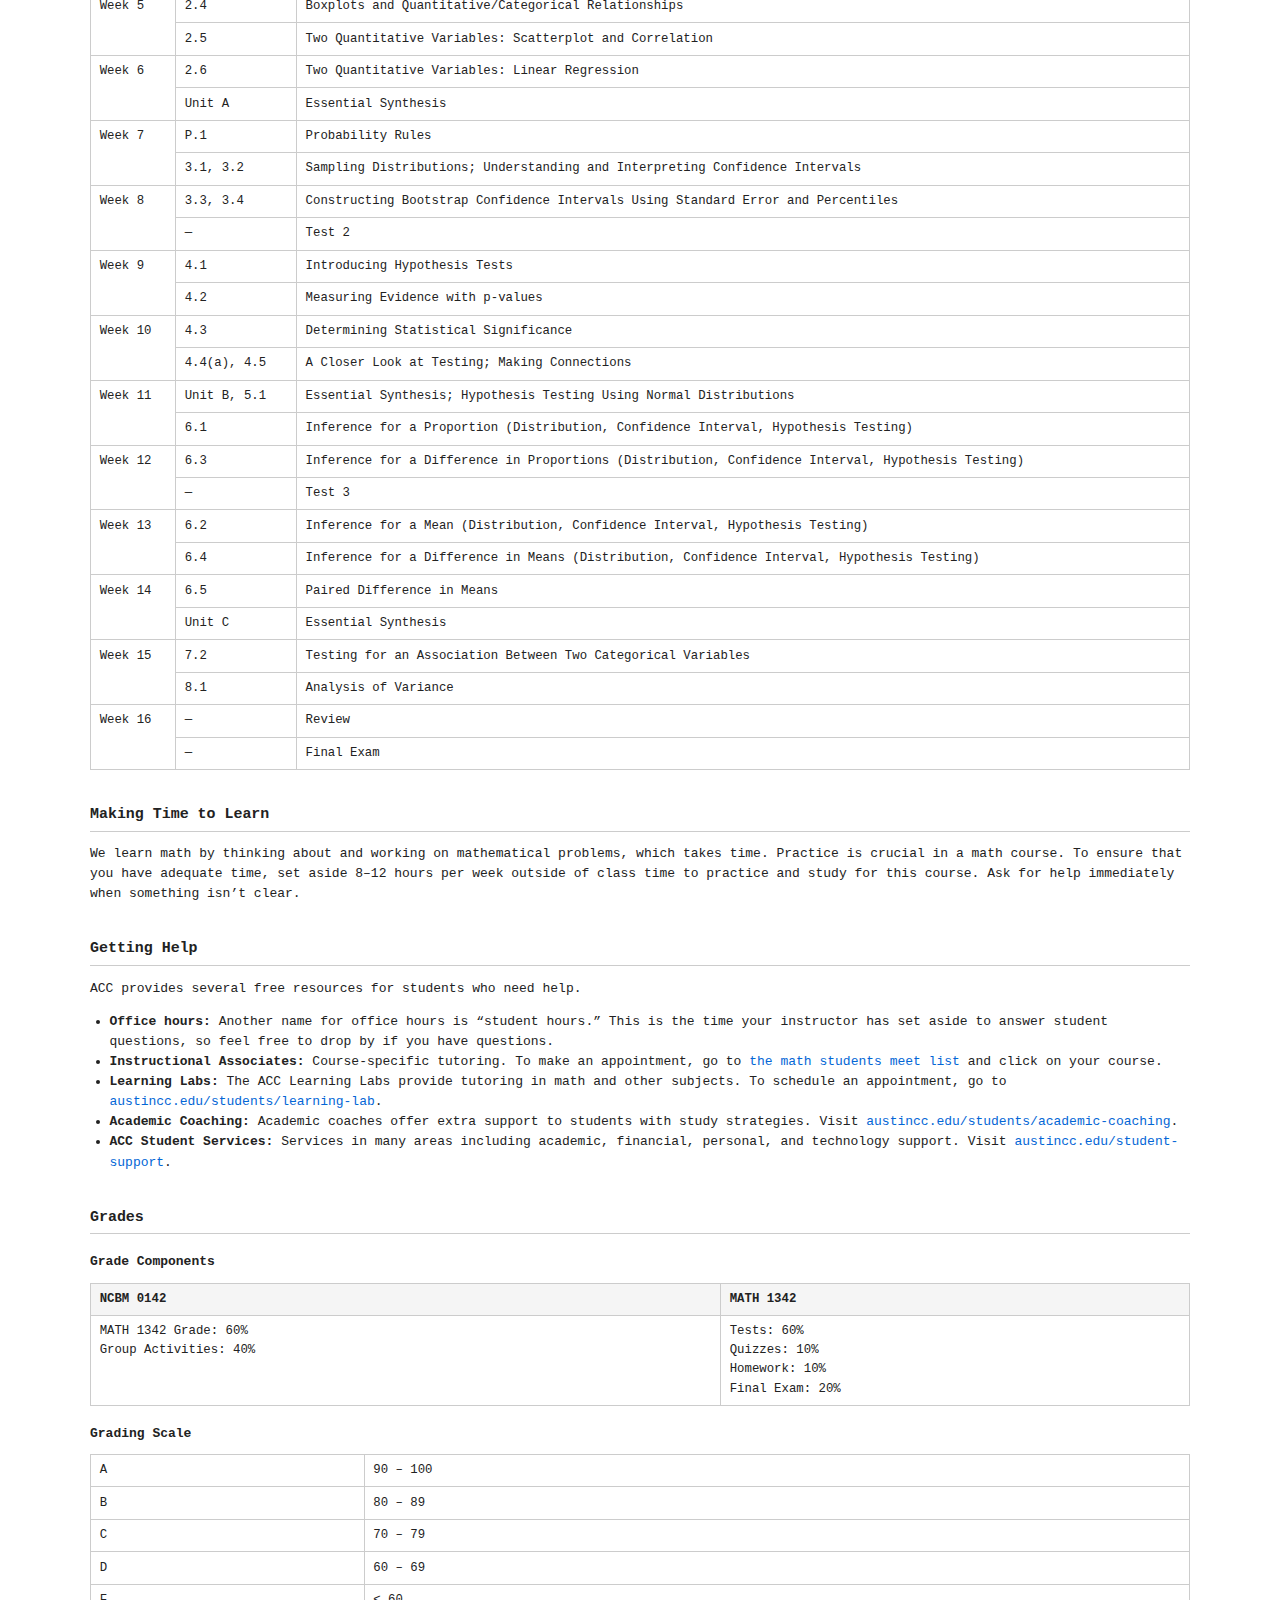
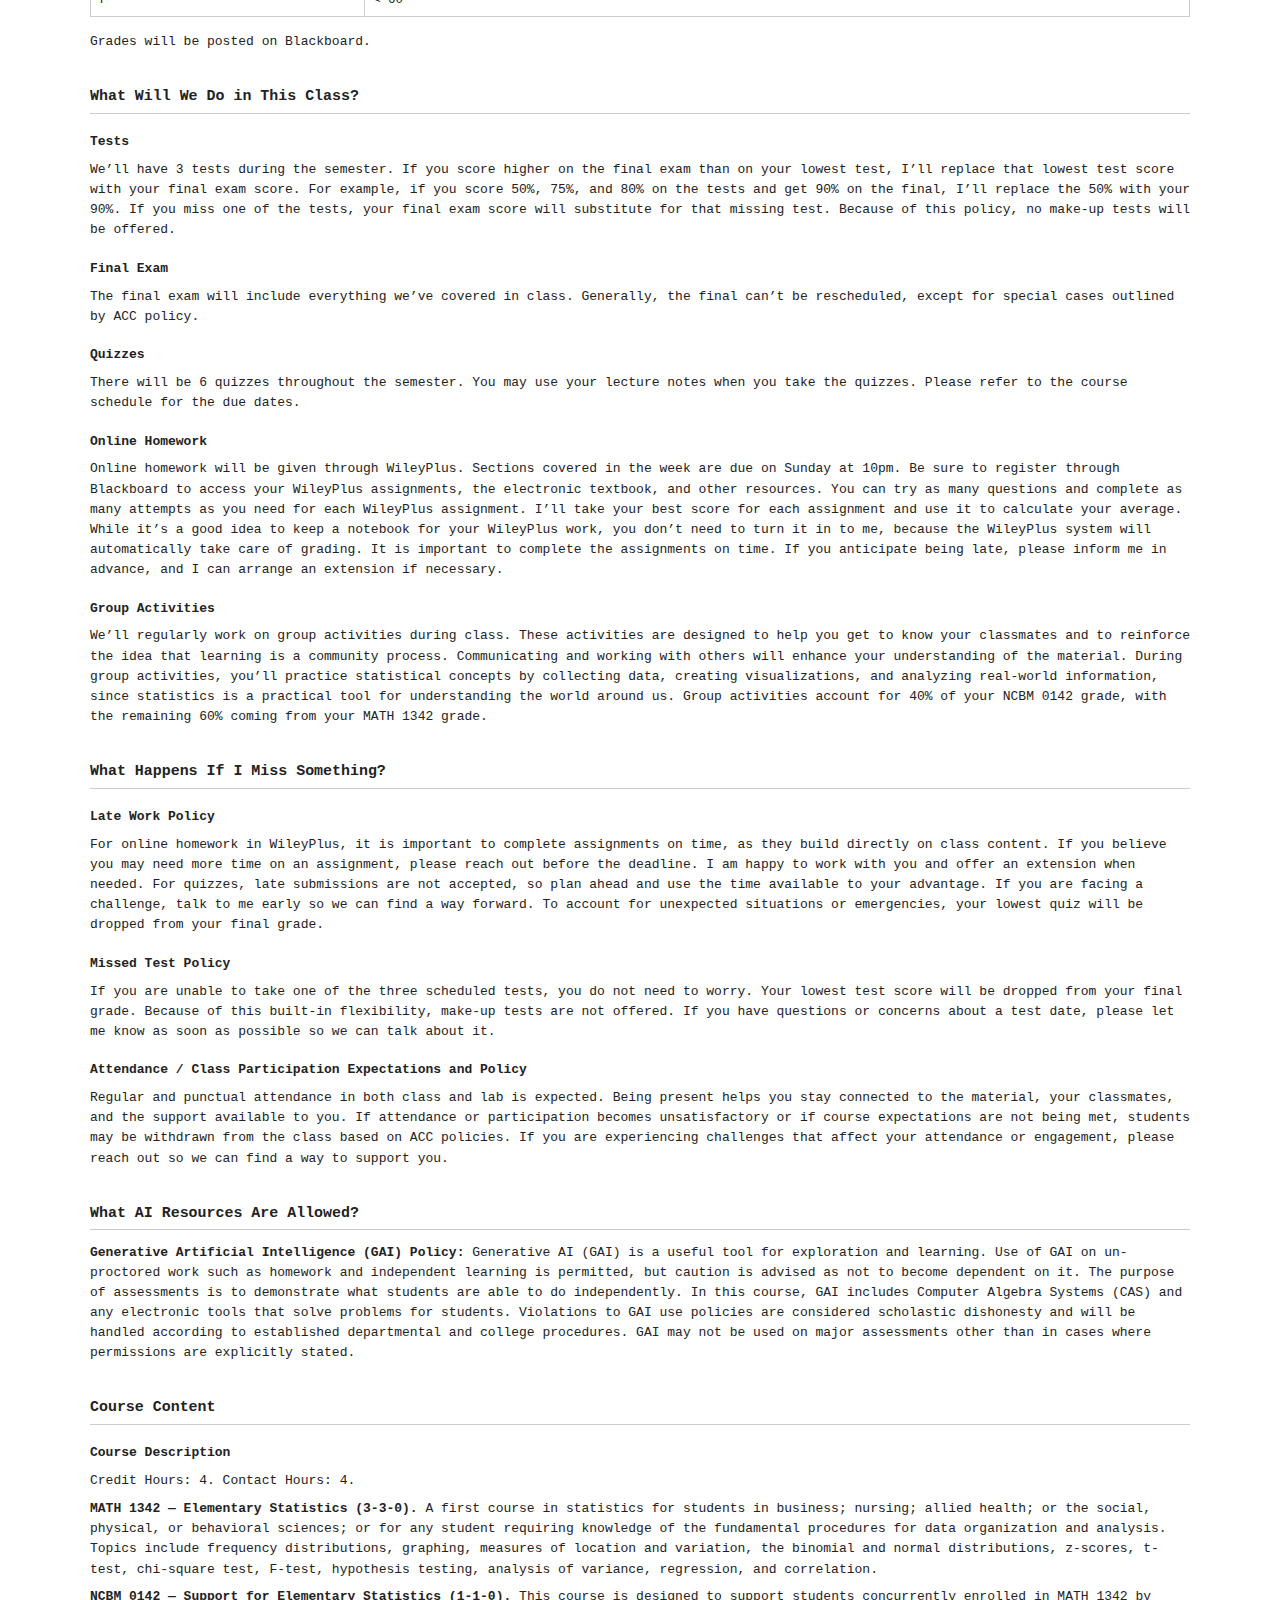
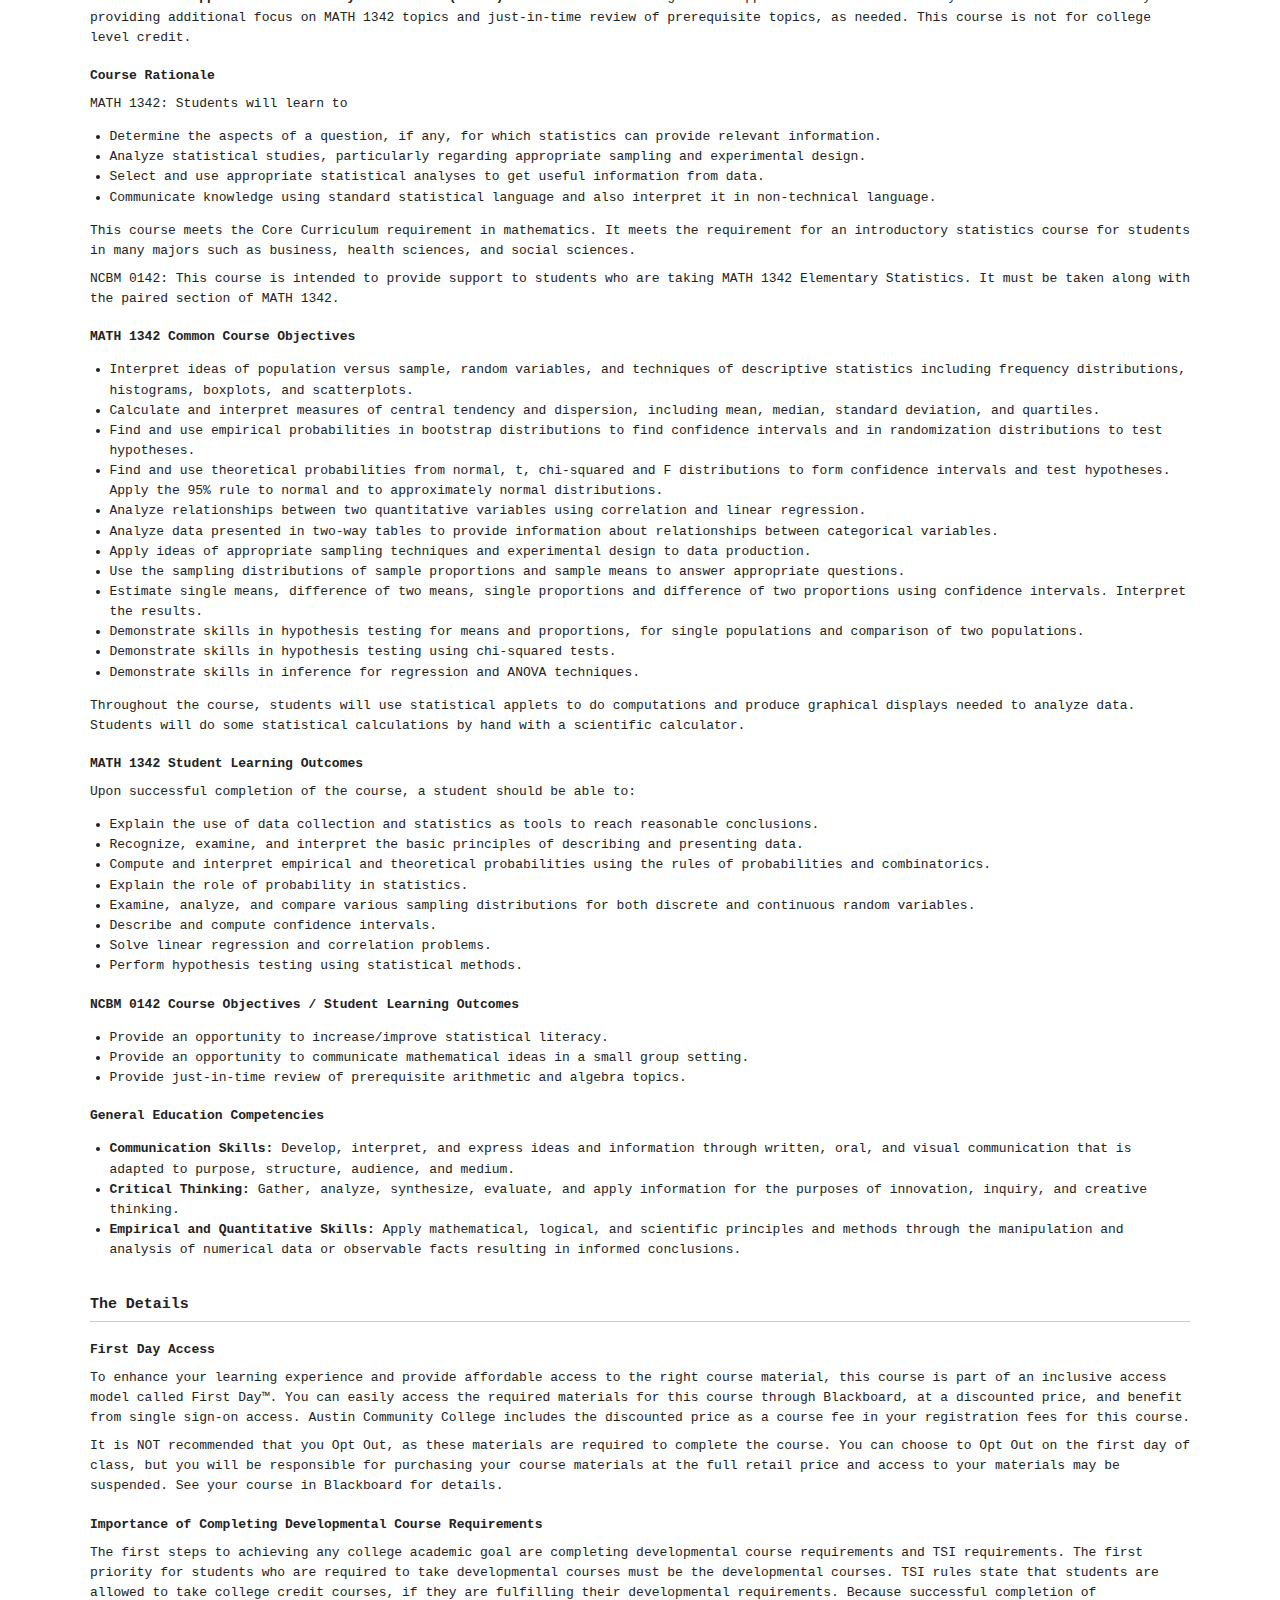
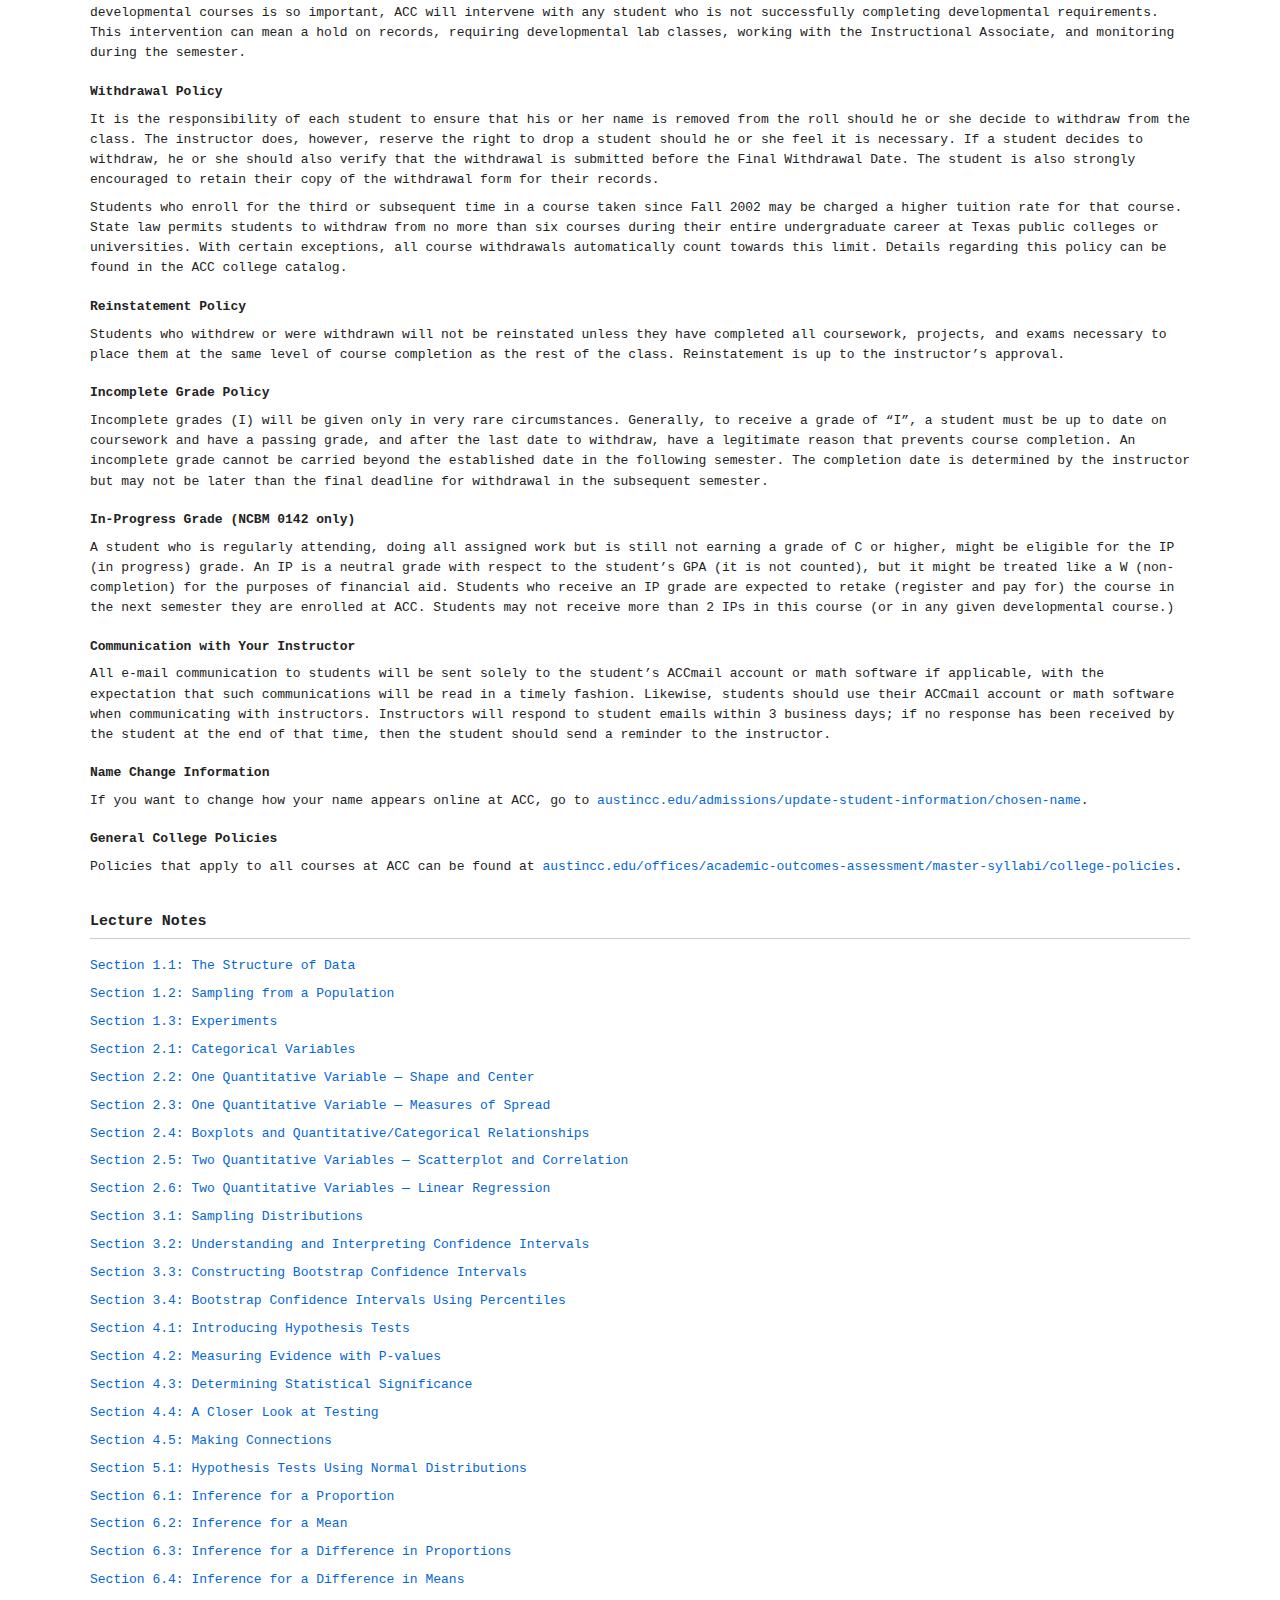
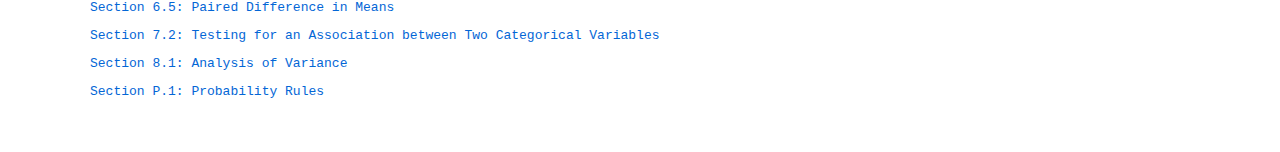
<file: courses/math_1342/index.html>
<!DOCTYPE html>
<html>
<head>
<title>Math 1342 - Elementary Statistics</title>
<style>
  body { font-family: monospace; margin: 2em auto; max-width: 1100px; padding: 0 1.5em; line-height: 1.55; color: #222; }
  h1 { font-size: 1.4em; margin-bottom: 0.2em; }
  h2 { font-size: 1.15em; margin-top: 2.2em; border-bottom: 1px solid #ccc; padding-bottom: 0.3em; }
  h3 { font-size: 1em; margin-top: 1.4em; margin-bottom: 0.3em; }
  p { margin: 0.6em 0; }
  ul { padding-left: 1.5em; }
  ul.lecture-list { list-style: none; padding: 0; }
  ul.lecture-list li { padding: 0.3em 0; }
  a { text-decoration: none; color: #0366d6; }
  a:hover { text-decoration: underline; }
  table { border-collapse: collapse; width: 100%; margin: 0.8em 0 1.2em; font-size: 0.95em; }
  th, td { border: 1px solid #ccc; padding: 0.5em 0.7em; text-align: left; vertical-align: top; }
  th { background: #f5f5f5; }
  .meta { color: #555; }
  .meta dt { font-weight: bold; float: left; clear: left; min-width: 11em; }
  .meta dd { margin: 0 0 0.3em 0; }
</style>
</head>
<body>
<h1>Math 1342 / NCBM 0142 &mdash; Elementary Statistics with Support</h1>
<p class="meta">A first course in statistics covering descriptive statistics, probability, sampling distributions, confidence intervals, hypothesis testing, regression, and ANOVA.</p>

<h2>About Your Instructor</h2>
<dl class="meta">
  <dt>Name:</dt><dd>Chris Chan</dd>
  <dt>Email:</dt><dd>chris.chan@austincc.edu</dd>
  <dt>Office:</dt><dd>NRG2 2245</dd>
  <dt>Office hours:</dt><dd>MW 8:30am&ndash;9:00am</dd>
</dl>

<h2>About Your Course</h2>
<p>Instructional Methodology: Classroom Section. This course is taught in the classroom primarily as a lecture/discussion course.</p>
<dl class="meta">
  <dt>Meeting location:</dt><dd>NRG2 2245</dd>
  <dt>Meeting times:</dt><dd>MW 9:00am&ndash;10:55am</dd>
  <dt>Prerequisites:</dt><dd>Appropriate score on the TSI Mathematics Assessment.</dd>
  <dt>Corequisite:</dt><dd>MATH 1342.</dd>
</dl>
<p><b>Paired Course Policy:</b> This is a paired course. Students who withdraw from NCBM 0142 will automatically be withdrawn from MATH 1342.</p>

<h2>Required Materials</h2>
<p>This is a First Day&trade; class. The cost of required course materials, including an online version of the textbook and software access, has been added to your tuition and fees bill.</p>
<p><b>Textbook:</b> <i>Statistics: Unlocking the Power of Data</i>, 3rd Edition by Lock, Lock, Lock Morgan, Lock, Lock. Wiley (WileyPlus software). ISBN: 9781119682288</p>
<p><b>Required Technology:</b></p>
<ul>
  <li>Scientific calculator</li>
  <li>Internet access to use the statistical software StatKey, the Visualize applets, and the material in WileyPlus.</li>
</ul>

<h2>General Policies</h2>

<h3>Attendance and Participation</h3>
<p>I encourage you to attend every class and join in the discussions and activities. If you need to miss a class, please let me know in advance. If you miss a class, try to catch up as soon as you can. Try to arrive on time and be ready for class. If you&rsquo;re running late, just slip in quietly so as not to disturb the class.</p>

<h3>Academic Integrity</h3>
<p>Honesty is important in our class. Although I encourage you to work in groups, please make sure your work is your own. If you&rsquo;re unsure about what&rsquo;s okay, just ask. We&rsquo;re here to learn together!</p>

<h3>Communication</h3>
<p>Feel free to reach out if you have questions or need help. I&rsquo;m here to support you! I&rsquo;ll do my best to respond to emails within 24 hours on weekdays. For more in-depth conversations, please visit me during office hours or set up an appointment.</p>

<h3>Electronic Devices</h3>
<p>Please silence your phones and other devices during class to help keep everyone focused. Laptops and tablets are welcome for class activities, but let&rsquo;s keep them on task.</p>

<h3>Classroom Environment</h3>
<p>Let&rsquo;s keep our classroom a friendly and engaging place by being respectful of your classmates and the space we&rsquo;re using. Please do not eat, vape, or sleep in class.</p>

<h2>Course Calendar</h2>
<p>Schedule changes may occur during the semester. Any changes will be announced in class and posted as a Blackboard Announcement.</p>
<table>
  <thead>
    <tr><th>Week</th><th>Section</th><th>Description</th></tr>
  </thead>
  <tbody>
    <tr><td>Week 1</td><td>1.1</td><td>The Structure of Data</td></tr>
    <tr><td>Week 2</td><td>1.2</td><td>Sampling from a Population</td></tr>
    <tr><td rowspan="2">Week 3</td><td>1.3, 2.1</td><td>Experiments and Observational Studies; Categorical Variables</td></tr>
    <tr><td>2.2</td><td>One Quantitative Variable: Shape and Center</td></tr>
    <tr><td rowspan="2">Week 4</td><td>2.3</td><td>One Quantitative Variable: Measures of Spread</td></tr>
    <tr><td>&mdash;</td><td>Test 1</td></tr>
    <tr><td rowspan="2">Week 5</td><td>2.4</td><td>Boxplots and Quantitative/Categorical Relationships</td></tr>
    <tr><td>2.5</td><td>Two Quantitative Variables: Scatterplot and Correlation</td></tr>
    <tr><td rowspan="2">Week 6</td><td>2.6</td><td>Two Quantitative Variables: Linear Regression</td></tr>
    <tr><td>Unit A</td><td>Essential Synthesis</td></tr>
    <tr><td rowspan="2">Week 7</td><td>P.1</td><td>Probability Rules</td></tr>
    <tr><td>3.1, 3.2</td><td>Sampling Distributions; Understanding and Interpreting Confidence Intervals</td></tr>
    <tr><td rowspan="2">Week 8</td><td>3.3, 3.4</td><td>Constructing Bootstrap Confidence Intervals Using Standard Error and Percentiles</td></tr>
    <tr><td>&mdash;</td><td>Test 2</td></tr>
    <tr><td rowspan="2">Week 9</td><td>4.1</td><td>Introducing Hypothesis Tests</td></tr>
    <tr><td>4.2</td><td>Measuring Evidence with p-values</td></tr>
    <tr><td rowspan="2">Week 10</td><td>4.3</td><td>Determining Statistical Significance</td></tr>
    <tr><td>4.4(a), 4.5</td><td>A Closer Look at Testing; Making Connections</td></tr>
    <tr><td rowspan="2">Week 11</td><td>Unit B, 5.1</td><td>Essential Synthesis; Hypothesis Testing Using Normal Distributions</td></tr>
    <tr><td>6.1</td><td>Inference for a Proportion (Distribution, Confidence Interval, Hypothesis Testing)</td></tr>
    <tr><td rowspan="2">Week 12</td><td>6.3</td><td>Inference for a Difference in Proportions (Distribution, Confidence Interval, Hypothesis Testing)</td></tr>
    <tr><td>&mdash;</td><td>Test 3</td></tr>
    <tr><td rowspan="2">Week 13</td><td>6.2</td><td>Inference for a Mean (Distribution, Confidence Interval, Hypothesis Testing)</td></tr>
    <tr><td>6.4</td><td>Inference for a Difference in Means (Distribution, Confidence Interval, Hypothesis Testing)</td></tr>
    <tr><td rowspan="2">Week 14</td><td>6.5</td><td>Paired Difference in Means</td></tr>
    <tr><td>Unit C</td><td>Essential Synthesis</td></tr>
    <tr><td rowspan="2">Week 15</td><td>7.2</td><td>Testing for an Association Between Two Categorical Variables</td></tr>
    <tr><td>8.1</td><td>Analysis of Variance</td></tr>
    <tr><td rowspan="2">Week 16</td><td>&mdash;</td><td>Review</td></tr>
    <tr><td>&mdash;</td><td>Final Exam</td></tr>
  </tbody>
</table>

<h2>Making Time to Learn</h2>
<p>We learn math by thinking about and working on mathematical problems, which takes time. Practice is crucial in a math course. To ensure that you have adequate time, set aside 8&ndash;12 hours per week outside of class time to practice and study for this course. Ask for help immediately when something isn&rsquo;t clear.</p>

<h2>Getting Help</h2>
<p>ACC provides several free resources for students who need help.</p>
<ul>
  <li><b>Office hours:</b> Another name for office hours is &ldquo;student hours.&rdquo; This is the time your instructor has set aside to answer student questions, so feel free to drop by if you have questions.</li>
  <li><b>Instructional Associates:</b> Course-specific tutoring. To make an appointment, go to <a href="https://sites.google.com/a/austincc.edu/math-students/meet/list" target="_blank">the math students meet list</a> and click on your course.</li>
  <li><b>Learning Labs:</b> The ACC Learning Labs provide tutoring in math and other subjects. To schedule an appointment, go to <a href="https://www.austincc.edu/students/learning-lab" target="_blank">austincc.edu/students/learning-lab</a>.</li>
  <li><b>Academic Coaching:</b> Academic coaches offer extra support to students with study strategies. Visit <a href="https://www.austincc.edu/students/academic-coaching" target="_blank">austincc.edu/students/academic-coaching</a>.</li>
  <li><b>ACC Student Services:</b> Services in many areas including academic, financial, personal, and technology support. Visit <a href="https://www.austincc.edu/student-support" target="_blank">austincc.edu/student-support</a>.</li>
</ul>

<h2>Grades</h2>

<h3>Grade Components</h3>
<table>
  <thead>
    <tr><th>NCBM 0142</th><th>MATH 1342</th></tr>
  </thead>
  <tbody>
    <tr>
      <td>MATH 1342 Grade: 60%<br>Group Activities: 40%</td>
      <td>Tests: 60%<br>Quizzes: 10%<br>Homework: 10%<br>Final Exam: 20%</td>
    </tr>
  </tbody>
</table>

<h3>Grading Scale</h3>
<table>
  <tbody>
    <tr><td>A</td><td>90 &ndash; 100</td></tr>
    <tr><td>B</td><td>80 &ndash; 89</td></tr>
    <tr><td>C</td><td>70 &ndash; 79</td></tr>
    <tr><td>D</td><td>60 &ndash; 69</td></tr>
    <tr><td>F</td><td>&lt; 60</td></tr>
  </tbody>
</table>
<p>Grades will be posted on Blackboard.</p>

<h2>What Will We Do in This Class?</h2>

<h3>Tests</h3>
<p>We&rsquo;ll have 3 tests during the semester. If you score higher on the final exam than on your lowest test, I&rsquo;ll replace that lowest test score with your final exam score. For example, if you score 50%, 75%, and 80% on the tests and get 90% on the final, I&rsquo;ll replace the 50% with your 90%. If you miss one of the tests, your final exam score will substitute for that missing test. Because of this policy, no make-up tests will be offered.</p>

<h3>Final Exam</h3>
<p>The final exam will include everything we&rsquo;ve covered in class. Generally, the final can&rsquo;t be rescheduled, except for special cases outlined by ACC policy.</p>

<h3>Quizzes</h3>
<p>There will be 6 quizzes throughout the semester. You may use your lecture notes when you take the quizzes. Please refer to the course schedule for the due dates.</p>

<h3>Online Homework</h3>
<p>Online homework will be given through WileyPlus. Sections covered in the week are due on Sunday at 10pm. Be sure to register through Blackboard to access your WileyPlus assignments, the electronic textbook, and other resources. You can try as many questions and complete as many attempts as you need for each WileyPlus assignment. I&rsquo;ll take your best score for each assignment and use it to calculate your average. While it&rsquo;s a good idea to keep a notebook for your WileyPlus work, you don&rsquo;t need to turn it in to me, because the WileyPlus system will automatically take care of grading. It is important to complete the assignments on time. If you anticipate being late, please inform me in advance, and I can arrange an extension if necessary.</p>

<h3>Group Activities</h3>
<p>We&rsquo;ll regularly work on group activities during class. These activities are designed to help you get to know your classmates and to reinforce the idea that learning is a community process. Communicating and working with others will enhance your understanding of the material. During group activities, you&rsquo;ll practice statistical concepts by collecting data, creating visualizations, and analyzing real-world information, since statistics is a practical tool for understanding the world around us. Group activities account for 40% of your NCBM 0142 grade, with the remaining 60% coming from your MATH 1342 grade.</p>

<h2>What Happens If I Miss Something?</h2>

<h3>Late Work Policy</h3>
<p>For online homework in WileyPlus, it is important to complete assignments on time, as they build directly on class content. If you believe you may need more time on an assignment, please reach out before the deadline. I am happy to work with you and offer an extension when needed. For quizzes, late submissions are not accepted, so plan ahead and use the time available to your advantage. If you are facing a challenge, talk to me early so we can find a way forward. To account for unexpected situations or emergencies, your lowest quiz will be dropped from your final grade.</p>

<h3>Missed Test Policy</h3>
<p>If you are unable to take one of the three scheduled tests, you do not need to worry. Your lowest test score will be dropped from your final grade. Because of this built-in flexibility, make-up tests are not offered. If you have questions or concerns about a test date, please let me know as soon as possible so we can talk about it.</p>

<h3>Attendance / Class Participation Expectations and Policy</h3>
<p>Regular and punctual attendance in both class and lab is expected. Being present helps you stay connected to the material, your classmates, and the support available to you. If attendance or participation becomes unsatisfactory or if course expectations are not being met, students may be withdrawn from the class based on ACC policies. If you are experiencing challenges that affect your attendance or engagement, please reach out so we can find a way to support you.</p>

<h2>What AI Resources Are Allowed?</h2>
<p><b>Generative Artificial Intelligence (GAI) Policy:</b> Generative AI (GAI) is a useful tool for exploration and learning. Use of GAI on un-proctored work such as homework and independent learning is permitted, but caution is advised as not to become dependent on it. The purpose of assessments is to demonstrate what students are able to do independently. In this course, GAI includes Computer Algebra Systems (CAS) and any electronic tools that solve problems for students. Violations to GAI use policies are considered scholastic dishonesty and will be handled according to established departmental and college procedures. GAI may not be used on major assessments other than in cases where permissions are explicitly stated.</p>

<h2>Course Content</h2>

<h3>Course Description</h3>
<p>Credit Hours: 4. Contact Hours: 4.</p>
<p><b>MATH 1342 &mdash; Elementary Statistics (3-3-0).</b> A first course in statistics for students in business; nursing; allied health; or the social, physical, or behavioral sciences; or for any student requiring knowledge of the fundamental procedures for data organization and analysis. Topics include frequency distributions, graphing, measures of location and variation, the binomial and normal distributions, z-scores, t-test, chi-square test, F-test, hypothesis testing, analysis of variance, regression, and correlation.</p>
<p><b>NCBM 0142 &mdash; Support for Elementary Statistics (1-1-0).</b> This course is designed to support students concurrently enrolled in MATH 1342 by providing additional focus on MATH 1342 topics and just-in-time review of prerequisite topics, as needed. This course is not for college level credit.</p>

<h3>Course Rationale</h3>
<p>MATH 1342: Students will learn to</p>
<ul>
  <li>Determine the aspects of a question, if any, for which statistics can provide relevant information.</li>
  <li>Analyze statistical studies, particularly regarding appropriate sampling and experimental design.</li>
  <li>Select and use appropriate statistical analyses to get useful information from data.</li>
  <li>Communicate knowledge using standard statistical language and also interpret it in non-technical language.</li>
</ul>
<p>This course meets the Core Curriculum requirement in mathematics. It meets the requirement for an introductory statistics course for students in many majors such as business, health sciences, and social sciences.</p>
<p>NCBM 0142: This course is intended to provide support to students who are taking MATH 1342 Elementary Statistics. It must be taken along with the paired section of MATH 1342.</p>

<h3>MATH 1342 Common Course Objectives</h3>
<ul>
  <li>Interpret ideas of population versus sample, random variables, and techniques of descriptive statistics including frequency distributions, histograms, boxplots, and scatterplots.</li>
  <li>Calculate and interpret measures of central tendency and dispersion, including mean, median, standard deviation, and quartiles.</li>
  <li>Find and use empirical probabilities in bootstrap distributions to find confidence intervals and in randomization distributions to test hypotheses.</li>
  <li>Find and use theoretical probabilities from normal, t, chi-squared and F distributions to form confidence intervals and test hypotheses. Apply the 95% rule to normal and to approximately normal distributions.</li>
  <li>Analyze relationships between two quantitative variables using correlation and linear regression.</li>
  <li>Analyze data presented in two-way tables to provide information about relationships between categorical variables.</li>
  <li>Apply ideas of appropriate sampling techniques and experimental design to data production.</li>
  <li>Use the sampling distributions of sample proportions and sample means to answer appropriate questions.</li>
  <li>Estimate single means, difference of two means, single proportions and difference of two proportions using confidence intervals. Interpret the results.</li>
  <li>Demonstrate skills in hypothesis testing for means and proportions, for single populations and comparison of two populations.</li>
  <li>Demonstrate skills in hypothesis testing using chi-squared tests.</li>
  <li>Demonstrate skills in inference for regression and ANOVA techniques.</li>
</ul>
<p>Throughout the course, students will use statistical applets to do computations and produce graphical displays needed to analyze data. Students will do some statistical calculations by hand with a scientific calculator.</p>

<h3>MATH 1342 Student Learning Outcomes</h3>
<p>Upon successful completion of the course, a student should be able to:</p>
<ul>
  <li>Explain the use of data collection and statistics as tools to reach reasonable conclusions.</li>
  <li>Recognize, examine, and interpret the basic principles of describing and presenting data.</li>
  <li>Compute and interpret empirical and theoretical probabilities using the rules of probabilities and combinatorics.</li>
  <li>Explain the role of probability in statistics.</li>
  <li>Examine, analyze, and compare various sampling distributions for both discrete and continuous random variables.</li>
  <li>Describe and compute confidence intervals.</li>
  <li>Solve linear regression and correlation problems.</li>
  <li>Perform hypothesis testing using statistical methods.</li>
</ul>

<h3>NCBM 0142 Course Objectives / Student Learning Outcomes</h3>
<ul>
  <li>Provide an opportunity to increase/improve statistical literacy.</li>
  <li>Provide an opportunity to communicate mathematical ideas in a small group setting.</li>
  <li>Provide just-in-time review of prerequisite arithmetic and algebra topics.</li>
</ul>

<h3>General Education Competencies</h3>
<ul>
  <li><b>Communication Skills:</b> Develop, interpret, and express ideas and information through written, oral, and visual communication that is adapted to purpose, structure, audience, and medium.</li>
  <li><b>Critical Thinking:</b> Gather, analyze, synthesize, evaluate, and apply information for the purposes of innovation, inquiry, and creative thinking.</li>
  <li><b>Empirical and Quantitative Skills:</b> Apply mathematical, logical, and scientific principles and methods through the manipulation and analysis of numerical data or observable facts resulting in informed conclusions.</li>
</ul>

<h2>The Details</h2>

<h3>First Day Access</h3>
<p>To enhance your learning experience and provide affordable access to the right course material, this course is part of an inclusive access model called First Day&trade;. You can easily access the required materials for this course through Blackboard, at a discounted price, and benefit from single sign-on access. Austin Community College includes the discounted price as a course fee in your registration fees for this course.</p>
<p>It is NOT recommended that you Opt Out, as these materials are required to complete the course. You can choose to Opt Out on the first day of class, but you will be responsible for purchasing your course materials at the full retail price and access to your materials may be suspended. See your course in Blackboard for details.</p>

<h3>Importance of Completing Developmental Course Requirements</h3>
<p>The first steps to achieving any college academic goal are completing developmental course requirements and TSI requirements. The first priority for students who are required to take developmental courses must be the developmental courses. TSI rules state that students are allowed to take college credit courses, if they are fulfilling their developmental requirements. Because successful completion of developmental courses is so important, ACC will intervene with any student who is not successfully completing developmental requirements. This intervention can mean a hold on records, requiring developmental lab classes, working with the Instructional Associate, and monitoring during the semester.</p>

<h3>Withdrawal Policy</h3>
<p>It is the responsibility of each student to ensure that his or her name is removed from the roll should he or she decide to withdraw from the class. The instructor does, however, reserve the right to drop a student should he or she feel it is necessary. If a student decides to withdraw, he or she should also verify that the withdrawal is submitted before the Final Withdrawal Date. The student is also strongly encouraged to retain their copy of the withdrawal form for their records.</p>
<p>Students who enroll for the third or subsequent time in a course taken since Fall 2002 may be charged a higher tuition rate for that course. State law permits students to withdraw from no more than six courses during their entire undergraduate career at Texas public colleges or universities. With certain exceptions, all course withdrawals automatically count towards this limit. Details regarding this policy can be found in the ACC college catalog.</p>

<h3>Reinstatement Policy</h3>
<p>Students who withdrew or were withdrawn will not be reinstated unless they have completed all coursework, projects, and exams necessary to place them at the same level of course completion as the rest of the class. Reinstatement is up to the instructor&rsquo;s approval.</p>

<h3>Incomplete Grade Policy</h3>
<p>Incomplete grades (I) will be given only in very rare circumstances. Generally, to receive a grade of &ldquo;I&rdquo;, a student must be up to date on coursework and have a passing grade, and after the last date to withdraw, have a legitimate reason that prevents course completion. An incomplete grade cannot be carried beyond the established date in the following semester. The completion date is determined by the instructor but may not be later than the final deadline for withdrawal in the subsequent semester.</p>

<h3>In-Progress Grade (NCBM 0142 only)</h3>
<p>A student who is regularly attending, doing all assigned work but is still not earning a grade of C or higher, might be eligible for the IP (in progress) grade. An IP is a neutral grade with respect to the student&rsquo;s GPA (it is not counted), but it might be treated like a W (non-completion) for the purposes of financial aid. Students who receive an IP grade are expected to retake (register and pay for) the course in the next semester they are enrolled at ACC. Students may not receive more than 2 IPs in this course (or in any given developmental course.)</p>

<h3>Communication with Your Instructor</h3>
<p>All e-mail communication to students will be sent solely to the student&rsquo;s ACCmail account or math software if applicable, with the expectation that such communications will be read in a timely fashion. Likewise, students should use their ACCmail account or math software when communicating with instructors. Instructors will respond to student emails within 3 business days; if no response has been received by the student at the end of that time, then the student should send a reminder to the instructor.</p>

<h3>Name Change Information</h3>
<p>If you want to change how your name appears online at ACC, go to <a href="https://www.austincc.edu/admissions/update-student-information/chosen-name" target="_blank">austincc.edu/admissions/update-student-information/chosen-name</a>.</p>

<h3>General College Policies</h3>
<p>Policies that apply to all courses at ACC can be found at <a href="https://www.austincc.edu/offices/academic-outcomes-assessment/master-syllabi/college-policies" target="_blank">austincc.edu/offices/academic-outcomes-assessment/master-syllabi/college-policies</a>.</p>

<h2>Lecture Notes</h2>
<ul class="lecture-list">
  <li><a href="lecture_notes/Sec1-1_The_Structure_of_Data.html">Section 1.1: The Structure of Data</a></li>
  <li><a href="lecture_notes/Sec1-2_Sampling_From_a_Population.html">Section 1.2: Sampling from a Population</a></li>
  <li><a href="lecture_notes/Sec1-3_Experiments.html">Section 1.3: Experiments</a></li>
  <li><a href="lecture_notes/Sec2-1_Categorical_Variables.html">Section 2.1: Categorical Variables</a></li>
  <li><a href="lecture_notes/Sec2-2_One_Quantitative_Variable_Shape_and_Center.html">Section 2.2: One Quantitative Variable &mdash; Shape and Center</a></li>
  <li><a href="lecture_notes/Sec2-3_One_Quantitative_Variable_Measures_of_Spread.html">Section 2.3: One Quantitative Variable &mdash; Measures of Spread</a></li>
  <li><a href="lecture_notes/Sec2-4_Boxplots_and_Quantitative_Categorical_Relationships.html">Section 2.4: Boxplots and Quantitative/Categorical Relationships</a></li>
  <li><a href="lecture_notes/Sec2-5_Two_Quantitative_Variables_Scatterplot_and_Correlation.html">Section 2.5: Two Quantitative Variables &mdash; Scatterplot and Correlation</a></li>
  <li><a href="lecture_notes/Sec2-6_Two_Quantitative_Variables_Linear_Regression.html">Section 2.6: Two Quantitative Variables &mdash; Linear Regression</a></li>
  <li><a href="lecture_notes/Sec3-1_Sampling_Distributions.html">Section 3.1: Sampling Distributions</a></li>
  <li><a href="lecture_notes/Sec3-2_Understanding_and_Interpreting_Confidence_Intervals.html">Section 3.2: Understanding and Interpreting Confidence Intervals</a></li>
  <li><a href="lecture_notes/Sec3-3_Constructing_Bootstrap_Confidence_Intervals.html">Section 3.3: Constructing Bootstrap Confidence Intervals</a></li>
  <li><a href="lecture_notes/Sec3-4_Bootstrap_Confidence_Intervals_Using_Percentiles.html">Section 3.4: Bootstrap Confidence Intervals Using Percentiles</a></li>
  <li><a href="lecture_notes/Sec4-1_Introducing_Hypothesis_Tests.html">Section 4.1: Introducing Hypothesis Tests</a></li>
  <li><a href="lecture_notes/Sec4-2_Measuring_Evidence_with_P_values.html">Section 4.2: Measuring Evidence with P-values</a></li>
  <li><a href="lecture_notes/Sec4-3_Determining_Statistical_Significance.html">Section 4.3: Determining Statistical Significance</a></li>
  <li><a href="lecture_notes/Sec4-4_A_Closer_Look_at_Testing.html">Section 4.4: A Closer Look at Testing</a></li>
  <li><a href="lecture_notes/Sec4-5_Making_Connections.html">Section 4.5: Making Connections</a></li>
  <li><a href="lecture_notes/Sec5-1_Hypothesis_Tests_Using_Normal_Distributions.html">Section 5.1: Hypothesis Tests Using Normal Distributions</a></li>
  <li><a href="lecture_notes/Sec6-1_Inference_for_a_Proportion.html">Section 6.1: Inference for a Proportion</a></li>
  <li><a href="lecture_notes/Sec6-2_Inference_for_a_Mean.html">Section 6.2: Inference for a Mean</a></li>
  <li><a href="lecture_notes/Sec6-3_Inference_for_a_Difference_in_Proportions.html">Section 6.3: Inference for a Difference in Proportions</a></li>
  <li><a href="lecture_notes/Sec6-4_Inference_for_a_Difference_in_Means.html">Section 6.4: Inference for a Difference in Means</a></li>
  <li><a href="lecture_notes/Sec6-5_Paired_Difference_in_Means.html">Section 6.5: Paired Difference in Means</a></li>
  <li><a href="lecture_notes/Sec7-2_Testing_for_an_Association_between_Two_Categorical_Variables.html">Section 7.2: Testing for an Association between Two Categorical Variables</a></li>
  <li><a href="lecture_notes/Sec8-1_Analysis_of_Variance.html">Section 8.1: Analysis of Variance</a></li>
  <li><a href="lecture_notes/SecP-1_Probability.html">Section P.1: Probability Rules</a></li>
</ul>
</body>
</html>
</file>
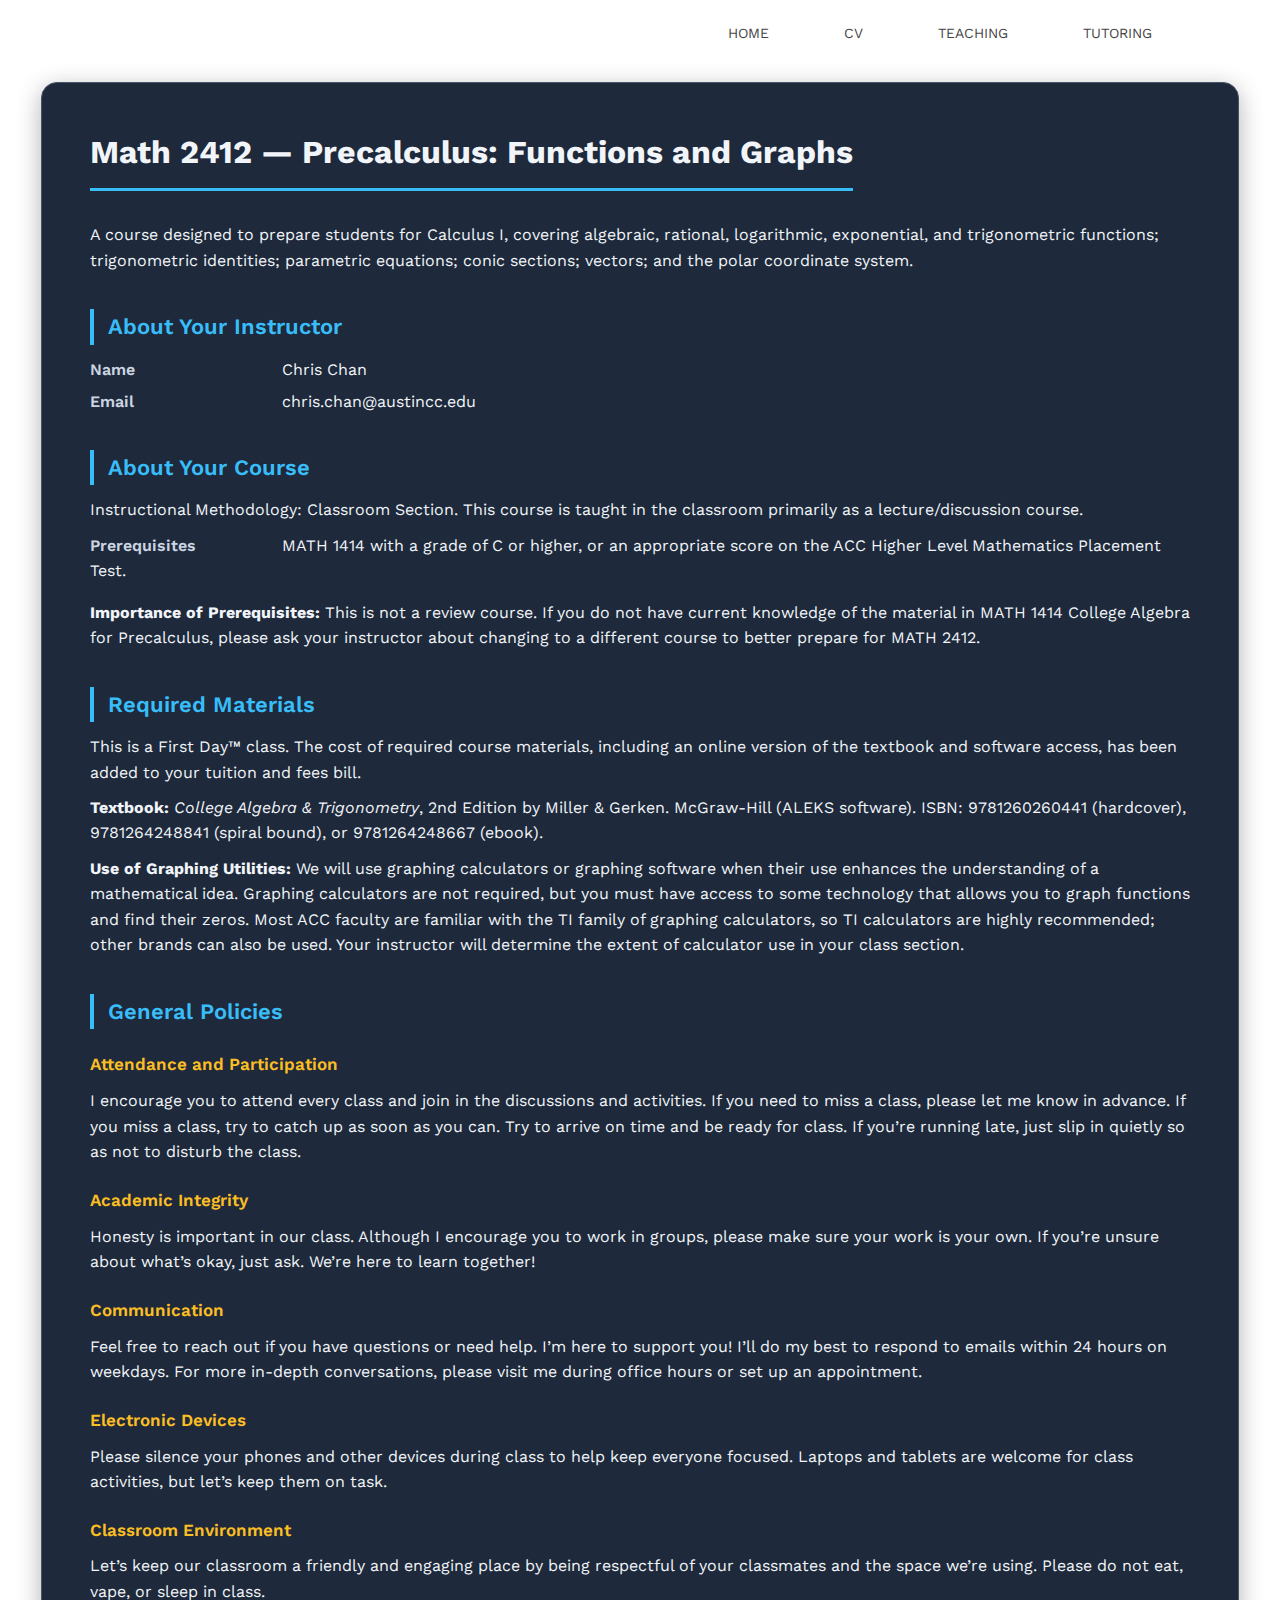
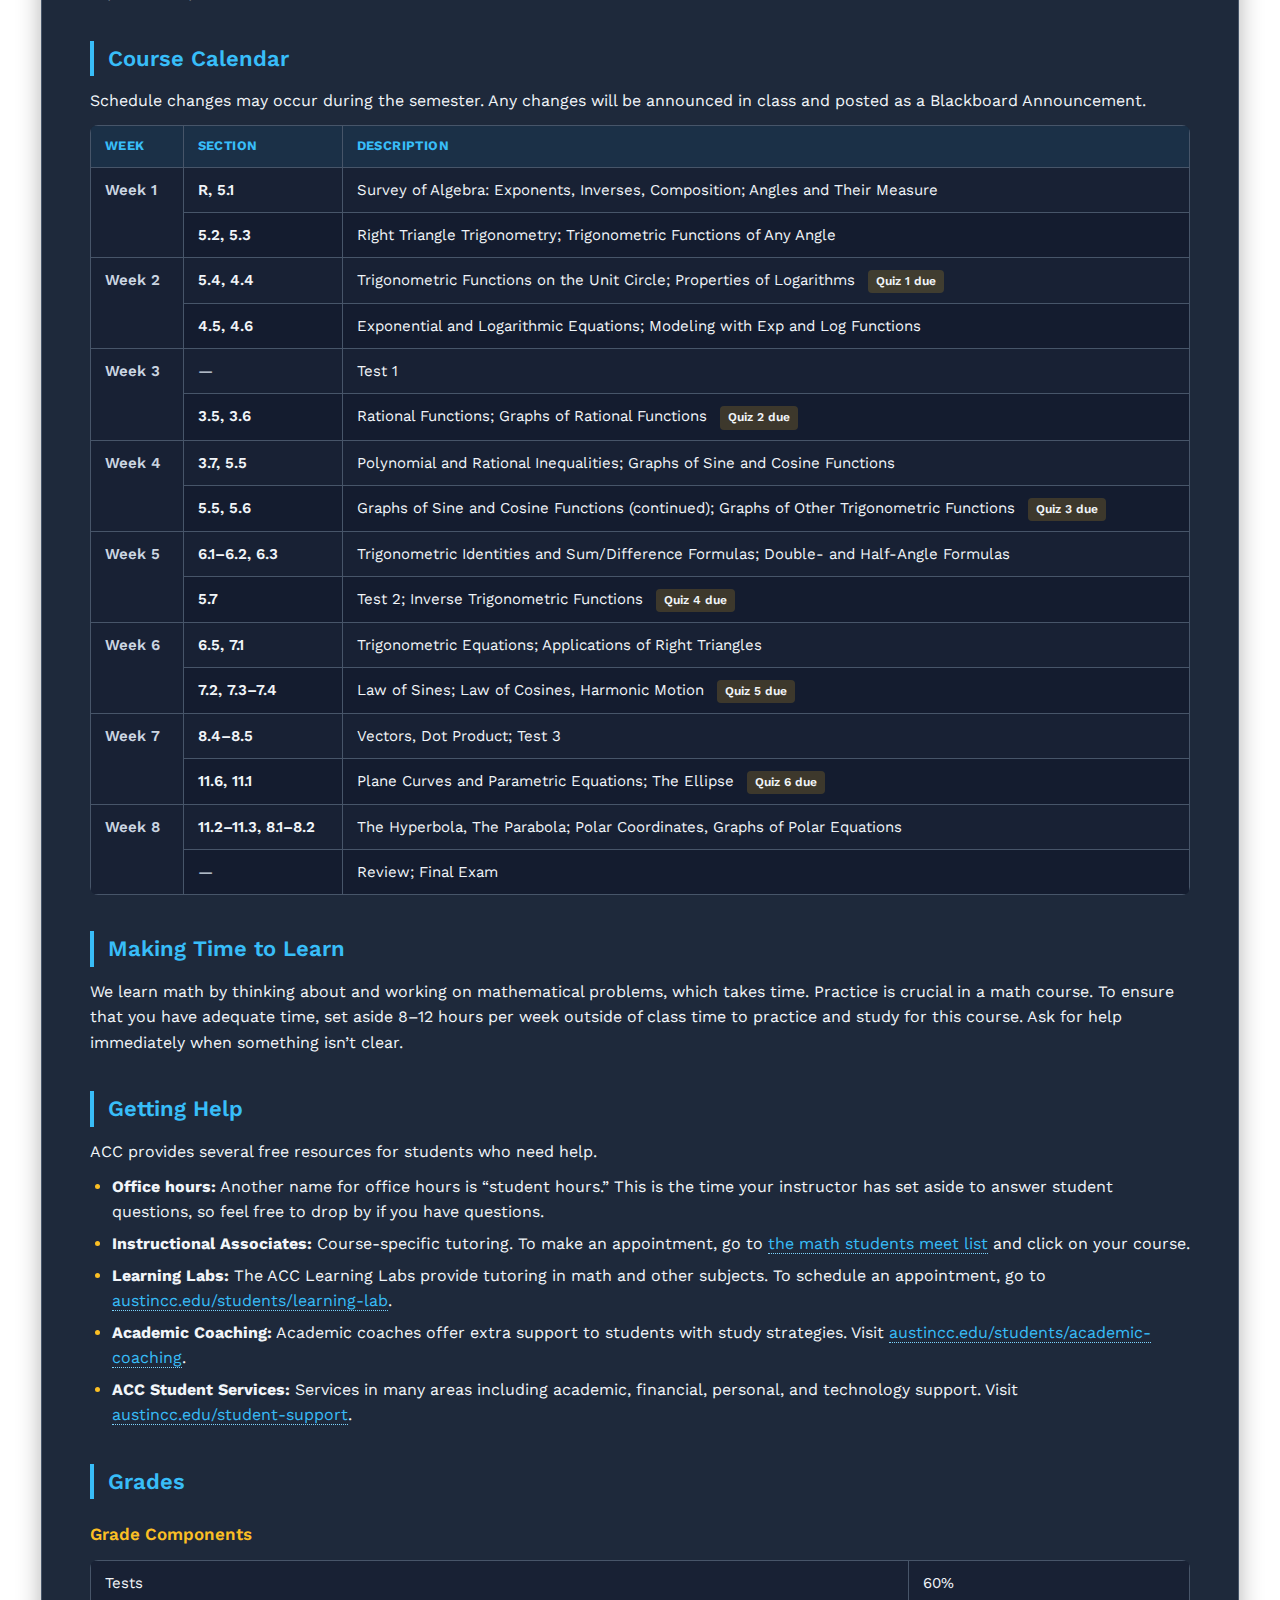
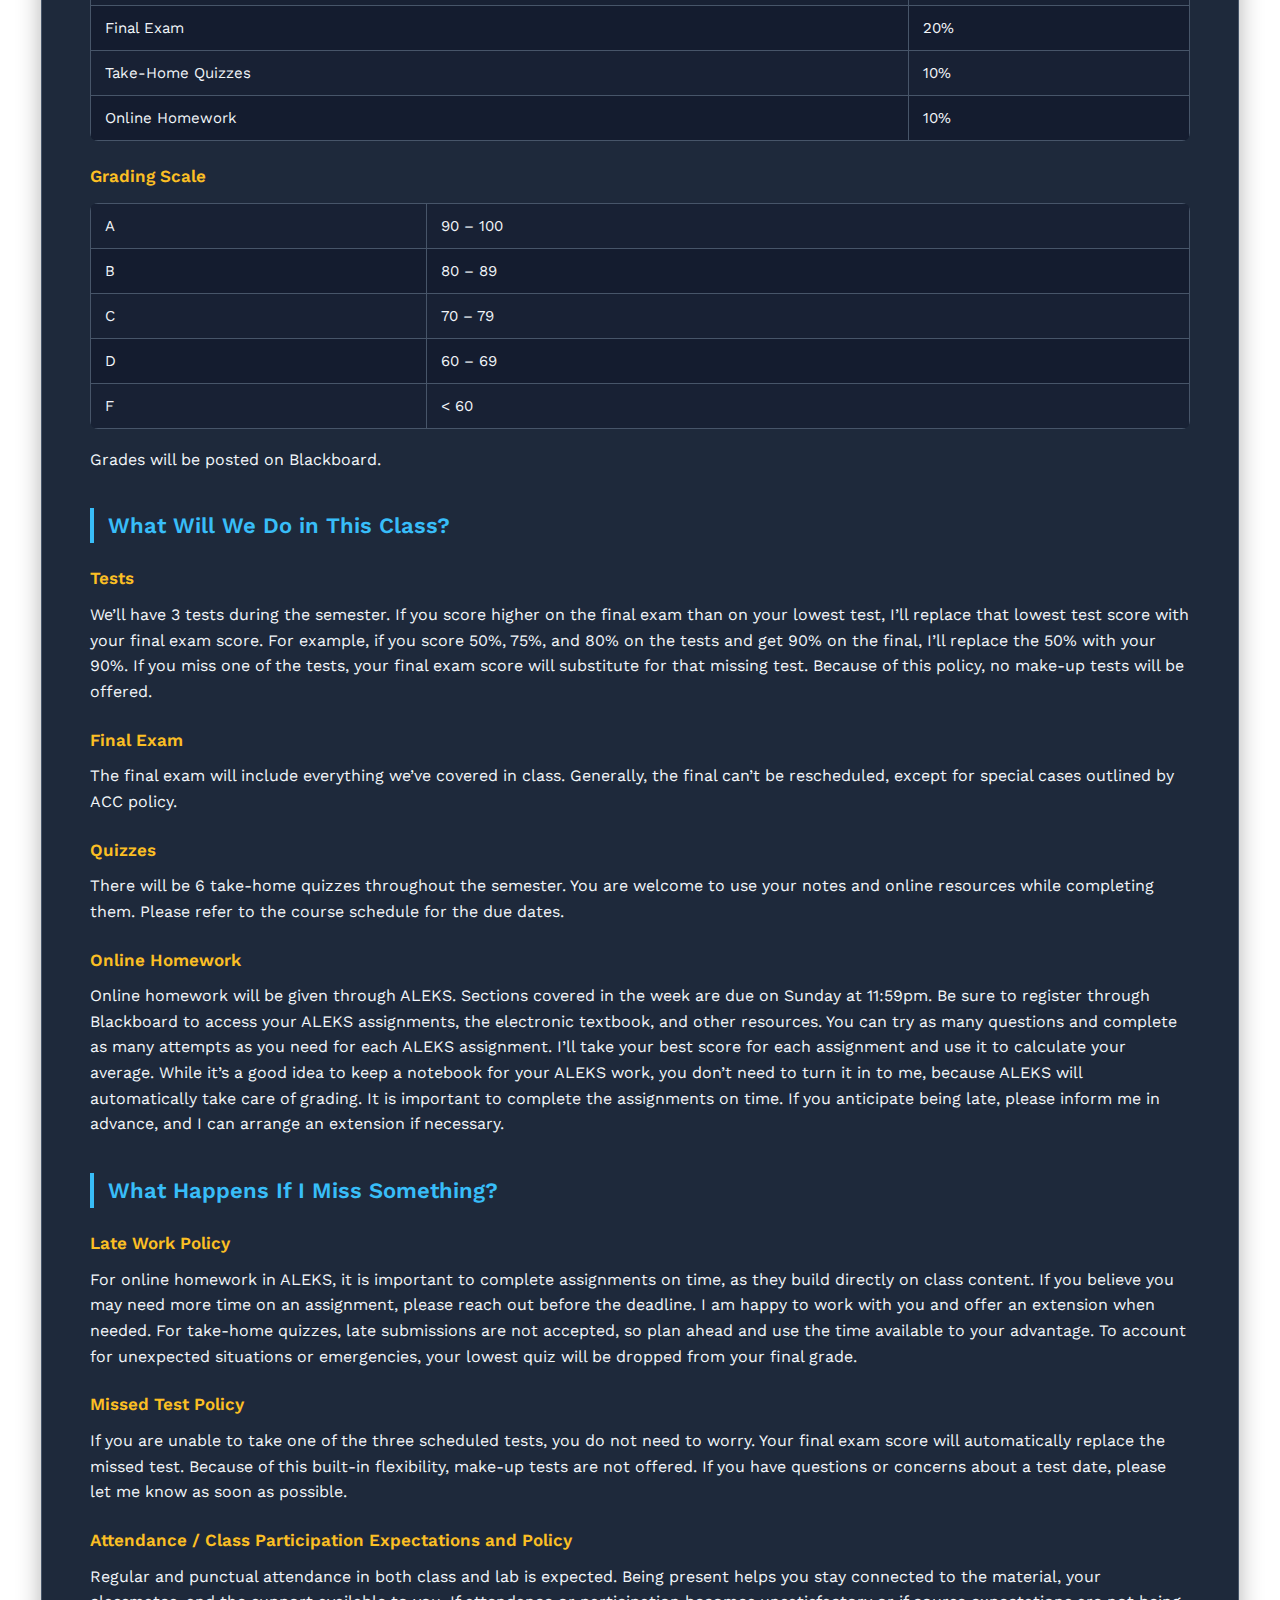
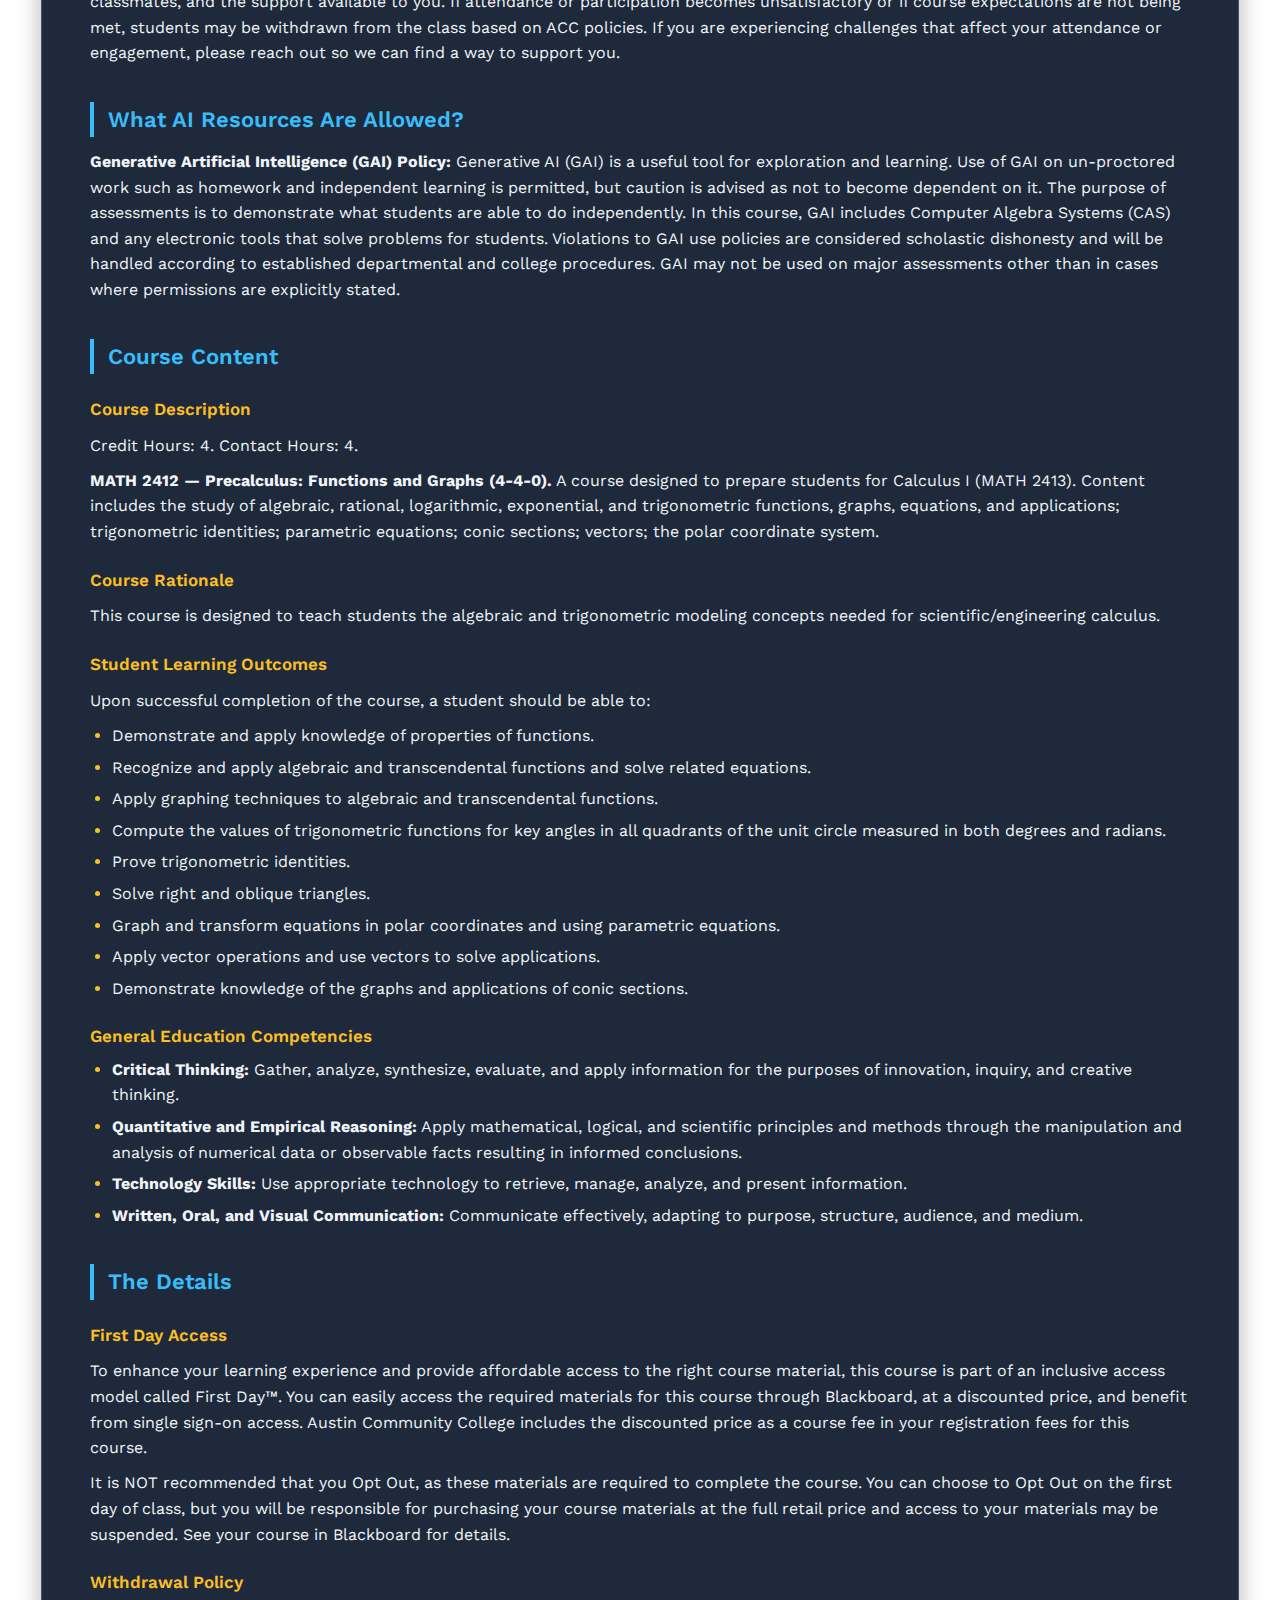
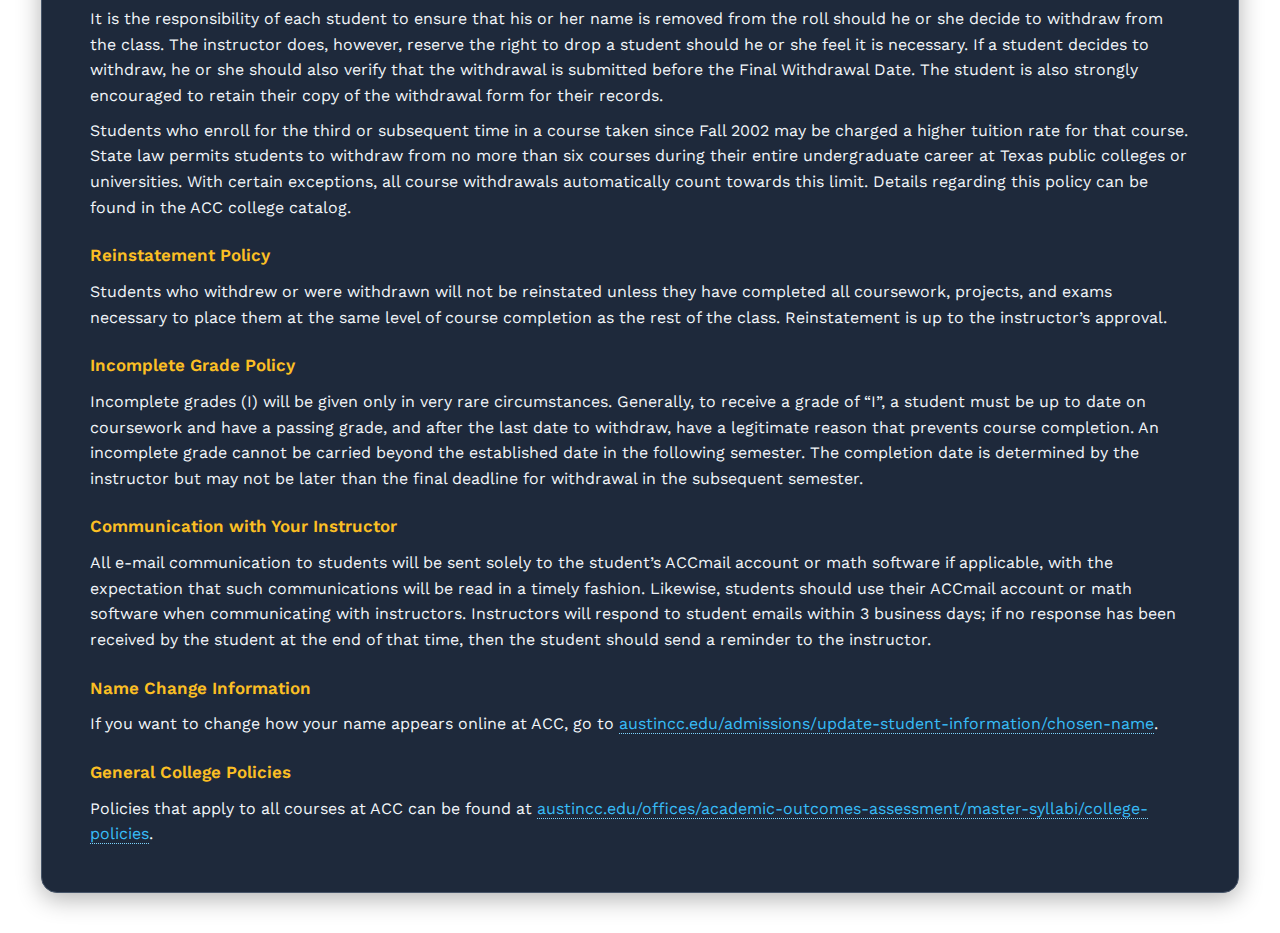
<file: courses/math_2412/index.html>
<!DOCTYPE html>
<html lang="en">
<head>
<meta charset="UTF-8">
<meta name="viewport" content="width=device-width, initial-scale=1.0">
<title>Math 2412 - Precalculus: Functions and Graphs</title>
<link href='https://fonts.googleapis.com/css?family=Work+Sans:400,500,600,700' rel='stylesheet'>
<link rel="stylesheet" href="https://cdnjs.cloudflare.com/ajax/libs/font-awesome/4.7.0/css/font-awesome.min.css">
<link href='/css/styles.css' rel='stylesheet' type='text/css'>
<style>
  :root {
    --primary: #38bdf8;
    --primary-dark: #0284c7;
    --primary-light: #7dd3fc;
    --accent: #fbbf24;
    --accent-light: #fde68a;
    --bg: #0f172a;
    --card-bg: #1e293b;
    --text: #f1f5f9;
    --muted: #cbd5e1;
    --border: #475569;
  }
  .syllabus {
    max-width: 1100px;
    margin: 40px auto;
    padding: 36px 48px;
    background: var(--card-bg);
    border: 1px solid var(--border);
    border-radius: 16px;
    box-shadow: 0 6px 24px rgba(0, 0, 0, 0.30);
    color: var(--text);
    font-family: 'Work Sans', sans-serif;
    line-height: 1.6;
  }
  .syllabus h1 {
    color: var(--text);
    border-bottom: 3px solid var(--primary);
    padding-bottom: 10px;
    display: inline-block;
    margin-top: 8px;
    font-size: 32px;
    font-weight: 700;
  }
  .syllabus h2 {
    color: var(--primary);
    margin-top: 36px;
    margin-bottom: 12px;
    border-left: 4px solid var(--primary);
    padding-left: 14px;
    font-size: 22px;
    font-weight: 600;
  }
  .syllabus h3 {
    color: var(--accent);
    margin-top: 22px;
    margin-bottom: 6px;
    font-size: 17px;
    font-weight: 600;
  }
  .syllabus p { margin: 0.6em 0; }
  .syllabus ul { padding-left: 22px; margin: 0.4em 0 0.8em; }
  .syllabus ul li { margin-bottom: 6px; }
  .syllabus ul li::marker { color: var(--accent); }
  .syllabus a {
    color: var(--primary);
    text-decoration: none;
    border-bottom: 1px dotted var(--primary-light);
    transition: color 200ms ease, border-color 200ms ease;
    font-size: inherit;
  }
  .syllabus a:hover {
    color: var(--accent);
    border-bottom-color: var(--accent);
    opacity: 1;
  }
  .syllabus dl.meta { margin: 0.5em 0 1em; }
  .syllabus dl.meta dt {
    font-weight: 600;
    color: var(--muted);
    float: left;
    clear: left;
    min-width: 12em;
  }
  .syllabus dl.meta dd { margin: 0 0 0.4em 0; }
  .syllabus table {
    border-collapse: collapse;
    width: 100%;
    margin: 0.8em 0 1.2em;
    font-size: 15px;
    background: rgba(15, 23, 42, 0.4);
    border-radius: 8px;
    overflow: hidden;
  }
  .syllabus th, .syllabus td {
    border: 1px solid var(--border);
    padding: 10px 14px;
    text-align: left;
    vertical-align: top;
  }
  .syllabus th {
    background: rgba(56, 189, 248, 0.10);
    color: var(--primary);
    font-weight: 700;
    font-size: 13px;
    letter-spacing: 0.4px;
    text-transform: uppercase;
  }
  .syllabus tr:nth-child(even) td { background: rgba(15, 23, 42, 0.5); }
  .syllabus .week-cell {
    color: var(--muted);
    font-weight: 600;
    white-space: nowrap;
  }
  .syllabus .section-cell { font-weight: 600; }
  .syllabus .section-cell .nolink { color: var(--muted); font-weight: 400; }
  @media (max-width: 900px) {
    .syllabus { margin: 16px; padding: 24px 20px; }
    .syllabus h1 { font-size: 26px; }
    .syllabus h2 { font-size: 19px; }
    .syllabus dl.meta dt { float: none; min-width: 0; }
    .syllabus table { font-size: 14px; }
    .syllabus th, .syllabus td { padding: 8px 10px; }
  }
</style>
</head>
<body>
<header>
<div class="navcontainer">
<nav>
<ul>
<li><a href="/index.html">Home</a></li>
<li><a href="/cv.html">CV</a></li>
<li><a href="/teaching.html">Teaching</a></li>
<li><a href="http://www.seasonlearning.com" target="_blank">Tutoring</a></li>
</ul>
</nav>
</div>
</header>

<div class="syllabus">

<h1>Math 2412 &mdash; Precalculus: Functions and Graphs</h1>
<p>A course designed to prepare students for Calculus I, covering algebraic, rational, logarithmic, exponential, and trigonometric functions; trigonometric identities; parametric equations; conic sections; vectors; and the polar coordinate system.</p>

<h2>About Your Instructor</h2>
<dl class="meta">
  <dt>Name</dt><dd>Chris Chan</dd>
  <dt>Email</dt><dd>chris.chan@austincc.edu</dd>
</dl>

<h2>About Your Course</h2>
<p>Instructional Methodology: Classroom Section. This course is taught in the classroom primarily as a lecture/discussion course.</p>
<dl class="meta">
  <dt>Prerequisites</dt><dd>MATH 1414 with a grade of C or higher, or an appropriate score on the ACC Higher Level Mathematics Placement Test.</dd>
</dl>
<p><b>Importance of Prerequisites:</b> This is not a review course. If you do not have current knowledge of the material in MATH 1414 College Algebra for Precalculus, please ask your instructor about changing to a different course to better prepare for MATH 2412.</p>

<h2>Required Materials</h2>
<p>This is a First Day&trade; class. The cost of required course materials, including an online version of the textbook and software access, has been added to your tuition and fees bill.</p>
<p><b>Textbook:</b> <i>College Algebra &amp; Trigonometry</i>, 2nd Edition by Miller &amp; Gerken. McGraw-Hill (ALEKS software). ISBN: 9781260260441 (hardcover), 9781264248841 (spiral bound), or 9781264248667 (ebook).</p>
<p><b>Use of Graphing Utilities:</b> We will use graphing calculators or graphing software when their use enhances the understanding of a mathematical idea. Graphing calculators are not required, but you must have access to some technology that allows you to graph functions and find their zeros. Most ACC faculty are familiar with the TI family of graphing calculators, so TI calculators are highly recommended; other brands can also be used. Your instructor will determine the extent of calculator use in your class section.</p>

<h2>General Policies</h2>

<h3>Attendance and Participation</h3>
<p>I encourage you to attend every class and join in the discussions and activities. If you need to miss a class, please let me know in advance. If you miss a class, try to catch up as soon as you can. Try to arrive on time and be ready for class. If you&rsquo;re running late, just slip in quietly so as not to disturb the class.</p>

<h3>Academic Integrity</h3>
<p>Honesty is important in our class. Although I encourage you to work in groups, please make sure your work is your own. If you&rsquo;re unsure about what&rsquo;s okay, just ask. We&rsquo;re here to learn together!</p>

<h3>Communication</h3>
<p>Feel free to reach out if you have questions or need help. I&rsquo;m here to support you! I&rsquo;ll do my best to respond to emails within 24 hours on weekdays. For more in-depth conversations, please visit me during office hours or set up an appointment.</p>

<h3>Electronic Devices</h3>
<p>Please silence your phones and other devices during class to help keep everyone focused. Laptops and tablets are welcome for class activities, but let&rsquo;s keep them on task.</p>

<h3>Classroom Environment</h3>
<p>Let&rsquo;s keep our classroom a friendly and engaging place by being respectful of your classmates and the space we&rsquo;re using. Please do not eat, vape, or sleep in class.</p>

<h2>Course Calendar</h2>
<p>Schedule changes may occur during the semester. Any changes will be announced in class and posted as a Blackboard Announcement.</p>
<table>
  <thead>
    <tr><th>Week</th><th>Section</th><th>Description</th></tr>
  </thead>
  <tbody>
    <tr><td class="week-cell" rowspan="2">Week 1</td><td class="section-cell">R, 5.1</td><td>Survey of Algebra: Exponents, Inverses, Composition; Angles and Their Measure</td></tr>
    <tr><td class="section-cell">5.2, 5.3</td><td>Right Triangle Trigonometry; Trigonometric Functions of Any Angle</td></tr>
    <tr><td class="week-cell" rowspan="2">Week 2</td><td class="section-cell">5.4, 4.4</td><td>Trigonometric Functions on the Unit Circle; Properties of Logarithms <span style="display:inline-block; margin-left:8px; padding:2px 8px; border-radius:4px; background:rgba(251,191,36,0.18); color:var(--amber); font-size:12px; font-weight:600;">Quiz 1 due</span></td></tr>
    <tr><td class="section-cell">4.5, 4.6</td><td>Exponential and Logarithmic Equations; Modeling with Exp and Log Functions</td></tr>
    <tr><td class="week-cell" rowspan="2">Week 3</td><td class="section-cell"><span class="nolink">&mdash;</span></td><td>Test 1</td></tr>
    <tr><td class="section-cell">3.5, 3.6</td><td>Rational Functions; Graphs of Rational Functions <span style="display:inline-block; margin-left:8px; padding:2px 8px; border-radius:4px; background:rgba(251,191,36,0.18); color:var(--amber); font-size:12px; font-weight:600;">Quiz 2 due</span></td></tr>
    <tr><td class="week-cell" rowspan="2">Week 4</td><td class="section-cell">3.7, 5.5</td><td>Polynomial and Rational Inequalities; Graphs of Sine and Cosine Functions</td></tr>
    <tr><td class="section-cell">5.5, 5.6</td><td>Graphs of Sine and Cosine Functions (continued); Graphs of Other Trigonometric Functions <span style="display:inline-block; margin-left:8px; padding:2px 8px; border-radius:4px; background:rgba(251,191,36,0.18); color:var(--amber); font-size:12px; font-weight:600;">Quiz 3 due</span></td></tr>
    <tr><td class="week-cell" rowspan="2">Week 5</td><td class="section-cell">6.1&ndash;6.2, 6.3</td><td>Trigonometric Identities and Sum/Difference Formulas; Double- and Half-Angle Formulas</td></tr>
    <tr><td class="section-cell">5.7</td><td>Test 2; Inverse Trigonometric Functions <span style="display:inline-block; margin-left:8px; padding:2px 8px; border-radius:4px; background:rgba(251,191,36,0.18); color:var(--amber); font-size:12px; font-weight:600;">Quiz 4 due</span></td></tr>
    <tr><td class="week-cell" rowspan="2">Week 6</td><td class="section-cell">6.5, 7.1</td><td>Trigonometric Equations; Applications of Right Triangles</td></tr>
    <tr><td class="section-cell">7.2, 7.3&ndash;7.4</td><td>Law of Sines; Law of Cosines, Harmonic Motion <span style="display:inline-block; margin-left:8px; padding:2px 8px; border-radius:4px; background:rgba(251,191,36,0.18); color:var(--amber); font-size:12px; font-weight:600;">Quiz 5 due</span></td></tr>
    <tr><td class="week-cell" rowspan="2">Week 7</td><td class="section-cell">8.4&ndash;8.5</td><td>Vectors, Dot Product; Test 3</td></tr>
    <tr><td class="section-cell">11.6, 11.1</td><td>Plane Curves and Parametric Equations; The Ellipse <span style="display:inline-block; margin-left:8px; padding:2px 8px; border-radius:4px; background:rgba(251,191,36,0.18); color:var(--amber); font-size:12px; font-weight:600;">Quiz 6 due</span></td></tr>
    <tr><td class="week-cell" rowspan="2">Week 8</td><td class="section-cell">11.2&ndash;11.3, 8.1&ndash;8.2</td><td>The Hyperbola, The Parabola; Polar Coordinates, Graphs of Polar Equations</td></tr>
    <tr><td class="section-cell"><span class="nolink">&mdash;</span></td><td>Review; Final Exam</td></tr>
  </tbody>
</table>

<h2>Making Time to Learn</h2>
<p>We learn math by thinking about and working on mathematical problems, which takes time. Practice is crucial in a math course. To ensure that you have adequate time, set aside 8&ndash;12 hours per week outside of class time to practice and study for this course. Ask for help immediately when something isn&rsquo;t clear.</p>

<h2>Getting Help</h2>
<p>ACC provides several free resources for students who need help.</p>
<ul>
  <li><b>Office hours:</b> Another name for office hours is &ldquo;student hours.&rdquo; This is the time your instructor has set aside to answer student questions, so feel free to drop by if you have questions.</li>
  <li><b>Instructional Associates:</b> Course-specific tutoring. To make an appointment, go to <a href="https://sites.google.com/a/austincc.edu/math-students/meet/list" target="_blank">the math students meet list</a> and click on your course.</li>
  <li><b>Learning Labs:</b> The ACC Learning Labs provide tutoring in math and other subjects. To schedule an appointment, go to <a href="https://www.austincc.edu/students/learning-lab" target="_blank">austincc.edu/students/learning-lab</a>.</li>
  <li><b>Academic Coaching:</b> Academic coaches offer extra support to students with study strategies. Visit <a href="https://www.austincc.edu/students/academic-coaching" target="_blank">austincc.edu/students/academic-coaching</a>.</li>
  <li><b>ACC Student Services:</b> Services in many areas including academic, financial, personal, and technology support. Visit <a href="https://www.austincc.edu/student-support" target="_blank">austincc.edu/student-support</a>.</li>
</ul>

<h2>Grades</h2>

<h3>Grade Components</h3>
<table>
  <tbody>
    <tr><td>Tests</td><td>60%</td></tr>
    <tr><td>Final Exam</td><td>20%</td></tr>
    <tr><td>Take-Home Quizzes</td><td>10%</td></tr>
    <tr><td>Online Homework</td><td>10%</td></tr>
  </tbody>
</table>

<h3>Grading Scale</h3>
<table>
  <tbody>
    <tr><td>A</td><td>90 &ndash; 100</td></tr>
    <tr><td>B</td><td>80 &ndash; 89</td></tr>
    <tr><td>C</td><td>70 &ndash; 79</td></tr>
    <tr><td>D</td><td>60 &ndash; 69</td></tr>
    <tr><td>F</td><td>&lt; 60</td></tr>
  </tbody>
</table>
<p>Grades will be posted on Blackboard.</p>

<h2>What Will We Do in This Class?</h2>

<h3>Tests</h3>
<p>We&rsquo;ll have 3 tests during the semester. If you score higher on the final exam than on your lowest test, I&rsquo;ll replace that lowest test score with your final exam score. For example, if you score 50%, 75%, and 80% on the tests and get 90% on the final, I&rsquo;ll replace the 50% with your 90%. If you miss one of the tests, your final exam score will substitute for that missing test. Because of this policy, no make-up tests will be offered.</p>

<h3>Final Exam</h3>
<p>The final exam will include everything we&rsquo;ve covered in class. Generally, the final can&rsquo;t be rescheduled, except for special cases outlined by ACC policy.</p>

<h3>Quizzes</h3>
<p>There will be 6 take-home quizzes throughout the semester. You are welcome to use your notes and online resources while completing them. Please refer to the course schedule for the due dates.</p>

<h3>Online Homework</h3>
<p>Online homework will be given through ALEKS. Sections covered in the week are due on Sunday at 11:59pm. Be sure to register through Blackboard to access your ALEKS assignments, the electronic textbook, and other resources. You can try as many questions and complete as many attempts as you need for each ALEKS assignment. I&rsquo;ll take your best score for each assignment and use it to calculate your average. While it&rsquo;s a good idea to keep a notebook for your ALEKS work, you don&rsquo;t need to turn it in to me, because ALEKS will automatically take care of grading. It is important to complete the assignments on time. If you anticipate being late, please inform me in advance, and I can arrange an extension if necessary.</p>

<h2>What Happens If I Miss Something?</h2>

<h3>Late Work Policy</h3>
<p>For online homework in ALEKS, it is important to complete assignments on time, as they build directly on class content. If you believe you may need more time on an assignment, please reach out before the deadline. I am happy to work with you and offer an extension when needed. For take-home quizzes, late submissions are not accepted, so plan ahead and use the time available to your advantage. To account for unexpected situations or emergencies, your lowest quiz will be dropped from your final grade.</p>

<h3>Missed Test Policy</h3>
<p>If you are unable to take one of the three scheduled tests, you do not need to worry. Your final exam score will automatically replace the missed test. Because of this built-in flexibility, make-up tests are not offered. If you have questions or concerns about a test date, please let me know as soon as possible.</p>

<h3>Attendance / Class Participation Expectations and Policy</h3>
<p>Regular and punctual attendance in both class and lab is expected. Being present helps you stay connected to the material, your classmates, and the support available to you. If attendance or participation becomes unsatisfactory or if course expectations are not being met, students may be withdrawn from the class based on ACC policies. If you are experiencing challenges that affect your attendance or engagement, please reach out so we can find a way to support you.</p>

<h2>What AI Resources Are Allowed?</h2>
<p><b>Generative Artificial Intelligence (GAI) Policy:</b> Generative AI (GAI) is a useful tool for exploration and learning. Use of GAI on un-proctored work such as homework and independent learning is permitted, but caution is advised as not to become dependent on it. The purpose of assessments is to demonstrate what students are able to do independently. In this course, GAI includes Computer Algebra Systems (CAS) and any electronic tools that solve problems for students. Violations to GAI use policies are considered scholastic dishonesty and will be handled according to established departmental and college procedures. GAI may not be used on major assessments other than in cases where permissions are explicitly stated.</p>

<h2>Course Content</h2>

<h3>Course Description</h3>
<p>Credit Hours: 4. Contact Hours: 4.</p>
<p><b>MATH 2412 &mdash; Precalculus: Functions and Graphs (4-4-0).</b> A course designed to prepare students for Calculus I (MATH 2413). Content includes the study of algebraic, rational, logarithmic, exponential, and trigonometric functions, graphs, equations, and applications; trigonometric identities; parametric equations; conic sections; vectors; the polar coordinate system.</p>

<h3>Course Rationale</h3>
<p>This course is designed to teach students the algebraic and trigonometric modeling concepts needed for scientific/engineering calculus.</p>

<h3>Student Learning Outcomes</h3>
<p>Upon successful completion of the course, a student should be able to:</p>
<ul>
  <li>Demonstrate and apply knowledge of properties of functions.</li>
  <li>Recognize and apply algebraic and transcendental functions and solve related equations.</li>
  <li>Apply graphing techniques to algebraic and transcendental functions.</li>
  <li>Compute the values of trigonometric functions for key angles in all quadrants of the unit circle measured in both degrees and radians.</li>
  <li>Prove trigonometric identities.</li>
  <li>Solve right and oblique triangles.</li>
  <li>Graph and transform equations in polar coordinates and using parametric equations.</li>
  <li>Apply vector operations and use vectors to solve applications.</li>
  <li>Demonstrate knowledge of the graphs and applications of conic sections.</li>
</ul>

<h3>General Education Competencies</h3>
<ul>
  <li><b>Critical Thinking:</b> Gather, analyze, synthesize, evaluate, and apply information for the purposes of innovation, inquiry, and creative thinking.</li>
  <li><b>Quantitative and Empirical Reasoning:</b> Apply mathematical, logical, and scientific principles and methods through the manipulation and analysis of numerical data or observable facts resulting in informed conclusions.</li>
  <li><b>Technology Skills:</b> Use appropriate technology to retrieve, manage, analyze, and present information.</li>
  <li><b>Written, Oral, and Visual Communication:</b> Communicate effectively, adapting to purpose, structure, audience, and medium.</li>
</ul>

<h2>The Details</h2>

<h3>First Day Access</h3>
<p>To enhance your learning experience and provide affordable access to the right course material, this course is part of an inclusive access model called First Day&trade;. You can easily access the required materials for this course through Blackboard, at a discounted price, and benefit from single sign-on access. Austin Community College includes the discounted price as a course fee in your registration fees for this course.</p>
<p>It is NOT recommended that you Opt Out, as these materials are required to complete the course. You can choose to Opt Out on the first day of class, but you will be responsible for purchasing your course materials at the full retail price and access to your materials may be suspended. See your course in Blackboard for details.</p>

<h3>Withdrawal Policy</h3>
<p>It is the responsibility of each student to ensure that his or her name is removed from the roll should he or she decide to withdraw from the class. The instructor does, however, reserve the right to drop a student should he or she feel it is necessary. If a student decides to withdraw, he or she should also verify that the withdrawal is submitted before the Final Withdrawal Date. The student is also strongly encouraged to retain their copy of the withdrawal form for their records.</p>
<p>Students who enroll for the third or subsequent time in a course taken since Fall 2002 may be charged a higher tuition rate for that course. State law permits students to withdraw from no more than six courses during their entire undergraduate career at Texas public colleges or universities. With certain exceptions, all course withdrawals automatically count towards this limit. Details regarding this policy can be found in the ACC college catalog.</p>

<h3>Reinstatement Policy</h3>
<p>Students who withdrew or were withdrawn will not be reinstated unless they have completed all coursework, projects, and exams necessary to place them at the same level of course completion as the rest of the class. Reinstatement is up to the instructor&rsquo;s approval.</p>

<h3>Incomplete Grade Policy</h3>
<p>Incomplete grades (I) will be given only in very rare circumstances. Generally, to receive a grade of &ldquo;I&rdquo;, a student must be up to date on coursework and have a passing grade, and after the last date to withdraw, have a legitimate reason that prevents course completion. An incomplete grade cannot be carried beyond the established date in the following semester. The completion date is determined by the instructor but may not be later than the final deadline for withdrawal in the subsequent semester.</p>

<h3>Communication with Your Instructor</h3>
<p>All e-mail communication to students will be sent solely to the student&rsquo;s ACCmail account or math software if applicable, with the expectation that such communications will be read in a timely fashion. Likewise, students should use their ACCmail account or math software when communicating with instructors. Instructors will respond to student emails within 3 business days; if no response has been received by the student at the end of that time, then the student should send a reminder to the instructor.</p>

<h3>Name Change Information</h3>
<p>If you want to change how your name appears online at ACC, go to <a href="https://www.austincc.edu/admissions/update-student-information/chosen-name" target="_blank">austincc.edu/admissions/update-student-information/chosen-name</a>.</p>

<h3>General College Policies</h3>
<p>Policies that apply to all courses at ACC can be found at <a href="https://www.austincc.edu/offices/academic-outcomes-assessment/master-syllabi/college-policies" target="_blank">austincc.edu/offices/academic-outcomes-assessment/master-syllabi/college-policies</a>.</p>

</div>
</body>
</html>
</file>
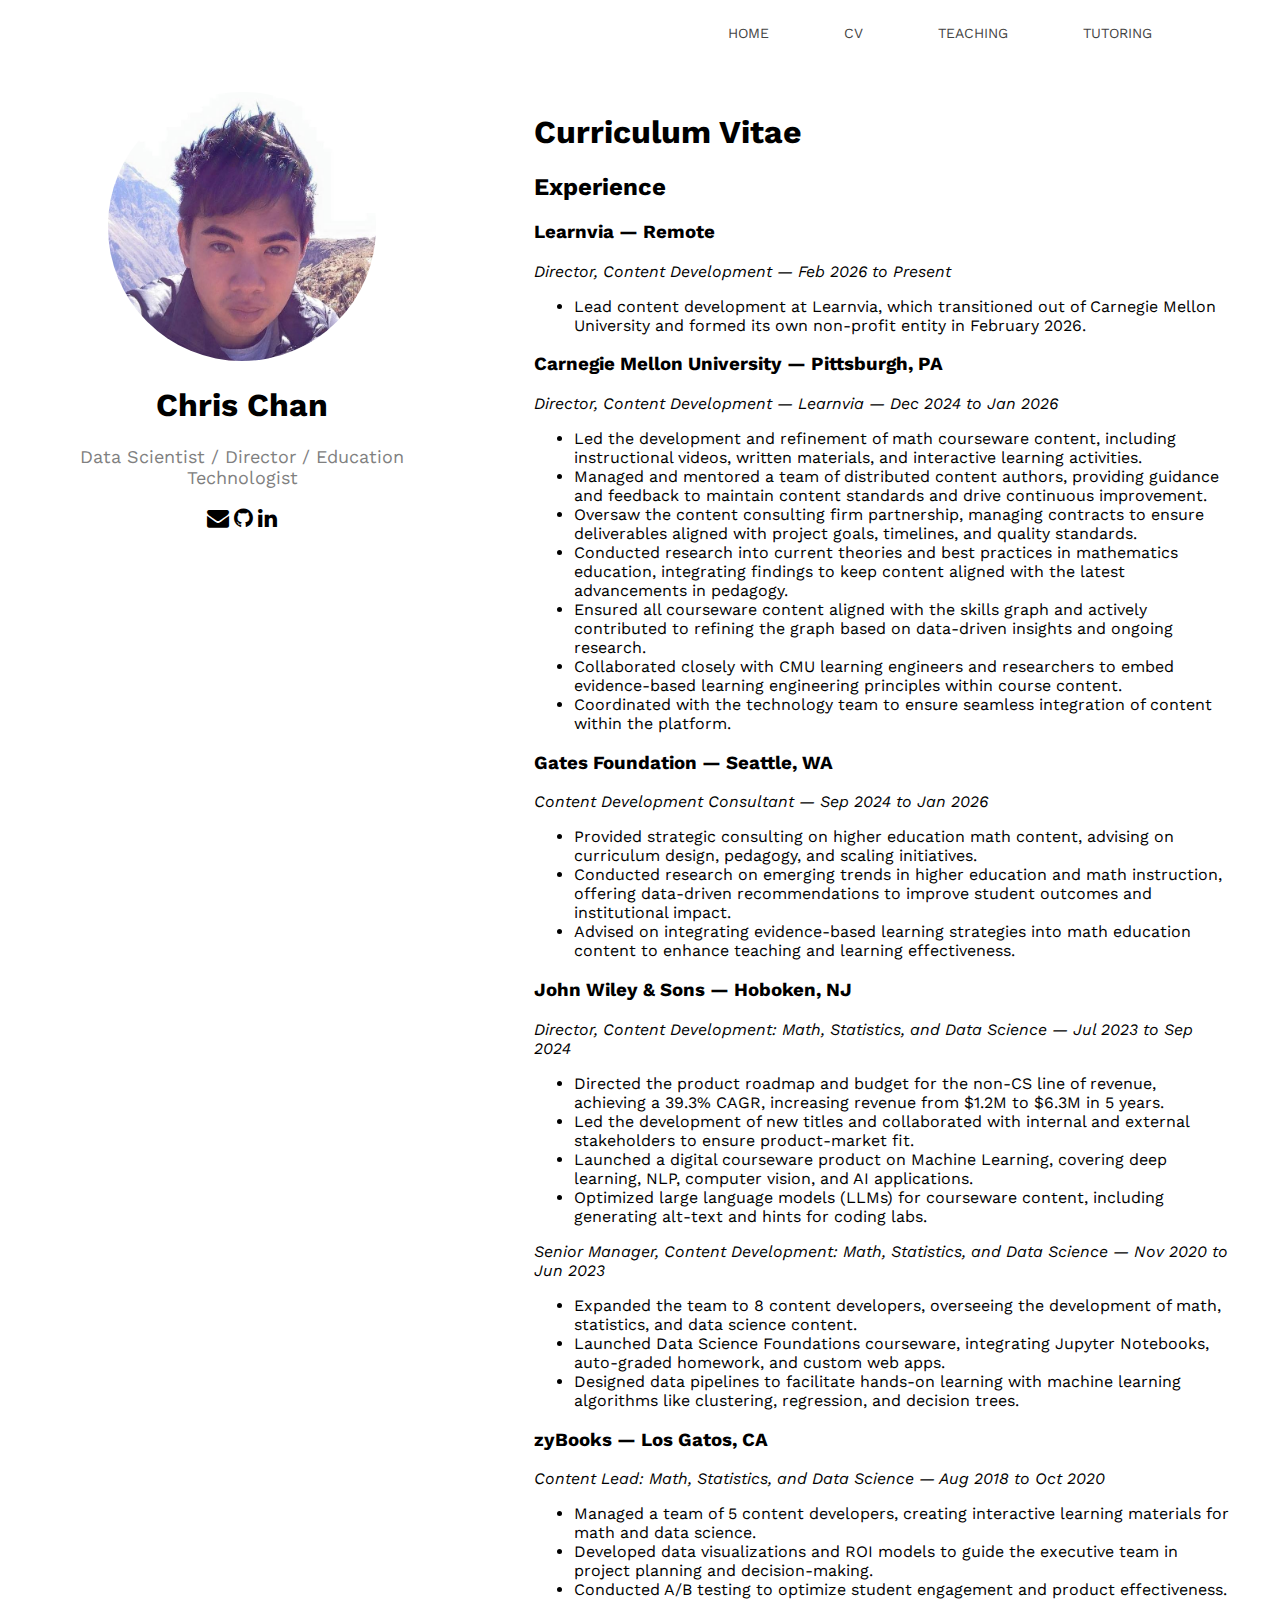
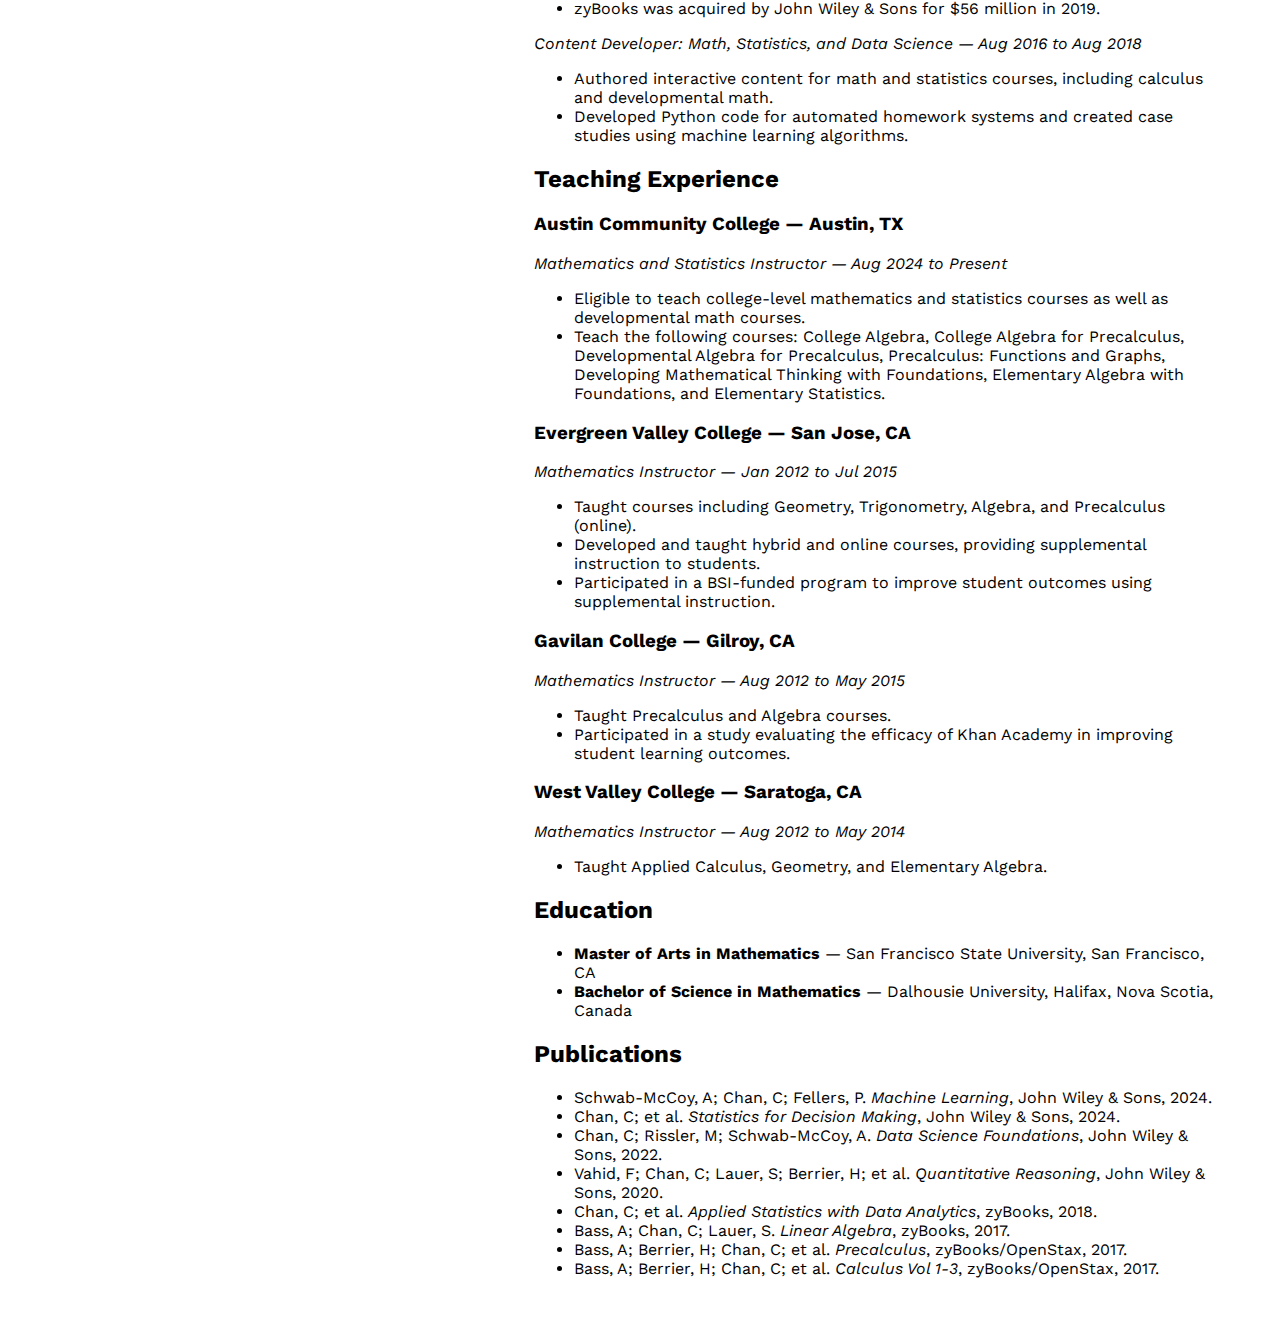
<file: cv.html>
<!DOCTYPE html>
<html>
<head>
<link href='https://fonts.googleapis.com/css?family=Work Sans:300' rel='stylesheet'>
<link rel="stylesheet" href="https://cdnjs.cloudflare.com/ajax/libs/font-awesome/4.7.0/css/font-awesome.min.css">
<link href='css/styles.css' rel='stylesheet' type='text/css'>
<title>Chris Chan - CV</title>
</head>

<body>
<header>
<div class="navcontainer">
<nav>
<ul>
<li><a href="/index.html">Home</a></li>
<li><a href="/cv.html">CV</a></li>
<li><a href="/teaching.html">Teaching</a></li>
<li><a href="http://www.seasonlearning.com" target="_blank">Tutoring</a></li>
</ul>
</nav>
</div>
</header>
</body>

<div class="row">
<div class="card">
  <img src="/images/chris.jpeg" class ="img" alt="Chris" style="width:70%">
  <h1>Chris Chan</h1>
  <p class="title">Data Scientist / Director / Education Technologist</p>
  <a href="mailto:cjschan@gmail.com"><i class="fa fa-envelope"></i></a>
  <a href="https://github.com/cjschan" target="_blank"><i class="fa fa-github"></i></a>
  <a href="https://www.linkedin.com/in/cjschan/" target="_blank"><i class="fa fa-linkedin"></i></a>
</div>

<div class="column">
  <h1>Curriculum Vitae</h1>

  <h2>Experience</h2>

  <h3>Learnvia &mdash; Remote</h3>
  <p><i>Director, Content Development &mdash; Feb 2026 to Present</i></p>
  <ul>
    <li>Lead content development at Learnvia, which transitioned out of Carnegie Mellon University and formed its own non-profit entity in February 2026.</li>
  </ul>

  <h3>Carnegie Mellon University &mdash; Pittsburgh, PA</h3>
  <p><i>Director, Content Development &mdash; Learnvia &mdash; Dec 2024 to Jan 2026</i></p>
  <ul>
    <li>Led the development and refinement of math courseware content, including instructional videos, written materials, and interactive learning activities.</li>
    <li>Managed and mentored a team of distributed content authors, providing guidance and feedback to maintain content standards and drive continuous improvement.</li>
    <li>Oversaw the content consulting firm partnership, managing contracts to ensure deliverables aligned with project goals, timelines, and quality standards.</li>
    <li>Conducted research into current theories and best practices in mathematics education, integrating findings to keep content aligned with the latest advancements in pedagogy.</li>
    <li>Ensured all courseware content aligned with the skills graph and actively contributed to refining the graph based on data-driven insights and ongoing research.</li>
    <li>Collaborated closely with CMU learning engineers and researchers to embed evidence-based learning engineering principles within course content.</li>
    <li>Coordinated with the technology team to ensure seamless integration of content within the platform.</li>
  </ul>

  <h3>Gates Foundation &mdash; Seattle, WA</h3>
  <p><i>Content Development Consultant &mdash; Sep 2024 to Jan 2026</i></p>
  <ul>
    <li>Provided strategic consulting on higher education math content, advising on curriculum design, pedagogy, and scaling initiatives.</li>
    <li>Conducted research on emerging trends in higher education and math instruction, offering data-driven recommendations to improve student outcomes and institutional impact.</li>
    <li>Advised on integrating evidence-based learning strategies into math education content to enhance teaching and learning effectiveness.</li>
  </ul>

  <h3>John Wiley &amp; Sons &mdash; Hoboken, NJ</h3>
  <p><i>Director, Content Development: Math, Statistics, and Data Science &mdash; Jul 2023 to Sep 2024</i></p>
  <ul>
    <li>Directed the product roadmap and budget for the non-CS line of revenue, achieving a 39.3% CAGR, increasing revenue from $1.2M to $6.3M in 5 years.</li>
    <li>Led the development of new titles and collaborated with internal and external stakeholders to ensure product-market fit.</li>
    <li>Launched a digital courseware product on Machine Learning, covering deep learning, NLP, computer vision, and AI applications.</li>
    <li>Optimized large language models (LLMs) for courseware content, including generating alt-text and hints for coding labs.</li>
  </ul>
  <p><i>Senior Manager, Content Development: Math, Statistics, and Data Science &mdash; Nov 2020 to Jun 2023</i></p>
  <ul>
    <li>Expanded the team to 8 content developers, overseeing the development of math, statistics, and data science content.</li>
    <li>Launched Data Science Foundations courseware, integrating Jupyter Notebooks, auto-graded homework, and custom web apps.</li>
    <li>Designed data pipelines to facilitate hands-on learning with machine learning algorithms like clustering, regression, and decision trees.</li>
  </ul>

  <h3>zyBooks &mdash; Los Gatos, CA</h3>
  <p><i>Content Lead: Math, Statistics, and Data Science &mdash; Aug 2018 to Oct 2020</i></p>
  <ul>
    <li>Managed a team of 5 content developers, creating interactive learning materials for math and data science.</li>
    <li>Developed data visualizations and ROI models to guide the executive team in project planning and decision-making.</li>
    <li>Conducted A/B testing to optimize student engagement and product effectiveness.</li>
    <li>zyBooks was acquired by John Wiley &amp; Sons for $56 million in 2019.</li>
  </ul>
  <p><i>Content Developer: Math, Statistics, and Data Science &mdash; Aug 2016 to Aug 2018</i></p>
  <ul>
    <li>Authored interactive content for math and statistics courses, including calculus and developmental math.</li>
    <li>Developed Python code for automated homework systems and created case studies using machine learning algorithms.</li>
  </ul>

  <h2>Teaching Experience</h2>

  <h3>Austin Community College &mdash; Austin, TX</h3>
  <p><i>Mathematics and Statistics Instructor &mdash; Aug 2024 to Present</i></p>
  <ul>
    <li>Eligible to teach college-level mathematics and statistics courses as well as developmental math courses.</li>
    <li>Teach the following courses: College Algebra, College Algebra for Precalculus, Developmental Algebra for Precalculus, Precalculus: Functions and Graphs, Developing Mathematical Thinking with Foundations, Elementary Algebra with Foundations, and Elementary Statistics.</li>
  </ul>

  <h3>Evergreen Valley College &mdash; San Jose, CA</h3>
  <p><i>Mathematics Instructor &mdash; Jan 2012 to Jul 2015</i></p>
  <ul>
    <li>Taught courses including Geometry, Trigonometry, Algebra, and Precalculus (online).</li>
    <li>Developed and taught hybrid and online courses, providing supplemental instruction to students.</li>
    <li>Participated in a BSI-funded program to improve student outcomes using supplemental instruction.</li>
  </ul>

  <h3>Gavilan College &mdash; Gilroy, CA</h3>
  <p><i>Mathematics Instructor &mdash; Aug 2012 to May 2015</i></p>
  <ul>
    <li>Taught Precalculus and Algebra courses.</li>
    <li>Participated in a study evaluating the efficacy of Khan Academy in improving student learning outcomes.</li>
  </ul>

  <h3>West Valley College &mdash; Saratoga, CA</h3>
  <p><i>Mathematics Instructor &mdash; Aug 2012 to May 2014</i></p>
  <ul>
    <li>Taught Applied Calculus, Geometry, and Elementary Algebra.</li>
  </ul>

  <h2>Education</h2>
  <ul>
    <li><b>Master of Arts in Mathematics</b> &mdash; San Francisco State University, San Francisco, CA</li>
    <li><b>Bachelor of Science in Mathematics</b> &mdash; Dalhousie University, Halifax, Nova Scotia, Canada</li>
  </ul>

  <h2>Publications</h2>
  <ul>
    <li>Schwab-McCoy, A; Chan, C; Fellers, P. <i>Machine Learning</i>, John Wiley &amp; Sons, 2024.</li>
    <li>Chan, C; et al. <i>Statistics for Decision Making</i>, John Wiley &amp; Sons, 2024.</li>
    <li>Chan, C; Rissler, M; Schwab-McCoy, A. <i>Data Science Foundations</i>, John Wiley &amp; Sons, 2022.</li>
    <li>Vahid, F; Chan, C; Lauer, S; Berrier, H; et al. <i>Quantitative Reasoning</i>, John Wiley &amp; Sons, 2020.</li>
    <li>Chan, C; et al. <i>Applied Statistics with Data Analytics</i>, zyBooks, 2018.</li>
    <li>Bass, A; Chan, C; Lauer, S. <i>Linear Algebra</i>, zyBooks, 2017.</li>
    <li>Bass, A; Berrier, H; Chan, C; et al. <i>Precalculus</i>, zyBooks/OpenStax, 2017.</li>
    <li>Bass, A; Berrier, H; Chan, C; et al. <i>Calculus Vol 1-3</i>, zyBooks/OpenStax, 2017.</li>
  </ul>
</div>
</div>
</html>
</file>
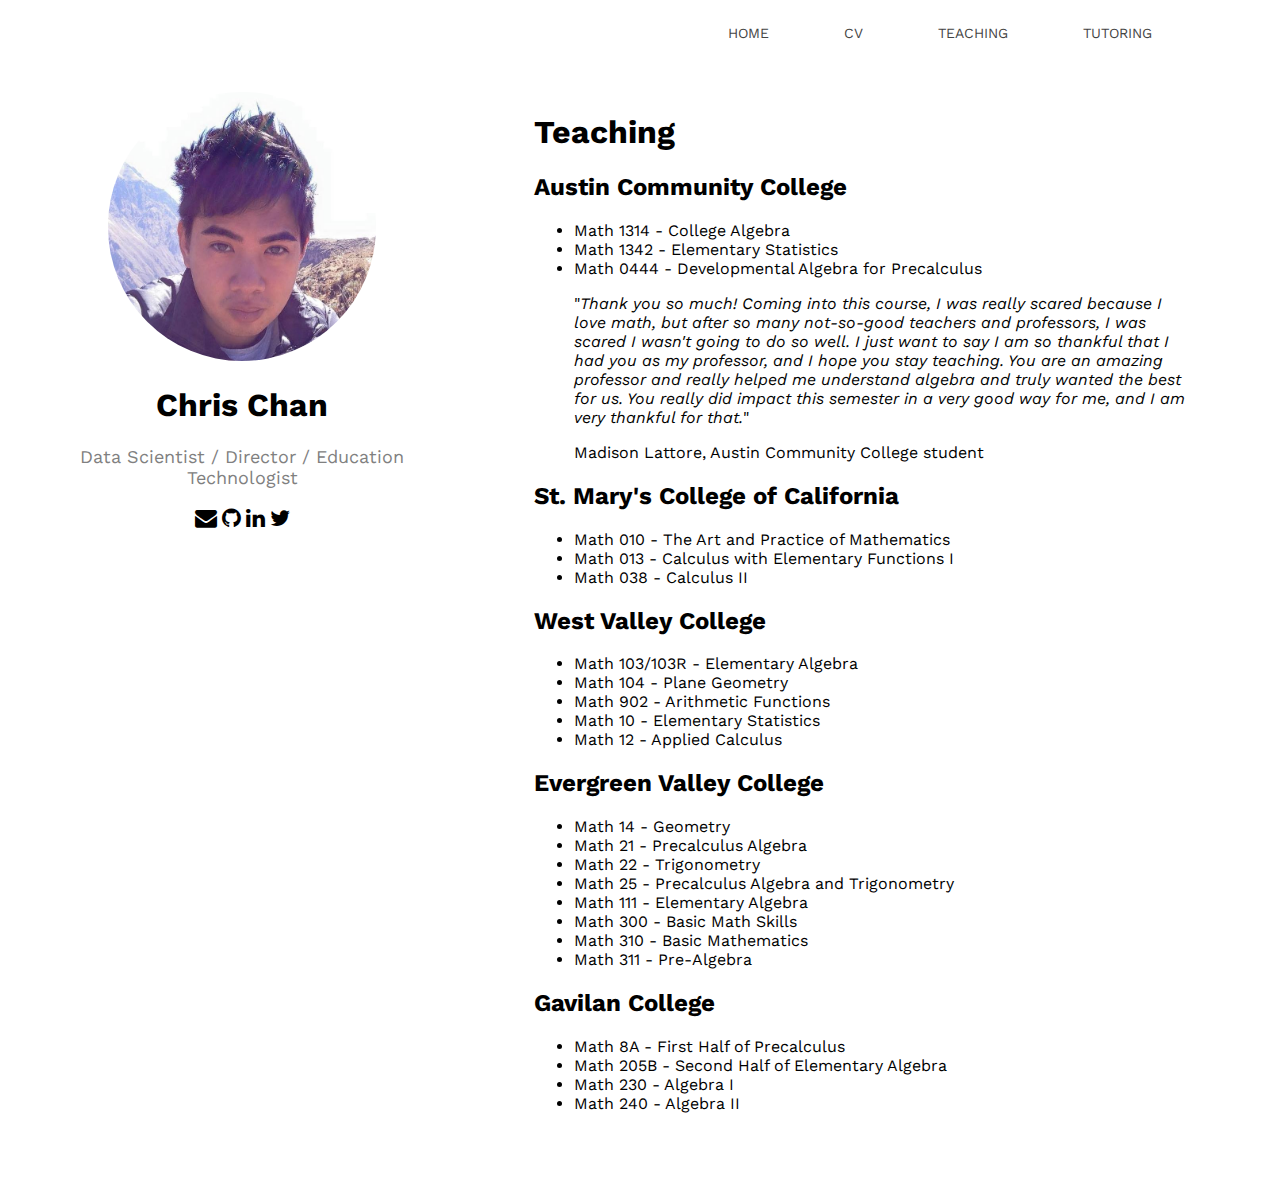
<file: teaching.html>
<!DOCTYPE html>
<html>
<head>
<link href='https://fonts.googleapis.com/css?family=Work Sans:300' rel='stylesheet'>
<link rel="stylesheet" href="https://cdnjs.cloudflare.com/ajax/libs/font-awesome/4.7.0/css/font-awesome.min.css">
<link href='css/styles.css' rel='stylesheet' type='text/css'>
<title>Chris Chan</title>
</head>

<body>
<header>
<div class="navcontainer">
<nav>
<ul>
<li><a href="/index.html">Home</a></li>
<li><a href="https://docs.google.com/document/d/1cmk44Nw9eTQXPitWF6oGFh3fMvASgZoDuuipjLZlSbU/edit?usp=sharing" target="_blank">CV</a></li>
<li><a href="/teaching.html">Teaching</a></li>
<li><a href="http://www.seasonlearning.com" target="_blank">Tutoring</a></li>
</ul>
</nav>
</div>
</header>
</body>

<div class="row">
<div class="card">
  <img src="/images/chris.jpeg" class ="img" alt="Chris" style="width:70%">
  <h1>Chris Chan</h1>
  <p class="title">Data Scientist / Director / Education Technologist </p>
  <a href="mailto:cjschan@gmail.com"><i class="fa fa-envelope"></i></a>
  <a href="https://github.com/cjschan" target="_blank"><i class="fa fa-github"></i></a>
  <a href="https://www.linkedin.com/in/cjschan/" target="_blank"><i class="fa fa-linkedin"></i></a>
  <a href="https://twitter.com/cjschan" target="_blank"><i class="fa fa-twitter"></i></a>
</div>

<div class="column">
  <h1>Teaching</h1>

  <h2>Austin Community College</h2>
  <ul>
    <li>Math 1314 - College Algebra</li>
    <li>Math 1342 - Elementary Statistics</li>
    <li>Math 0444 - Developmental Algebra for Precalculus</li>
  </ul>

  <blockquote>
    <p>
      "<i>Thank you so much! Coming into this course, I was really scared because
      I love math, but after so many not-so-good teachers and professors, I was
      scared I wasn't going to do so well. I just want to say I am so thankful
      that I had you as my professor, and I hope you stay teaching. You are an
      amazing professor and really helped me understand algebra and truly wanted
      the best for us. You really did impact this semester in a very good way
      for me, and I am very thankful for that.</i>"
    </p>
    <footer>Madison Lattore, Austin Community College student</footer>
  </blockquote>

  <h2>St. Mary's College of California</h2>
  <ul>
    <li>Math 010 - The Art and Practice of Mathematics</li>
    <li>Math 013 - Calculus with Elementary Functions I</li>
    <li>Math 038 - Calculus II</li>
  </ul>

  <h2>West Valley College</h2>
  <ul>
    <li>Math 103/103R - Elementary Algebra</li>
    <li>Math 104 - Plane Geometry</li>
    <li>Math 902 - Arithmetic Functions</li>
    <li>Math 10 - Elementary Statistics</li>
    <li>Math 12 - Applied Calculus</li>
  </ul>

  <h2>Evergreen Valley College</h2>
  <ul>
    <li>Math 14 - Geometry</li>
    <li>Math 21 - Precalculus Algebra</li>
    <li>Math 22 - Trigonometry</li>
    <li>Math 25 - Precalculus Algebra and Trigonometry</li>
    <li>Math 111 - Elementary Algebra</li>
    <li>Math 300 - Basic Math Skills</li>
    <li>Math 310 - Basic Mathematics</li>
    <li>Math 311 - Pre-Algebra</li>
  </ul>

  <h2>Gavilan College</h2>
  <ul>
    <li>Math 8A - First Half of Precalculus</li>
    <li>Math 205B - Second Half of Elementary Algebra</li>
    <li>Math 230 - Algebra I</li>
    <li>Math 240 - Algebra II</li>
  </ul>
</div>
</div>
</html>
</file>
<file: css/styles.css>
@import url('https://fonts.googleapis.com/css?family=Work+Sans:400,600');
body {
	margin: 0;
	background: #FFFFFF;
	font-family: 'Work Sans', sans-serif;
}

.navcontainer {
	width: 80%;
	margin: 0 auto;
}

header {
  background: #FFFFFF;
}

header::after {
  content: '';
  display: table;
  clear: both;
}

nav {
  float: right;
}

nav ul {
  margin: 0;
  padding: 0;
  list-style: none;
}

nav li {
  display: inline-block;
  margin-left: 70px;
  padding-top: 23px;
  position: relative;
}

nav a {
  color: #444;
  text-decoration: none;
  text-transform: uppercase;
  font-size: 14px;
}

nav a:hover {
  color: #000;
}

nav a::before {
  content: '';
  display: block;
  height: 5px;
  background-color: #444;

  position: absolute;
  top: 0;
  width: 0%;

  transition: all ease-in-out 250ms;
}

nav a:hover::before {
  width: 100%;
}

body {margin:0}

.summary {
	width: 80%;
	margin: 50px;
	height: 100%;
}

.card {
  width: 30%;
  margin: 50px;
  float: left;
  text-align: center;
}

.title {
  color: grey;
  font-size: 18px;
}

.img {
	border-radius: 50%;
}

button {
  border: none;
  outline: 0;
  display: inline-block;
  padding: 8px;
  color: white;
  background-color: #000;
  text-align: center;
  cursor: pointer;
  width: 100%;
  font-size: 18px;
}

a {
  text-decoration: none;
  font-size: 22px;
  color: black;
}

button:hover, a:hover {
  opacity: 0.7;
}

.row {
  display: flex;
}

.column {
  flex: 50%;
	width: 80%;
	margin: 50px;
}
</file>
